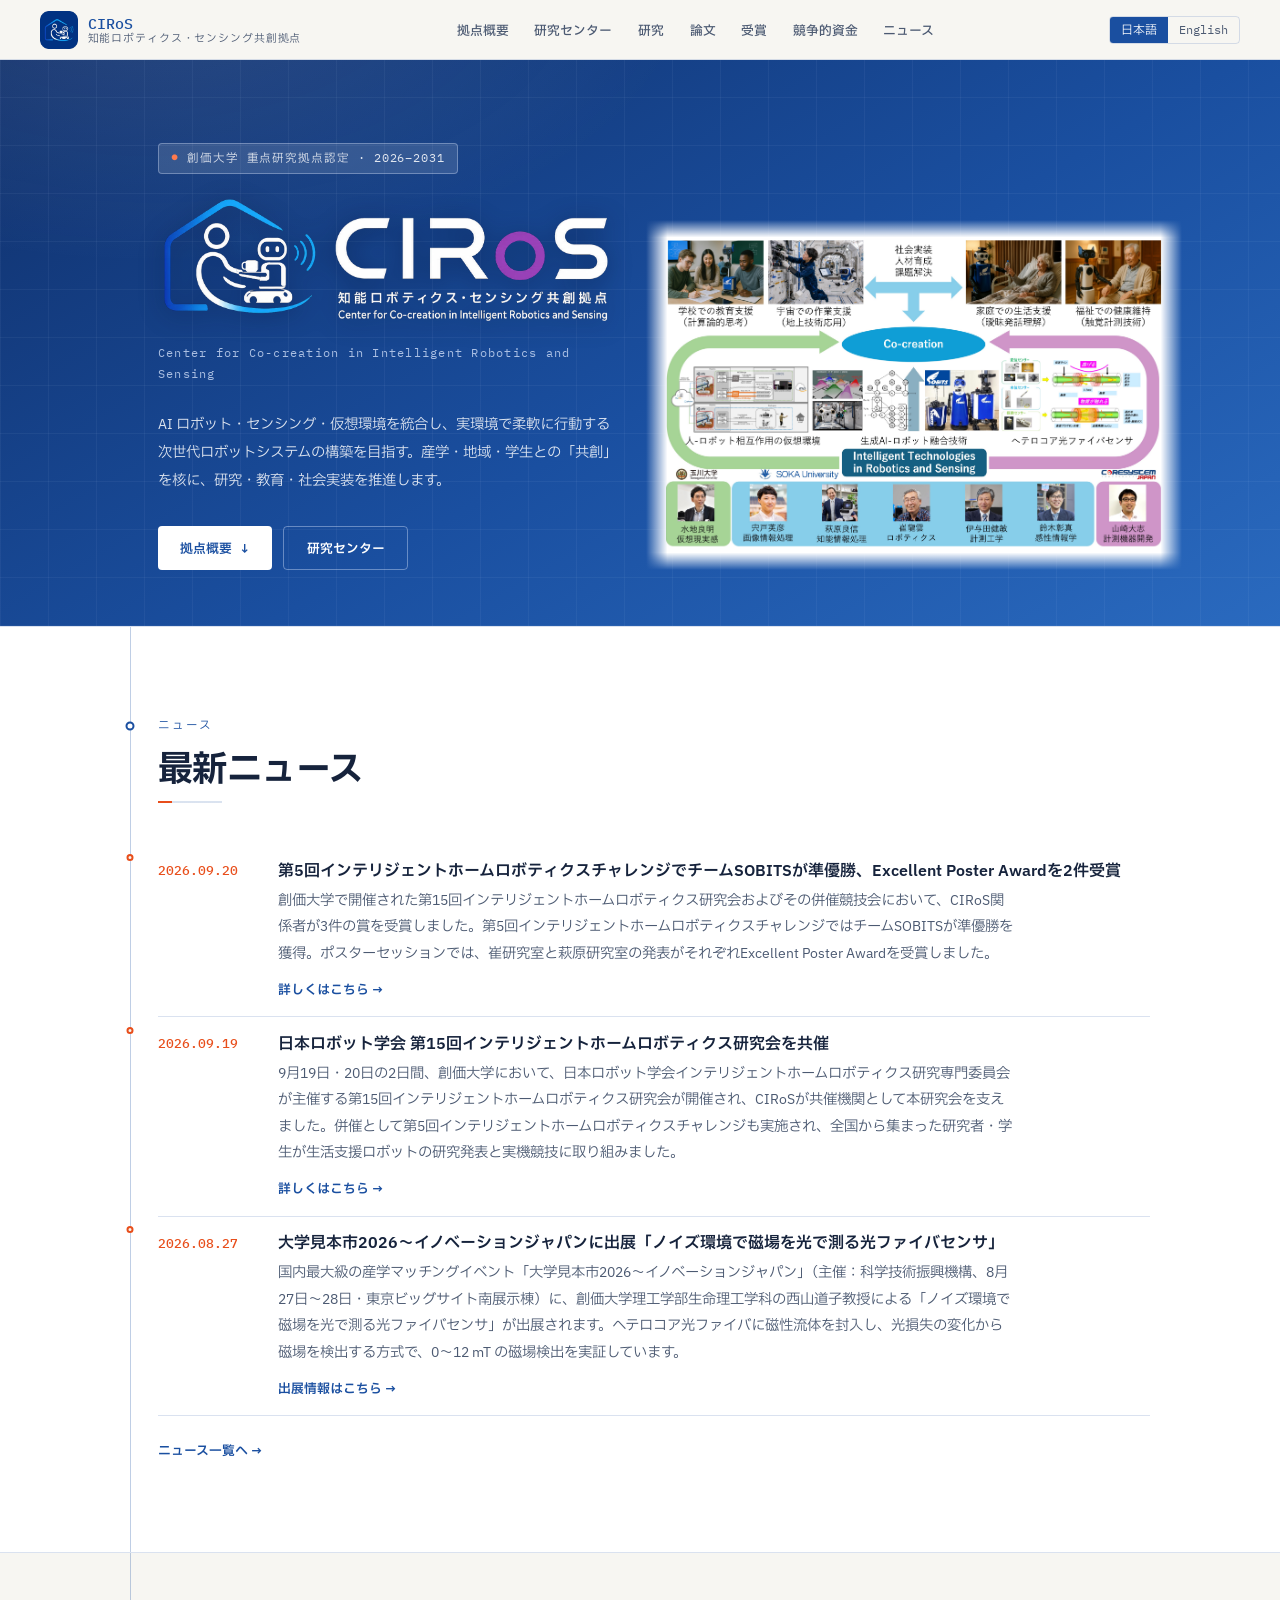
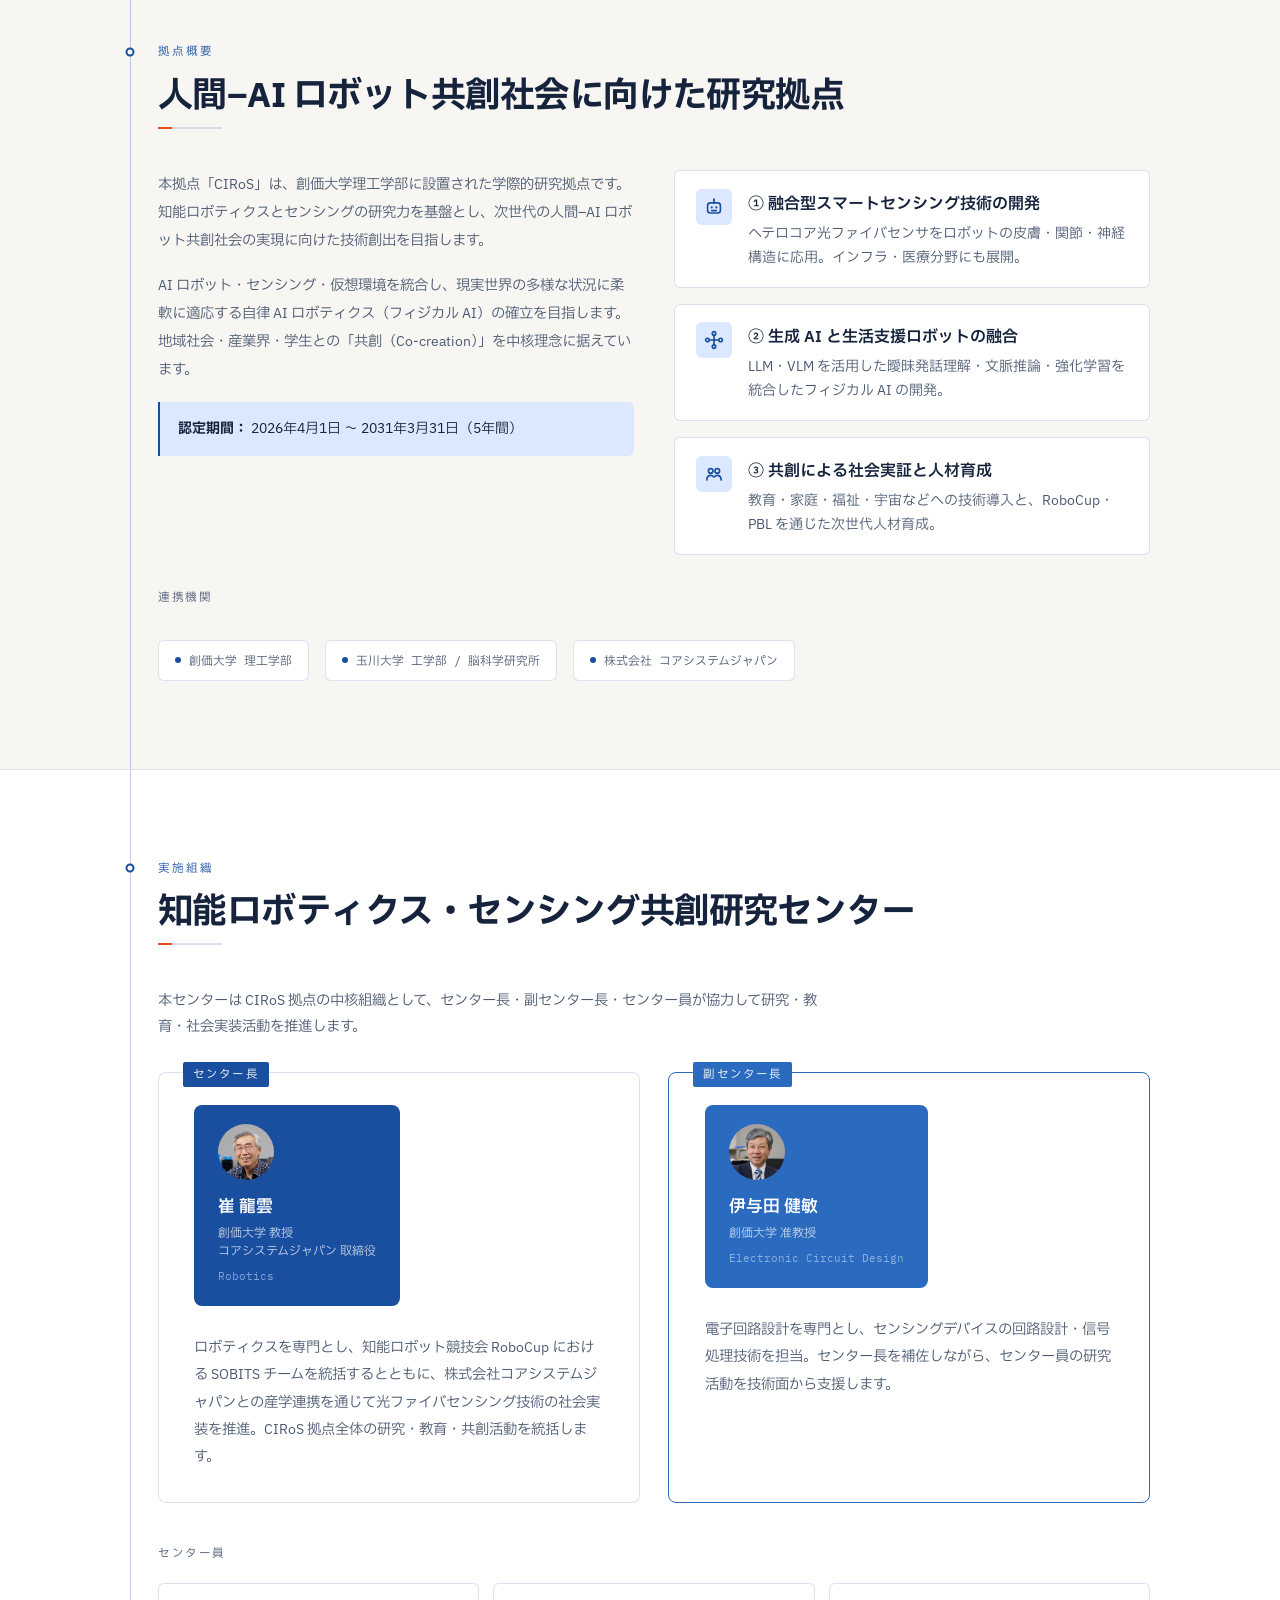
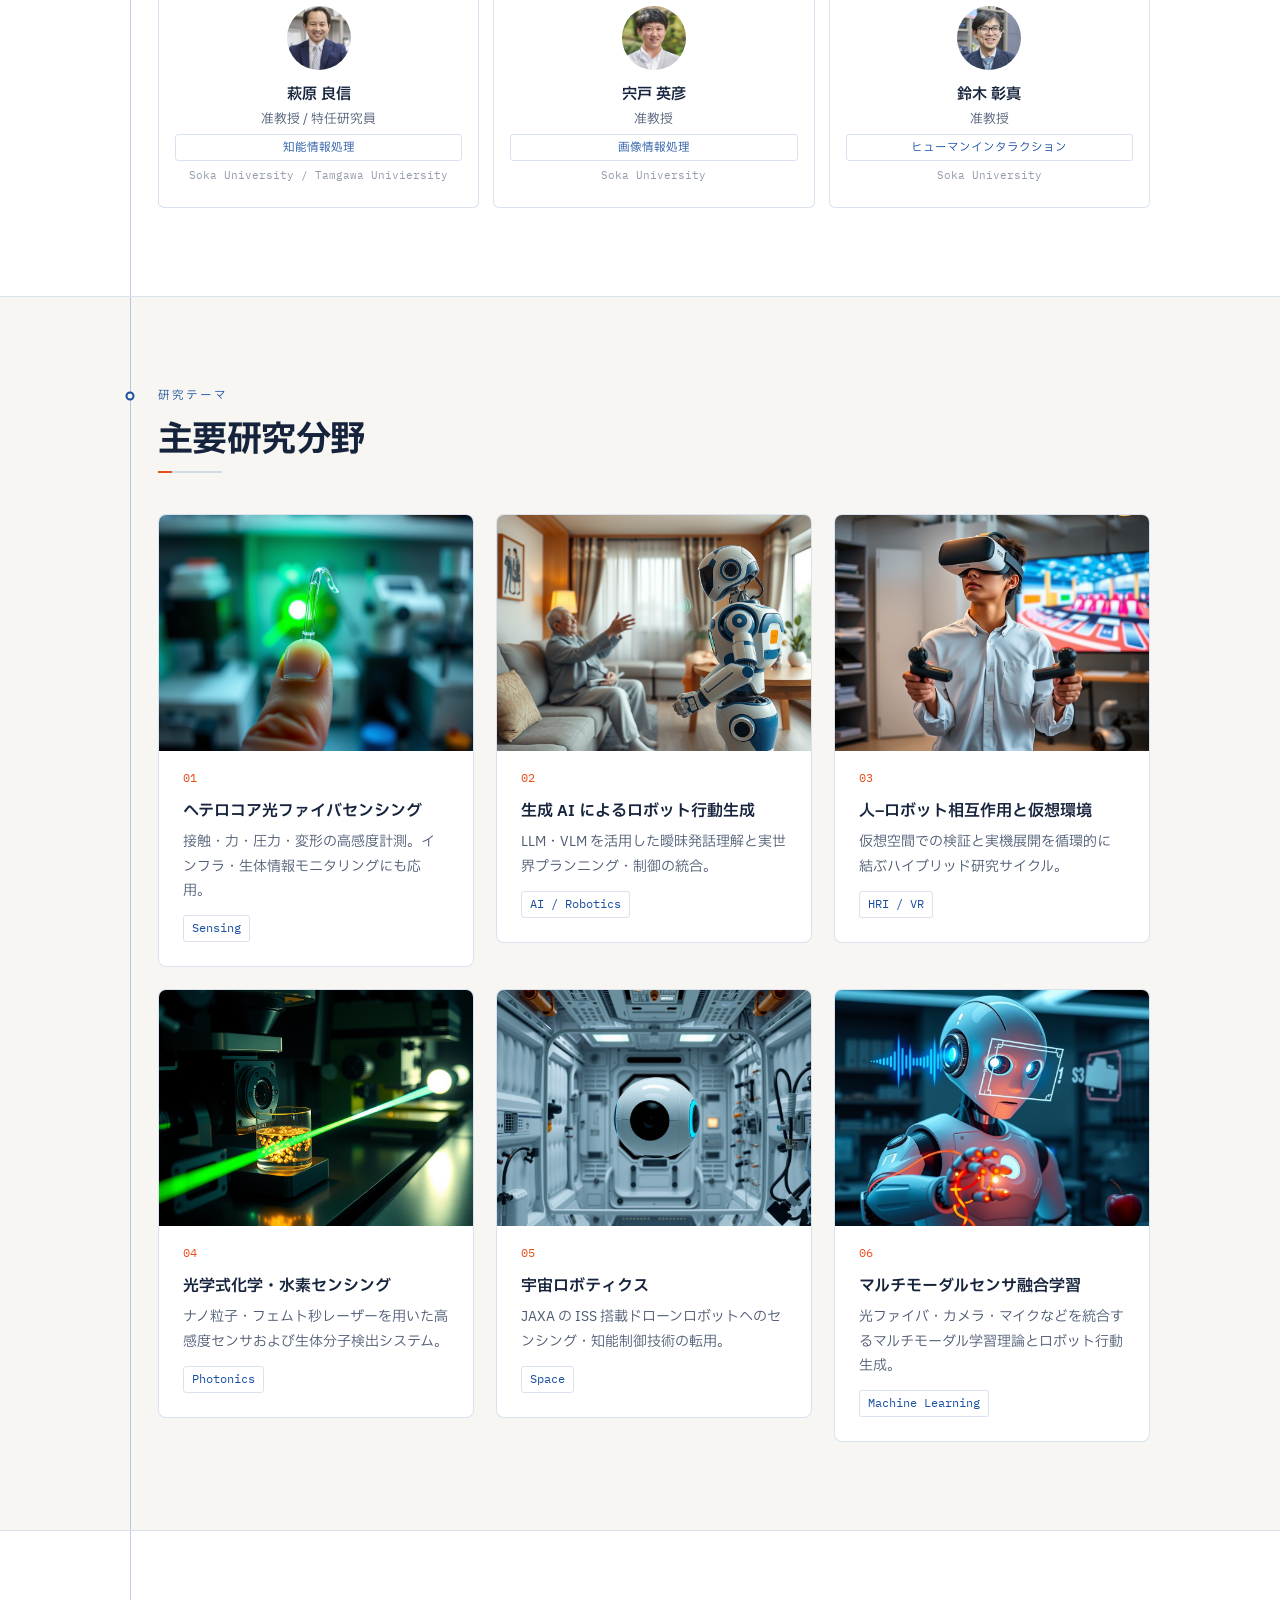
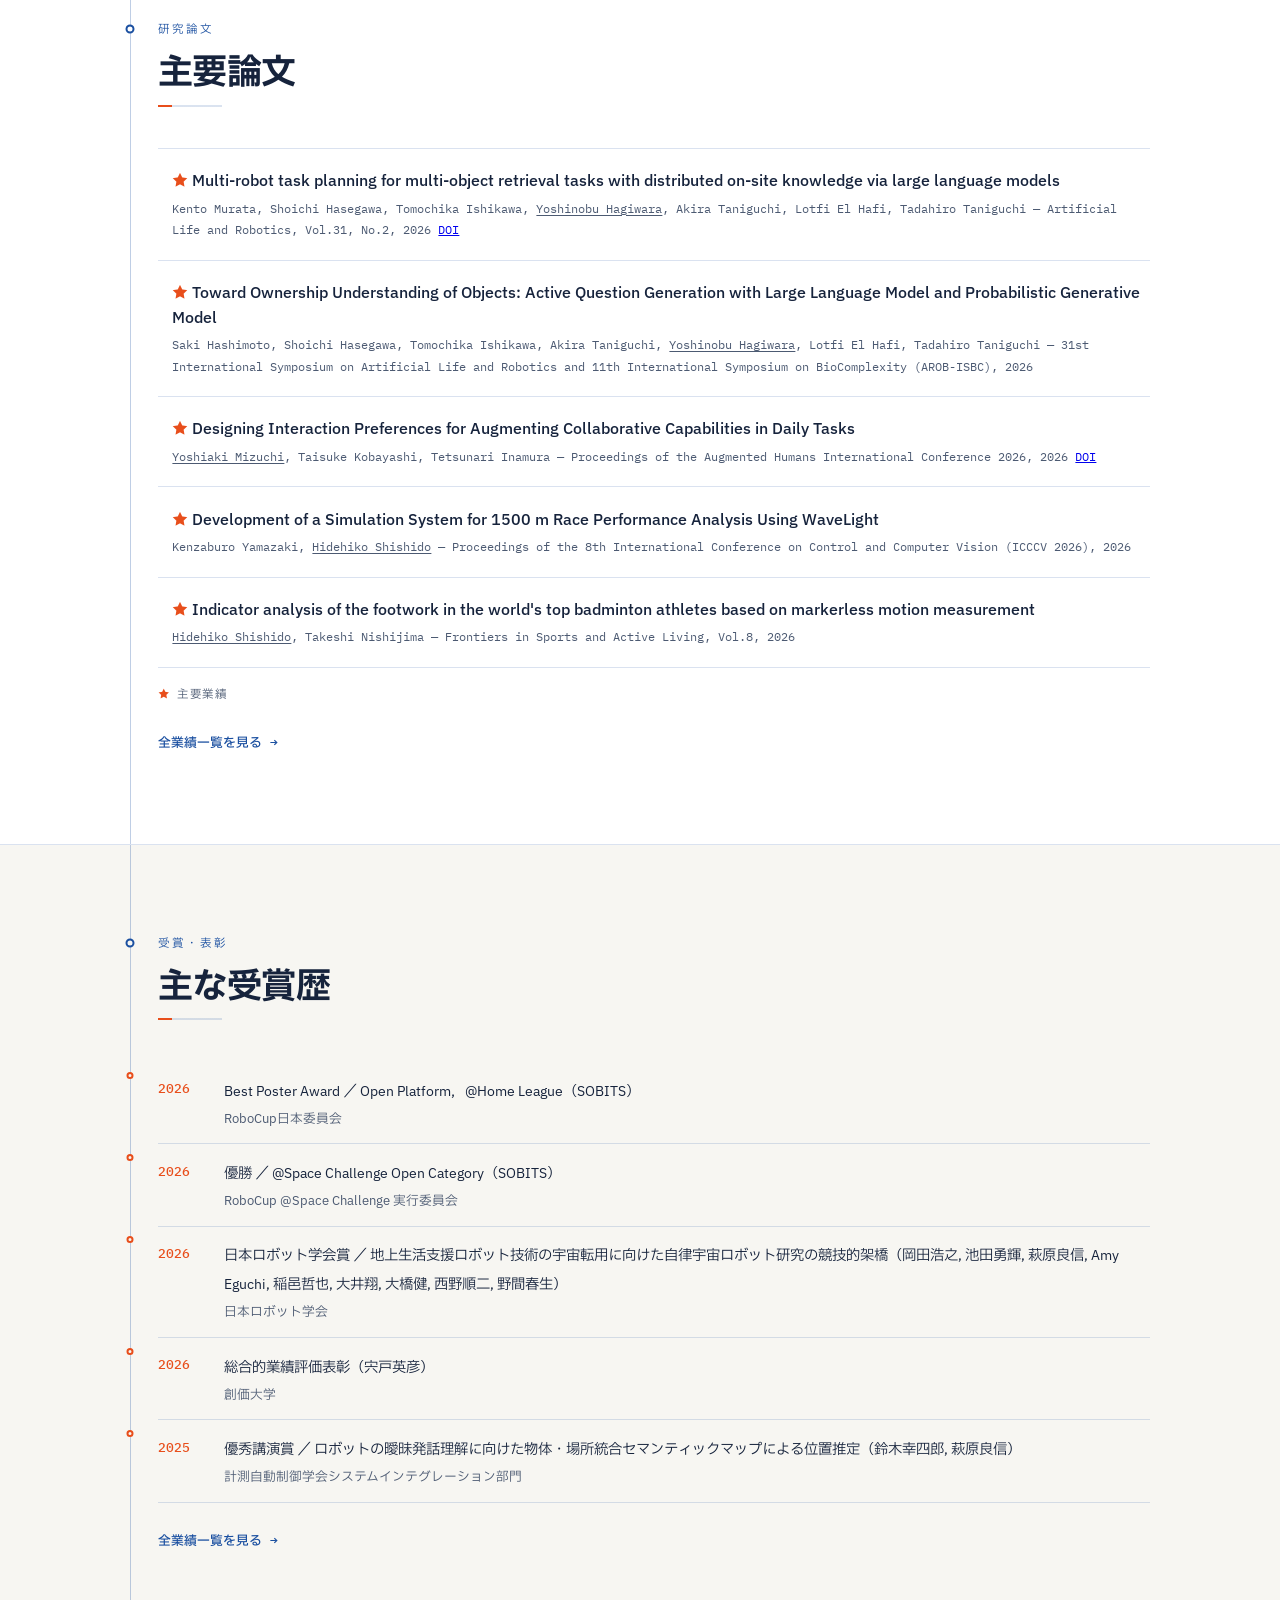
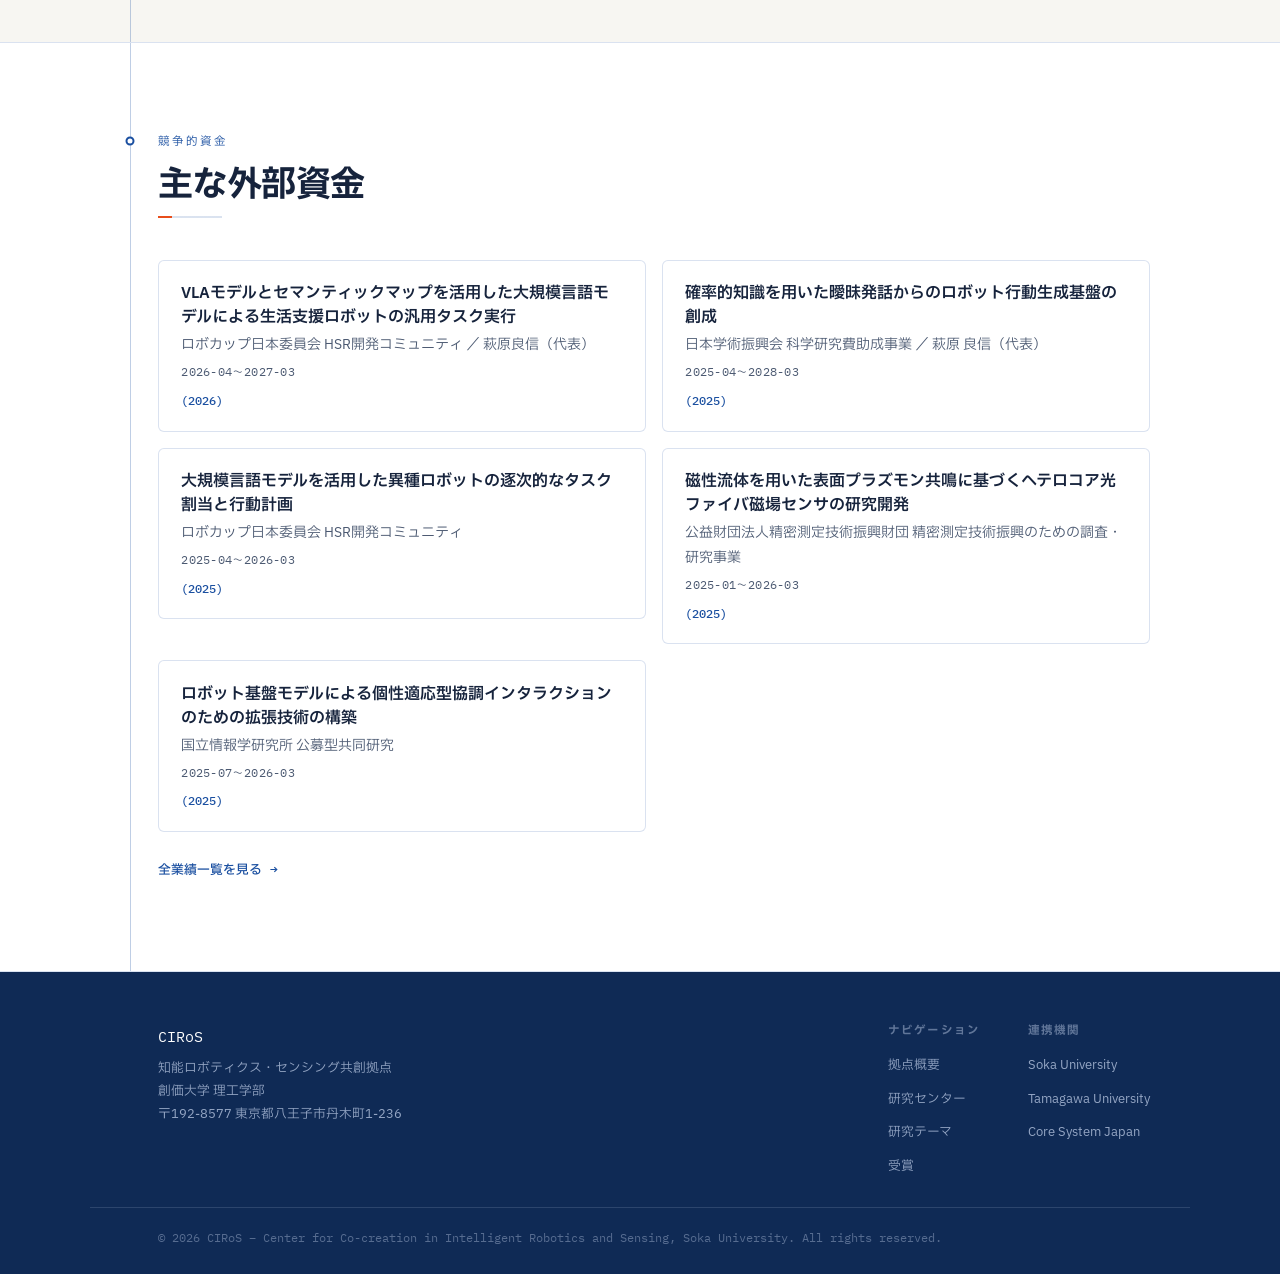
<file: index.html>
<!DOCTYPE html>
<html lang="ja">
<head>
  <meta charset="UTF-8">
  <meta name="viewport" content="width=device-width, initial-scale=1.0">
  <title>CIRoS – 知能ロボティクス・センシング共創拠点</title>

  <meta name="description" content="CIRoSは創価大学理工学部の重点研究拠点。AIロボット・センシング・仮想環境を統合し、人間とAIロボットが共創する社会の実現に向け研究・教育・社会実装を推進します。">
  <meta name="keywords" content="CIRoS,知能ロボティクス,センシング,共創拠点,創価大学,ヘテロコア光ファイバ,生成AI,フィジカルAI,RoboCup">
  <meta name="author" content="知能ロボティクス・センシング共創拠点（CIRoS）, 創価大学理工学部">
  <meta name="robots" content="index,follow">
  <meta name="theme-color" content="#1a4fa0">

  <link rel="preconnect" href="https://fonts.googleapis.com">
  <link href="https://fonts.googleapis.com/css2?family=IBM+Plex+Mono:wght@400;500&family=IBM+Plex+Sans+JP:wght@400;500;600;700&family=IBM+Plex+Sans:wght@400;500;600;700&display=swap" rel="stylesheet">
  <link rel="stylesheet" href="assets/css/styles.css">

    <link rel="canonical" href="https://ciros-soka.github.io/">
  <link rel="icon" type="image/svg+xml" href="favicon.svg">

  <meta property="og:title" content="CIRoS – 知能ロボティクス・センシング共創拠点">
  <meta property="og:description" content="創価大学理工学部の重点研究拠点。AIロボット・センシング・仮想環境を統合し、人間とAIロボットが共創する社会の実現を目指します。">
  <meta property="og:type" content="website">
  <meta property="og:url" content="https://ciros-soka.github.io/">
  <meta property="og:image" content="https://ciros-soka.github.io/assets/img/Overview.jpg">
  <meta property="og:locale" content="ja_JP">
  <meta property="og:locale:alternate" content="en_US">
  <meta property="og:site_name" content="CIRoS">

  <meta name="twitter:card" content="summary_large_image">
  <meta name="twitter:title" content="CIRoS – 知能ロボティクス・センシング共創拠点">
  <meta name="twitter:description" content="創価大学理工学部の重点研究拠点。AIロボット・センシング・仮想環境を統合し、人間とAIロボットが共創する社会の実現を目指します。">
  <meta name="twitter:image" content="https://ciros-soka.github.io/assets/img/Overview.jpg">
  
  <script type="application/ld+json">
  {
    "@context": "https://schema.org",
    "@type": "ResearchOrganization",
    "name": "知能ロボティクス・センシング共創拠点",
    "alternateName": "CIRoS",
    "url": "https://ciros-soka.github.io/",
    "logo": "https://ciros-soka.github.io/brand/logo_ciros_512.png",
    "image": "https://ciros-soka.github.io/assets/img/Overview.jpg",
    "description": "AIロボット・センシング・仮想環境を統合し、実環境で柔軟に行動する次世代ロボットシステムの構築を目指す創価大学理工学部の重点研究拠点。",
    "parentOrganization": {
      "@type": "CollegeOrUniversity",
      "name": "創価大学",
      "alternateName": "Soka University",
      "url": "https://www.soka.ac.jp"
    },
    "address": {
      "@type": "PostalAddress",
      "postalCode": "192-8577",
      "addressRegion": "東京都",
      "addressLocality": "八王子市",
      "streetAddress": "丹木町1-236",
      "addressCountry": "JP"
    },
    "member": [
      { "@type": "Person", "name": "崔龍雲", "jobTitle": "センター長 (Director)" },
      { "@type": "Person", "name": "伊与田健敏", "jobTitle": "副センター長 (Vice Director)" },
      { "@type": "Person", "name": "萩原良信", "jobTitle": "センター員 (Researcher)" },
      { "@type": "Person", "name": "宍戸英彦", "jobTitle": "センター員 (Researcher)" },
      { "@type": "Person", "name": "鈴木彰真", "jobTitle": "センター員 (Researcher)" }
    ],
    "foundingDate": "2026-04-01",
    "dissolutionDate": "2031-03-31"
  }
  </script>
  <!-- ==== /SEO ==== -->
  <script src="assets/js/renderer.js"></script>
<script>
  var GYOSEKI_OPTS = {
    url: 'data.json',
    targets: {
      publications: '#publications',
      fundings: '#grants',
      awards: '#awards'
    },
    lang: 'ja',
    maxItems: 5
  };
  GyosekiRenderer.init(GYOSEKI_OPTS);
</script>
</head>
<body>

<header>
  <nav aria-label="グローバルナビゲーション">
    <a class="nav-brand" href="#"><img class="nav-logo" src="favicon.svg" alt="CIRoS ロゴ"><div class="nb-txt">CIRoS<span lc="ja">知能ロボティクス・センシング共創拠点</span><span lc="en">Center for Co-creation in Intelligent Robotics &amp; Sensing</span></div></a>
    <button type="button" class="nav-toggle" id="navToggle" aria-expanded="false" aria-controls="navLinks" aria-label="メニューを開く">
      <span class="nav-toggle-bar"></span><span class="nav-toggle-bar"></span><span class="nav-toggle-bar"></span>
    </button>
    <ul class="nav-links" id="navLinks">
      <li><a href="#about"><span class="ij">拠点概要</span><span class="ie">About</span></a></li>
      <li><a href="#center"><span class="ij">研究センター</span><span class="ie">Center</span></a></li>
      <li><a href="#research"><span class="ij">研究</span><span class="ie">Research</span></a></li>
      <li><a href="#publications"><span class="ij">論文</span><span class="ie">Papers</span></a></li>
      <li><a href="#awards"><span class="ij">受賞</span><span class="ie">Awards</span></a></li>
      <li><a href="#grants"><span class="ij">競争的資金</span><span class="ie">Grants</span></a></li>
      <li><a href="news.html"><span class="ij">ニュース</span><span class="ie">News</span></a></li>
    </ul>
    <div class="lang-toggle">
      <button class="lang-btn active" onclick="setLang('ja')">日本語</button>
      <button class="lang-btn" onclick="setLang('en')">English</button>
    </div>
  </nav>
</header>

<main>

<div class="hero">
  <div class="hero-top">
    <div>
      <div class="hero-badge"><span lc="ja">創価大学 重点研究拠点認定 · 2026–2031</span><span lc="en">Designated Priority Research Hub, Soka University · 2026–2031</span></div>
      <h1 class="hero-title">
        <span class="hero-lockup-anim" role="img" aria-label="CIRoS - 知能ロボティクス・センシング共創拠点 / Center for Co-creation in Intelligent Robotics and Sensing"><img class="hl-base" src="brand/anim/lockup_base.webp" alt=""><img class="hl-part hl-robot" src="brand/anim/lockup_robot.webp" alt=""><img class="hl-part hl-cup" src="brand/anim/lockup_cup.webp" alt=""><img class="hl-part hl-waves" src="brand/anim/lockup_waves.webp" alt=""></span>
      </h1>
      <p class="hero-sub" lc="ja">Center for Co-creation in Intelligent Robotics and Sensing</p>
      <p class="hero-sub" lc="en">Priority Research Hub, Faculty of Science and Engineering, Soka University</p>
      <p class="hero-desc" lc="ja">AI ロボット・センシング・仮想環境を統合し、実環境で柔軟に行動する次世代ロボットシステムの構築を目指す。産学・地域・学生との「共創」を核に、研究・教育・社会実装を推進します。</p>
      <p class="hero-desc" lc="en">Integrating AI robotics, sensing, and virtual environments toward next-generation robotic systems — advancing research, education, and social implementation through co-creation.</p>
      <div class="hero-btns">
        <a href="#about" class="btn btn-w"><span lc="ja">拠点概要</span><span lc="en">About</span> ↓</a>
        <a href="#center" class="btn btn-ow"><span lc="ja">研究センター</span><span lc="en">Research Center</span></a>
      </div>
    </div>
    <div class="hero-img" lc="ja"><img src="assets/img/Overview.jpg" alt="CIRoS 概要図" loading="eager" fetchpriority="high"></div>
    <div class="hero-img" lc="en"><img src="assets/img/Overview_en.jpg" alt="CIRoS overview diagram" loading="lazy" decoding="async"></div>
  </div>
</div>

<!-- NEWS（新しい順） -->
<section id="news" class="white-section news-preview" aria-label="ニュース">
  <div class="container">
    <div class="slabel" lc="ja">ニュース</div><div class="slabel" lc="en">News</div>
    <h2 class="stitle" lc="ja">最新ニュース</h2><h2 class="stitle" lc="en">Latest News</h2>
    <div class="sdiv"></div>
    <!-- 新しい順に4件だけ載せる。全件とカテゴリ分類は news.html で管理する -->
    <ul class="alist">

      <li><article class="ai ni">
        <time class="ay" datetime="2026-09-20">2026.09.20</time>
        <div class="ni-body">
          <h3 class="ni-t" lc="ja">第5回インテリジェントホームロボティクスチャレンジでチームSOBITSが準優勝、Excellent Poster Awardを2件受賞</h3>
          <h3 class="ni-t" lc="en">Team SOBITS Takes Runner-up at the 5th Intelligent Home Robotics Challenge; Two Excellent Poster Awards</h3>
          <p class="ni-b" lc="ja">創価大学で開催された第15回インテリジェントホームロボティクス研究会およびその併催競技会において、CIRoS関係者が3件の賞を受賞しました。第5回インテリジェントホームロボティクスチャレンジではチームSOBITSが準優勝を獲得。ポスターセッションでは、崔研究室と萩原研究室の発表がそれぞれExcellent Poster Awardを受賞しました。</p>
          <p class="ni-b" lc="en">CIRoS-affiliated teams and members received three awards at the 15th Workshop on Intelligent Home Robotics and its co-located competition, held at Soka University. Team SOBITS placed second in the 5th Intelligent Home Robotics Challenge, and poster presentations from the Choi and Hagiwara laboratories each received an Excellent Poster Award.</p>
          <a class="ni-link" href="news/20260919-ihr15/article.html"><span lc="ja">詳しくはこちら →</span><span lc="en">Read more →</span></a>
        </div>
      </article></li>

      <li><article class="ai ni">
        <time class="ay" datetime="2026-09-19">2026.09.19</time>
        <div class="ni-body">
          <h3 class="ni-t" lc="ja">日本ロボット学会 第15回インテリジェントホームロボティクス研究会を共催</h3>
          <h3 class="ni-t" lc="en">CIRoS Co-hosts the 15th Workshop on Intelligent Home Robotics (RSJ)</h3>
          <p class="ni-b" lc="ja">9月19日・20日の2日間、創価大学において、日本ロボット学会インテリジェントホームロボティクス研究専門委員会が主催する第15回インテリジェントホームロボティクス研究会が開催され、CIRoSが共催機関として本研究会を支えました。併催として第5回インテリジェントホームロボティクスチャレンジも実施され、全国から集まった研究者・学生が生活支援ロボットの研究発表と実機競技に取り組みました。</p>
          <p class="ni-b" lc="en">On September 19–20, the 15th Workshop on Intelligent Home Robotics, organized by the Technical Committee on Intelligent Home Robotics of the Robotics Society of Japan, was held at Soka University with CIRoS serving as a co-host. The 5th Intelligent Home Robotics Challenge was held alongside it, bringing together researchers and students from across Japan for presentations and robot competition on assistive robotics.</p>
          <a class="ni-link" href="news/20260919-ihr15/article.html"><span lc="ja">詳しくはこちら →</span><span lc="en">Read more →</span></a>
        </div>
      </article></li>

      <li><article class="ai ni">
        <time class="ay" datetime="2026-08-27">2026.08.27</time>
        <div class="ni-body">
          <h3 class="ni-t" lc="ja">大学見本市2026〜イノベーションジャパンに出展「ノイズ環境で磁場を光で測る光ファイバセンサ」</h3>
          <h3 class="ni-t" lc="en">Exhibiting at University Fair 2026 – Innovation Japan: "Optical Fiber Sensor for Measuring Magnetic Fields with Light in Noisy Environments"</h3>
          <p class="ni-b" lc="ja">国内最大級の産学マッチングイベント「大学見本市2026〜イノベーションジャパン」（主催：科学技術振興機構、8月27日〜28日・東京ビッグサイト南展示棟）に、創価大学理工学部生命理工学科の西山道子教授による「ノイズ環境で磁場を光で測る光ファイバセンサ」が出展されます。ヘテロコア光ファイバに磁性流体を封入し、光損失の変化から磁場を検出する方式で、0〜12 mT の磁場検出を実証しています。</p>
          <p class="ni-b" lc="en">"Optical Fiber Sensor for Measuring Magnetic Fields with Light in Noisy Environments," developed by Professor Michiko Nishiyama of the Faculty of Science and Engineering, Soka University, will be exhibited at University Fair 2026 – Innovation Japan (organized by JST, August 27–28, Tokyo Big Sight), one of Japan's largest industry–academia matching events.</p>
          <a class="ni-link" href="https://innovationjapan.jst.go.jp/o002/" target="_blank" rel="noopener noreferrer"><span lc="ja">出展情報はこちら →</span><span lc="en">Exhibit details →</span></a>
        </div>
      </article></li>

      <li><article class="ai ni">
        <time class="ay" datetime="2026-08-07">2026.08.07</time>
        <div class="ni-body">
          <h3 class="ni-t" lc="ja">第1回センター委員会を開催</h3>
          <h3 class="ni-t" lc="en">The First Center Committee Meeting Was Held</h3>
          <p class="ni-b" lc="ja">創価大学理工学部に設置された知能ロボティクス・センシング共創研究センターの第1回センター委員会を開催しました。センター員5名が出席し、センターの設置経緯と体制、規定に定められた主な事業、重点研究拠点および重点研究推進プロジェクトとの関係、今後の活動計画について確認しました。</p>
          <p class="ni-b" lc="en">The first Center Committee meeting of the Research Center for Co-creation in Intelligent Robotics and Sensing was held at Soka University. All five center members attended and reviewed the center's structure, its principal activities, its relationship with the Priority Research Hub and the Priority Research Promotion Project, and the activity plan going forward.</p>
          <a class="ni-link" href="news/20260807-center-meeting-1/article.html"><span lc="ja">詳しくはこちら →</span><span lc="en">Read more →</span></a>
        </div>
      </article></li>


      

    </ul>
    <p style="margin-top: 1.2rem;"><a class="ni-link" href="news.html"><span lc="ja">ニュース一覧へ →</span><span lc="en">All news →</span></a></p>
  </div>
</section>

<!-- ABOUT -->
<section id="about" aria-label="拠点概要">
  <div class="container">
    <div class="slabel" lc="ja">拠点概要</div><div class="slabel" lc="en">About the Hub</div>
    <h2 class="stitle" lc="ja">人間–AI ロボット共創社会に向けた研究拠点</h2>
    <h2 class="stitle" lc="en">A Research Hub Toward a Human–AI Robotic Co-creation Society</h2>
    <div class="sdiv"></div>
    <div class="about-grid">
      <div>
        <p class="about-p" lc="ja">本拠点「CIRoS」は、創価大学理工学部に設置された学際的研究拠点です。知能ロボティクスとセンシングの研究力を基盤とし、次世代の人間–AI ロボット共創社会の実現に向けた技術創出を目指します。</p>
        <p class="about-p" lc="en">CIRoS is an interdisciplinary research hub established in the Faculty of Science and Technology at Soka University, driving technological innovation toward a next-generation human–AI robotic co-creation society.</p>
        <p class="about-p" lc="ja">AI ロボット・センシング・仮想環境を統合し、現実世界の多様な状況に柔軟に適応する自律 AI ロボティクス（フィジカル AI）の確立を目指します。地域社会・産業界・学生との「共創（Co-creation）」を中核理念に据えています。</p>
        <p class="about-p" lc="en">The hub pursues physical AI — autonomous systems adapting flexibly to diverse real-world situations. Co-creation with industry, communities, and students is a core principle.</p>
        <div class="notice">
          <strong lc="ja">認定期間：</strong><strong lc="en">Accreditation: </strong>
          <span lc="ja">2026年4月1日 〜 2031年3月31日（5年間）</span>
          <span lc="en">April 1, 2026 – March 31, 2031 (5 years)</span>
        </div>
      </div>
      <div class="feat-list">
        <div class="feat">
          <div class="feat-ic" aria-hidden="true"><svg viewBox="0 0 24 24" width="22" height="22" fill="none" stroke="currentColor" stroke-width="1.8" stroke-linecap="round" stroke-linejoin="round"><rect x="5" y="7.5" width="14" height="11" rx="3"/><path d="M12 7.5 V4.6"/><circle cx="12" cy="3.6" r="1.1" fill="currentColor" stroke="none"/><circle cx="9.5" cy="12.5" r="1.2" fill="currentColor" stroke="none"/><circle cx="14.5" cy="12.5" r="1.2" fill="currentColor" stroke="none"/><path d="M9.5 16 h5"/></svg></div>
          <div><div class="feat-t" lc="ja">① 融合型スマートセンシング技術の開発</div><div class="feat-t" lc="en">① Smart Sensing Integration</div><div class="feat-b" lc="ja">ヘテロコア光ファイバセンサをロボットの皮膚・関節・神経構造に応用。インフラ・医療分野にも展開。</div><div class="feat-b" lc="en">Hetero-core fiber optic sensors applied to robot skin, joints, and neural structures. Extended to infrastructure and medical fields.</div></div>
        </div>
        <div class="feat">
          <div class="feat-ic" aria-hidden="true"><svg viewBox="0 0 24 24" width="22" height="22" fill="none" stroke="currentColor" stroke-width="1.8" stroke-linecap="round" stroke-linejoin="round"><circle cx="12" cy="4.8" r="1.9"/><circle cx="4.8" cy="12" r="1.9"/><circle cx="19.2" cy="12" r="1.9"/><circle cx="12" cy="19.2" r="1.9"/><circle cx="12" cy="12" r="1.5" fill="currentColor" stroke="none"/><path d="M12 6.7 V10.5 M12 13.5 V17.3 M6.7 12 H10.5 M13.5 12 H17.3"/></svg></div>
          <div><div class="feat-t" lc="ja">② 生成 AI と生活支援ロボットの融合</div><div class="feat-t" lc="en">② Generative AI × Assistive Robots</div><div class="feat-b" lc="ja">LLM・VLM を活用した曖昧発話理解・文脈推論・強化学習を統合したフィジカル AI の開発。</div><div class="feat-b" lc="en">Integrating LLMs and VLMs for ambiguous speech understanding, contextual reasoning, and physical AI.</div></div>
        </div>
        <div class="feat">
          <div class="feat-ic" aria-hidden="true"><svg viewBox="0 0 24 24" width="22" height="22" fill="none" stroke="currentColor" stroke-width="1.8" stroke-linecap="round" stroke-linejoin="round"><circle cx="8.4" cy="8.6" r="2.5"/><path d="M4.2 18.6 c0-3.2 1.9-5.1 4.2-5.1 c1.3 0 2.4 .6 3.2 1.6"/><circle cx="15.6" cy="8.6" r="2.5"/><path d="M12.4 15.1 c.8-1 1.9-1.6 3.2-1.6 c2.3 0 4.2 1.9 4.2 5.1"/></svg></div>
          <div><div class="feat-t" lc="ja">③ 共創による社会実証と人材育成</div><div class="feat-t" lc="en">③ Social Implementation &amp; Education</div><div class="feat-b" lc="ja">教育・家庭・福祉・宇宙などへの技術導入と、RoboCup・PBL を通じた次世代人材育成。</div><div class="feat-b" lc="en">Deploying technology across education, home, welfare, and space, and nurturing researchers via RoboCup and PBL.</div></div>
        </div>
      </div>
    </div>
    <p class="partners-label" lc="ja">連携機関</p>
    <p class="partners-label" lc="en">Partner Institutions</p>
    <ul class="partners">
      <li class="partner-tag" lc="ja"><span class="dot" aria-hidden="true"></span>創価大学 理工学部</li>
      <li class="partner-tag" lc="en"><span class="dot" aria-hidden="true"></span>Soka University, Faculty of Science and Engineering</li>
      <li class="partner-tag" lc="ja"><span class="dot" aria-hidden="true"></span>玉川大学 工学部 / 脳科学研究所</li>
      <li class="partner-tag" lc="en"><span class="dot" aria-hidden="true"></span>Tamagawa University, College of Engineering / Brain Science Institute</li>
      <li class="partner-tag" lc="ja"><span class="dot" aria-hidden="true"></span>株式会社 コアシステムジャパン</li>
      <li class="partner-tag" lc="en"><span class="dot" aria-hidden="true"></span>Core System Japan Co., Ltd.</li>
    </ul>
  </div>
</section>

<!-- CENTER -->
<section id="center" class="white-section" aria-label="実施組織">
  <div class="container">
    <div class="slabel" lc="ja">実施組織</div><div class="slabel" lc="en">Implementing Organization</div>
    <h2 class="stitle" lc="ja">知能ロボティクス・センシング共創研究センター</h2>
    <h2 class="stitle" lc="en">Intelligent Robotics &amp; Sensing Co-creation Research Center</h2>
    <div class="sdiv"></div>
    <p class="lead-desc" lc="ja">本センターは CIRoS 拠点の中核組織として、センター長・副センター長・センター員が協力して研究・教育・社会実装活動を推進します。</p>
    <p class="lead-desc" lc="en">As the core organization of the CIRoS hub, the center drives research, education, and social implementation through the collaboration of its director, vice director, and researchers.</p>

    <div class="center-duo">
    <div class="center-box">
      <div class="center-box-label" lc="ja">センター長</div>
      <div class="center-box-label" lc="en">Director</div>
      <div class="lead-row">
        <div class="lead-card">
          <div class="lead-av"><img src="assets/img/choi.jpg" alt="崔 龍雲" loading="lazy" decoding="async" width="598" height="598"></div>
          <div class="lead-card-name">崔 龍雲</div>
          <div class="lead-card-role" lc="ja">創価大学 教授<br>コアシステムジャパン 取締役</div>
          <div class="lead-card-role" lc="en">Professor, Soka Univ.<br>Director, CoreSystem Japan</div>
          <div class="lead-card-tag">Robotics</div>
        </div>
        <div class="lead-bio">
          <span lc="ja">ロボティクスを専門とし、知能ロボット競技会 RoboCup における SOBITS チームを統括するとともに、株式会社コアシステムジャパンとの産学連携を通じて光ファイバセンシング技術の社会実装を推進。CIRoS 拠点全体の研究・教育・共創活動を統括します。</span>
          <span lc="en">Specializes in robotics, directing the SOBITS team at RoboCup while driving social implementation of fiber optic sensing technology through industry-academia collaboration with Core System Japan. Oversees all research, education, and co-creation activities of the CIRoS hub.</span>
        </div>
      </div>
    </div>

    <div class="center-box center-box--vice">
      <div class="center-box-label" lc="ja">副センター長</div>
      <div class="center-box-label" lc="en">Vice Director</div>
      <div class="lead-row">
        <div class="lead-card lead-card--vice">
          <div class="lead-av"><img src="assets/img/iyota.jpg" alt="伊与田 健敏" loading="lazy" decoding="async" width="1480" height="598"></div>
          <div class="lead-card-name">伊与田 健敏</div>
          <div class="lead-card-role" lc="ja">創価大学 准教授</div>
          <div class="lead-card-role" lc="en">Assoc. Prof., Soka Univ.</div>
          <div class="lead-card-tag">Electronic Circuit Design</div>
        </div>
        <div class="lead-bio">
          <span lc="ja">電子回路設計を専門とし、センシングデバイスの回路設計・信号処理技術を担当。センター長を補佐しながら、センター員の研究活動を技術面から支援します。</span>
          <span lc="en">Specializes in electronic circuit design, responsible for circuit design and signal processing for sensing devices. Plays a central role in implementing hetero-core fiber optic sensor systems, supporting the director and providing technical guidance to center researchers.</span>
        </div>
      </div>
    </div>
    </div>

    <div class="member-box">
      <div class="members-label" lc="ja">センター員</div>
      <div class="members-label" lc="en">Center Researchers</div>
      <ul class="member-row">
        <li><article class="mc"><div class="mc-av"><img src="assets/img/hagiwara.jpg" alt="萩原 良信" loading="lazy" decoding="async" width="596" height="596"></div><div class="mc-n">萩原 良信</div><div class="mc-r" lc="ja">准教授 / 特任研究員</div><div class="mc-r" lc="en">Assoc. Prof.</div><div class="mc-f" lc="ja">知能情報処理</div><div class="mc-f" lc="en">Intelligent Info.</div><div class="mc-inst">Soka University / Tamgawa Univiersity</div></article></li>
        <li><article class="mc"><div class="mc-av"><img src="assets/img/shishido.jpg" alt="宍戸 英彦" loading="lazy" decoding="async" width="596" height="596"></div><div class="mc-n">宍戸 英彦</div><div class="mc-r" lc="ja">准教授</div><div class="mc-r" lc="en">Assoc. Prof.</div><div class="mc-f" lc="ja">画像情報処理</div><div class="mc-f" lc="en">Image Processing</div><div class="mc-inst">Soka University</div></article></li>
        <li><article class="mc"><div class="mc-av"><img src="assets/img/suzuki.jpg" alt="鈴木 彰真" loading="lazy" decoding="async" width="1024" height="1024"></div><div class="mc-n">鈴木 彰真</div><div class="mc-r" lc="ja">准教授</div><div class="mc-r" lc="en">Assoc. Prof.</div><div class="mc-f" lc="ja">ヒューマンインタラクション</div><div class="mc-f" lc="en">Human Interaction</div><div class="mc-inst">Soka University</div></article></li>
      </ul>
    </div>
  </div>
</section>

<!-- RESEARCH -->
<section id="research" aria-label="研究テーマ">
  <div class="container">
    <div class="slabel" lc="ja">研究テーマ</div><div class="slabel" lc="en">Research Topics</div>
    <h2 class="stitle" lc="ja">主要研究分野</h2><h2 class="stitle" lc="en">Key Research Areas</h2>
    <div class="sdiv"></div>
    <ul class="rgrid">
      <li><article class="rc"><div class="rc-img"><img src="assets/img/r01_fiber.jpg" alt="ヘテロコア光ファイバセンサの実験イメージ" loading="lazy" width="1024" height="768"></div><div class="rc-n" aria-hidden="true">01</div><div class="rc-t" lc="ja">ヘテロコア光ファイバセンシング</div><div class="rc-t" lc="en">Hetero-core Fiber Optic Sensing</div><div class="rc-b" lc="ja">接触・力・圧力・変形の高感度計測。インフラ・生体情報モニタリングにも応用。</div><div class="rc-b" lc="en">High-sensitivity measurement of contact, force, pressure, deformation. Applied to infrastructure and biomedical monitoring.</div><span class="rc-tag">Sensing</span></article></li>
      <li><article class="rc"><div class="rc-img"><img src="assets/img/r02_genai.jpg" alt="生成AIで行動するサービスロボット" loading="lazy" width="1024" height="768"></div><div class="rc-n" aria-hidden="true">02</div><div class="rc-t" lc="ja">生成 AI によるロボット行動生成</div><div class="rc-t" lc="en">LLM-based Robot Action Generation</div><div class="rc-b" lc="ja">LLM・VLM を活用した曖昧発話理解と実世界プランニング・制御の統合。</div><div class="rc-b" lc="en">Integration of LLMs/VLMs for ambiguous speech understanding and real-world planning and control.</div><span class="rc-tag">AI / Robotics</span></article></li>
      <li><article class="rc"><div class="rc-img"><img src="assets/img/r03_hri_vr.jpg" alt="VR仮想環境と実機ロボットの連携" loading="lazy" width="1024" height="768"></div><div class="rc-n" aria-hidden="true">03</div><div class="rc-t" lc="ja">人–ロボット相互作用と仮想環境</div><div class="rc-t" lc="en">Human-Robot Interaction &amp; VR</div><div class="rc-b" lc="ja">仮想空間での検証と実機展開を循環的に結ぶハイブリッド研究サイクル。</div><div class="rc-b" lc="en">Hybrid cycle linking virtual validation with real-robot deployment.</div><span class="rc-tag">HRI / VR</span></article></li>
      <li><article class="rc"><div class="rc-img"><img src="assets/img/r04_optical_chem.jpg" alt="フェムト秒レーザーによる光学化学センシング" loading="lazy" width="1024" height="768"></div><div class="rc-n" aria-hidden="true">04</div><div class="rc-t" lc="ja">光学式化学・水素センシング</div><div class="rc-t" lc="en">Optical Chemical &amp; Hydrogen Sensing</div><div class="rc-b" lc="ja">ナノ粒子・フェムト秒レーザーを用いた高感度センサおよび生体分子検出システム。</div><div class="rc-b" lc="en">Highly sensitive optical sensors using nanoparticles and femtosecond lasers for hydrogen and biomolecule detection.</div><span class="rc-tag">Photonics</span></article></li>
      <li><article class="rc"><div class="rc-img"><img src="assets/img/r05_space.jpg" alt="ISS内を飛行する球体ドローンロボット" loading="lazy" width="1024" height="768"></div><div class="rc-n" aria-hidden="true">05</div><div class="rc-t" lc="ja">宇宙ロボティクス</div><div class="rc-t" lc="en">Space Robotics</div><div class="rc-b" lc="ja">JAXA の ISS 搭載ドローンロボットへのセンシング・知能制御技術の転用。</div><div class="rc-b" lc="en">Transfer of sensing and intelligent control technology to JAXA's ISS drone robot.</div><span class="rc-tag">Space</span></article></li>
      <li><article class="rc"><div class="rc-img"><img src="assets/img/r06_multimodal.jpg" alt="マルチモーダルセンサを備えたロボット" loading="lazy" width="1024" height="768"></div><div class="rc-n" aria-hidden="true">06</div><div class="rc-t" lc="ja">マルチモーダルセンサ融合学習</div><div class="rc-t" lc="en">Multimodal Sensor Fusion</div><div class="rc-b" lc="ja">光ファイバ・カメラ・マイクなどを統合するマルチモーダル学習理論とロボット行動生成。</div><div class="rc-b" lc="en">Multimodal learning theory integrating fiber optic, camera, and microphone data for robot behavior generation.</div><span class="rc-tag">Machine Learning</span></article></li>
    </ul>
  </div>
</section>

<!-- PUBLICATIONS -->
<section id="publications" class="white-section" aria-label="研究論文">
  <div class="container">
    <div class="slabel" lc="ja">研究論文</div><div class="slabel" lc="en">Publications</div>
    <h2 class="stitle" lc="ja">主要論文</h2><h2 class="stitle" lc="en">Selected Papers</h2>
    <div class="sdiv"></div>
    <ul class="plist">
      <li><article class="pi"><div><cite class="pt">Characteristics of split-step skills of the world's top athletes in badminton</cite><div class="pa">H. Shishido, T. Nishijima — PLOS ONE, Vol.20, No.1, 2025</div></div></article></li>
      <li><article class="pi"><div><cite class="pt">Hetero-core fiber optic pH sensor coated with Au nanoparticles immobilized in pH-sensitive polymer multilayers</cite><div class="pa">D. Banerjee, K. Watanabe, A. Seki, M. Nishiyama — Optics Express, 2025</div></div></article></li>
      <li><article class="pi"><div><cite class="pt">Neural DensityDistance Fields</cite><div class="pa">I. Ueda, Y. Fukuhara, H. Kataoka, H. Aizawa, H. Shishido, I. Kitahara — ECCV 2022 (acceptance rate 28%)</div></div></article></li>
      <li><article class="pi"><div><cite class="pt">Multiagent Multimodal Categorization for Symbol Emergence: Emergent Communication via Interpersonal Crossmodal Inference</cite><div class="pa">Y. Hagiwara, K. Furukawa, A. Taniguchi, T. Taniguchi — Advanced Robotics, Vol.36, 2022</div></div></article></li>
      <li><article class="pi"><div><cite class="pt">Evaluation of an online human-robot interaction competition platform based on virtual reality – case study in RCAP2021</cite><div class="pa">Y. Mizuchi, H. Yamada, T. Inamura — Advanced Robotics, Vol.37, 2022</div></div></article></li>
    </ul>
    <p class="all-link"><a href="achievements.html#publications-all"><span lc="ja">全業績一覧を見る →</span><span lc="en">View all achievements →</span></a></p>
  </div>
</section>

<!-- AWARDS -->
<section id="awards" aria-label="受賞・表彰">
  <div class="container">
    <div class="slabel" lc="ja">受賞・表彰</div><div class="slabel" lc="en">Awards &amp; Recognition</div>
    <h2 class="stitle" lc="ja">主な受賞歴</h2><h2 class="stitle" lc="en">Selected Awards</h2>
    <div class="sdiv"></div>
    <ul class="alist">
      <li><article class="ai"><time class="ay" datetime="2025">2025</time><span class="at" lc="ja">日本ロボット学会賞 ／ 「ロボカップ＠ホーム Kachaka Challenge の創出」</span><span class="at" lc="en">RSJ Award — "Creation of RoboCup @Home Kachaka Challenge" (Hagiwara et al.)</span></article></li>
      <li><article class="ai"><time class="ay" datetime="2025">2025</time><span class="at" lc="ja">RoboCup JapanOpen 2025 @Home — Domestic Standard Platform Beginners 優勝・Kachaka Challenge 優勝・Best Poster Award</span><span class="at" lc="en">RoboCup JapanOpen 2025 @Home — 1st Place (Domestic SP Beginners), 1st Place (Kachaka Challenge), Best Poster Award (SOBITS)</span></article></li>
      <li><article class="ai"><time class="ay" datetime="2024">2024</time><span class="at" lc="ja">Best Paper Award, IEEE IRC 2024 — "Real-World Instance-Specific Image Goal Navigation: Bridging Domain Gaps via Contrastive Learning"</span><span class="at" lc="en">Best Paper Award, IEEE IRC 2024 — "Real-World Instance-Specific Image Goal Navigation…" (Sakaguchi et al.)</span></article></li>
      <li><article class="ai"><time class="ay" datetime="2024">2024</time><span class="at" lc="ja">Franklin V. Taylor Memorial Award (Best Paper), IEEE SMC 2024 — "Pointing Frame Estimation with Audio-Visual Time Series Data…"</span><span class="at" lc="en">Franklin V. Taylor Memorial Award (Best Paper), IEEE SMC 2024 — "Pointing Frame Estimation with Audio-Visual Time Series Data…" (Nakagawa et al.)</span></article></li>
      <li><article class="ai"><time class="ay" datetime="2024">2024</time><span class="at" lc="ja">RoboCup JapanOpen 2024 @Home — Simulation Open Platform 優勝・Open Platform 優勝・Best Poster Award（SOBITS）</span><span class="at" lc="en">RoboCup JapanOpen 2024 @Home — 1st Place (Simulation Open Platform), 1st Place (Open Platform), Best Poster Award (SOBITS)</span></article></li>
      <li><article class="ai"><time class="ay" datetime="2023">2023</time><span class="at" lc="ja">人工知能学会賞 ／ SIGVerse HRI 競議会システム基盤の実装と運営</span><span class="at" lc="en">JSAI Award — Implementation and operation of SIGVerse HRI competition platform (Inamura, Mizuchi, Yamada)</span></article></li>
      <li><article class="ai"><time class="ay" datetime="2023">2023</time><span class="at" lc="ja">Best Paper Award, IEEE/SICE SII 2023 — "Inferring Place-Object Relationships by Integrating Probabilistic Logic…"</span><span class="at" lc="en">Best Paper Award, IEEE/SICE SII 2023 — "Inferring Place-Object Relationships by Integrating Probabilistic Logic…" (Hasegawa et al.)</span></article></li>
    </ul>
    <p class="all-link"><a href="achievements.html#awards-all"><span lc="ja">全業績一覧を見る →</span><span lc="en">View all achievements →</span></a></p>
  </div>
</section>

<!-- GRANTS -->
<section id="grants" class="white-section" aria-label="競争的資金">
  <div class="container">
    <div class="slabel" lc="ja">競争的資金</div><div class="slabel" lc="en">Competitive Funding</div>
    <h2 class="stitle" lc="ja">主な外部資金</h2><h2 class="stitle" lc="en">Major External Funding</h2>
    <div class="sdiv"></div>
    <ul class="ggrid">
      <li><article class="gi"><div class="gn" lc="ja">インフラの環境要因を見える化する光ファイバセンサ IoT の実用化</div><div class="gn" lc="en">Fiber Optic Sensor IoT for Infrastructure Monitoring</div><div class="gm" lc="ja">福島県 地域復興実用化開発等促進事業費補助金 ／ コアシステムジャパン（代表）</div><div class="gm" lc="en">Fukushima Prefecture / Core System Japan (Lead)</div><div class="ga">(<time datetime="2025">2025</time>)</div></article></li>
      <li><article class="gi"><div class="gn" lc="ja">水環境インフラ点検に資する省電力オール光ファイバ水位計測システム</div><div class="gn" lc="en">Low-Power All-Fiber Water Level Measurement for Infrastructure</div><div class="gm" lc="ja">経済産業省 G-Tech ／ 西山道子（代表）</div><div class="gm" lc="en">METI G-Tech Program / Nishiyama Michiko (PI)</div><div class="ga">(<time datetime="2022">2022</time>)</div></article></li>
      <li><article class="gi"><div class="gn" lc="ja">確率的知識を用いた曖昧発話からのロボット行動生成基盤の創成（基盤C）</div><div class="gn" lc="en">Robot Action Generation from Ambiguous Speech via Probabilistic Knowledge (Kakenhi-C)</div><div class="gm" lc="ja">科研費 基盤研究（C）／ 萩原良信（代表） <time datetime="2025">2025</time>年採択</div><div class="gm" lc="en">KAKENHI (C) / Hagiwara Yoshinobu (PI), <time datetime="2025">2025</time></div><div class="ga">科研費 基盤C</div></article></li>
      <li><article class="gi"><div class="gn" lc="ja">フェムト秒レーザー加工分光セルを用いる生体分子検出システムの開発（基盤C）</div><div class="gn" lc="en">Biomolecule Detection via Femtosecond Laser Spectroscopy Cells (Kakenhi-C)</div><div class="gm" lc="ja">科研費 基盤研究（C）／ 窪寺昌一（代表） <time datetime="2024">2024</time>年採択</div><div class="gm" lc="en">KAKENHI (C) / Kubodera Shoichi (PI), <time datetime="2024">2024</time></div><div class="ga">科研費 基盤C</div></article></li>
      <li><article class="gi"><div class="gn" lc="ja">低炭素社会に貢献する水素航空機のためのマルチモーダル光ファイバセンサ（基盤C）</div><div class="gn" lc="en">Multimodal Fiber Optic Sensors for Hydrogen Aircraft (Kakenhi-C)</div><div class="gm" lc="ja">科研費 基盤研究（C）／ 西山道子（代表） <time datetime="2022">2022</time>年採択</div><div class="gm" lc="en">KAKENHI (C) / Nishiyama Michiko (PI), <time datetime="2022">2022</time></div><div class="ga">科研費 基盤C</div></article></li>
      <li><article class="gi"><div class="gn" lc="ja">対話行動の品質評価におけるユーザの価値観推定手法の確立</div><div class="gn" lc="en">User Value Estimation in Dialogue Quality Evaluation</div><div class="gm" lc="ja">栢森情報科学振興財団 ／ 水地良明（代表）<time datetime="2024">2024</time>年</div><div class="gm" lc="en">Kayamori Foundation / Mizuchi Yoshiaki (PI), <time datetime="2024">2024</time></div><div class="ga">(<time datetime="2024">2024</time>)</div></article></li>
    </ul>
    <p class="all-link"><a href="achievements.html#grants-all"><span lc="ja">全業績一覧を見る →</span><span lc="en">View all achievements →</span></a></p>
  </div>
</section>

</main>

<footer>
  <div class="fi">
    <div>
      <div class="fb">CIRoS</div>
      <address class="fs" lc="ja">知能ロボティクス・センシング共創拠点<br>創価大学 理工学部<br>〒192-8577 東京都八王子市丹木町1-236</address>
      <address class="fs" lc="en">Center for Co-creation in Intelligent Robotics and Sensing<br>Faculty of Science and Technology, Soka University<br>1-236 Tangi-machi, Hachioji, Tokyo 192-8577, Japan</address>
    </div>
    <div class="f-cols">
      <div class="fc">
        <h4 lc="ja">ナビゲーション</h4><h4 lc="en">Navigation</h4>
        <ul>
          <li><a href="#about" lc="ja">拠点概要</a><a href="#about" lc="en">About</a></li>
          <li><a href="#center" lc="ja">研究センター</a><a href="#center" lc="en">Center</a></li>
          <li><a href="#research" lc="ja">研究テーマ</a><a href="#research" lc="en">Research</a></li>
          <li><a href="#awards" lc="ja">受賞</a><a href="#awards" lc="en">Awards</a></li>
        </ul>
      </div>
      <div class="fc">
        <h4 lc="ja">連携機関</h4><h4 lc="en">Partners</h4>
        <ul>
          <li><a href="https://www.soka.ac.jp" target="_blank">Soka University</a></li>
          <li><a href="https://www.tamagawa.ac.jp" target="_blank">Tamagawa University</a></li>
          <li><a href="https://core-system.jp" target="_blank">Core System Japan</a></li>
        </ul>
      </div>
    </div>
  </div>
  <div class="fbot">© 2026 CIRoS – Center for Co-creation in Intelligent Robotics and Sensing, Soka University. All rights reserved.</div>
</footer>

<script>
  function setLang(lang) {
    document.body.classList.toggle('en', lang === 'en');
    document.querySelectorAll('.lang-btn').forEach(b => {
      b.classList.toggle('active', b.textContent.trim() === (lang === 'ja' ? '日本語' : 'English'));
    });
    // 業績セクションを選択言語で再レンダリング（en欠落時はrenderer側でjaへフォールバック）
    if (window.GyosekiRenderer && GYOSEKI_OPTS.lang !== lang) {
      GYOSEKI_OPTS.lang = lang;
      GyosekiRenderer.init(GYOSEKI_OPTS);
    }
  }

  (function () {
    var toggle = document.getElementById('navToggle');
    var links = document.getElementById('navLinks');
    if (!toggle || !links) return;
    toggle.addEventListener('click', function () {
      var open = links.classList.toggle('is-open');
      toggle.setAttribute('aria-expanded', open ? 'true' : 'false');
      toggle.setAttribute('aria-label', open ? 'メニューを閉じる' : 'メニューを開く');
    });
    links.querySelectorAll('a').forEach(function (a) {
      a.addEventListener('click', function () {
        links.classList.remove('is-open');
        toggle.setAttribute('aria-expanded', 'false');
        toggle.setAttribute('aria-label', 'メニューを開く');
      });
    });
  })();
</script>
</body>
</html>
</file>
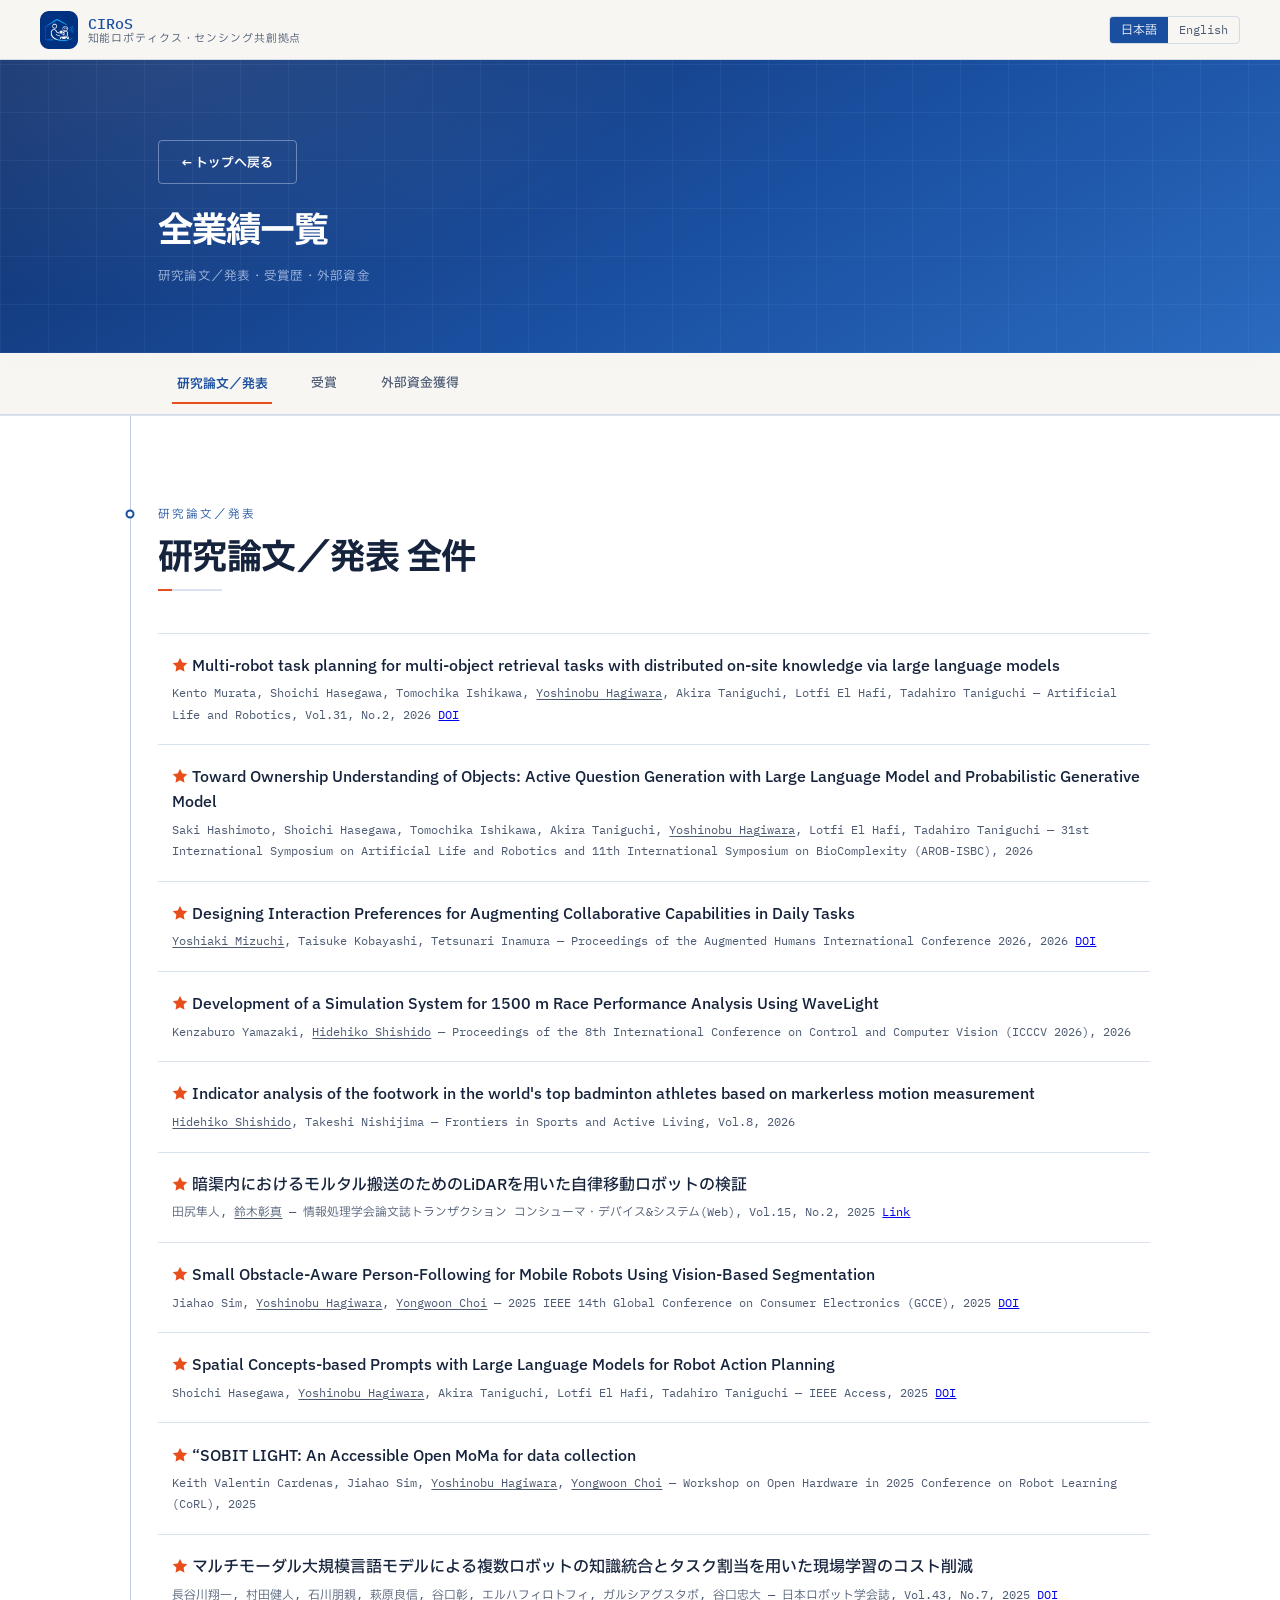
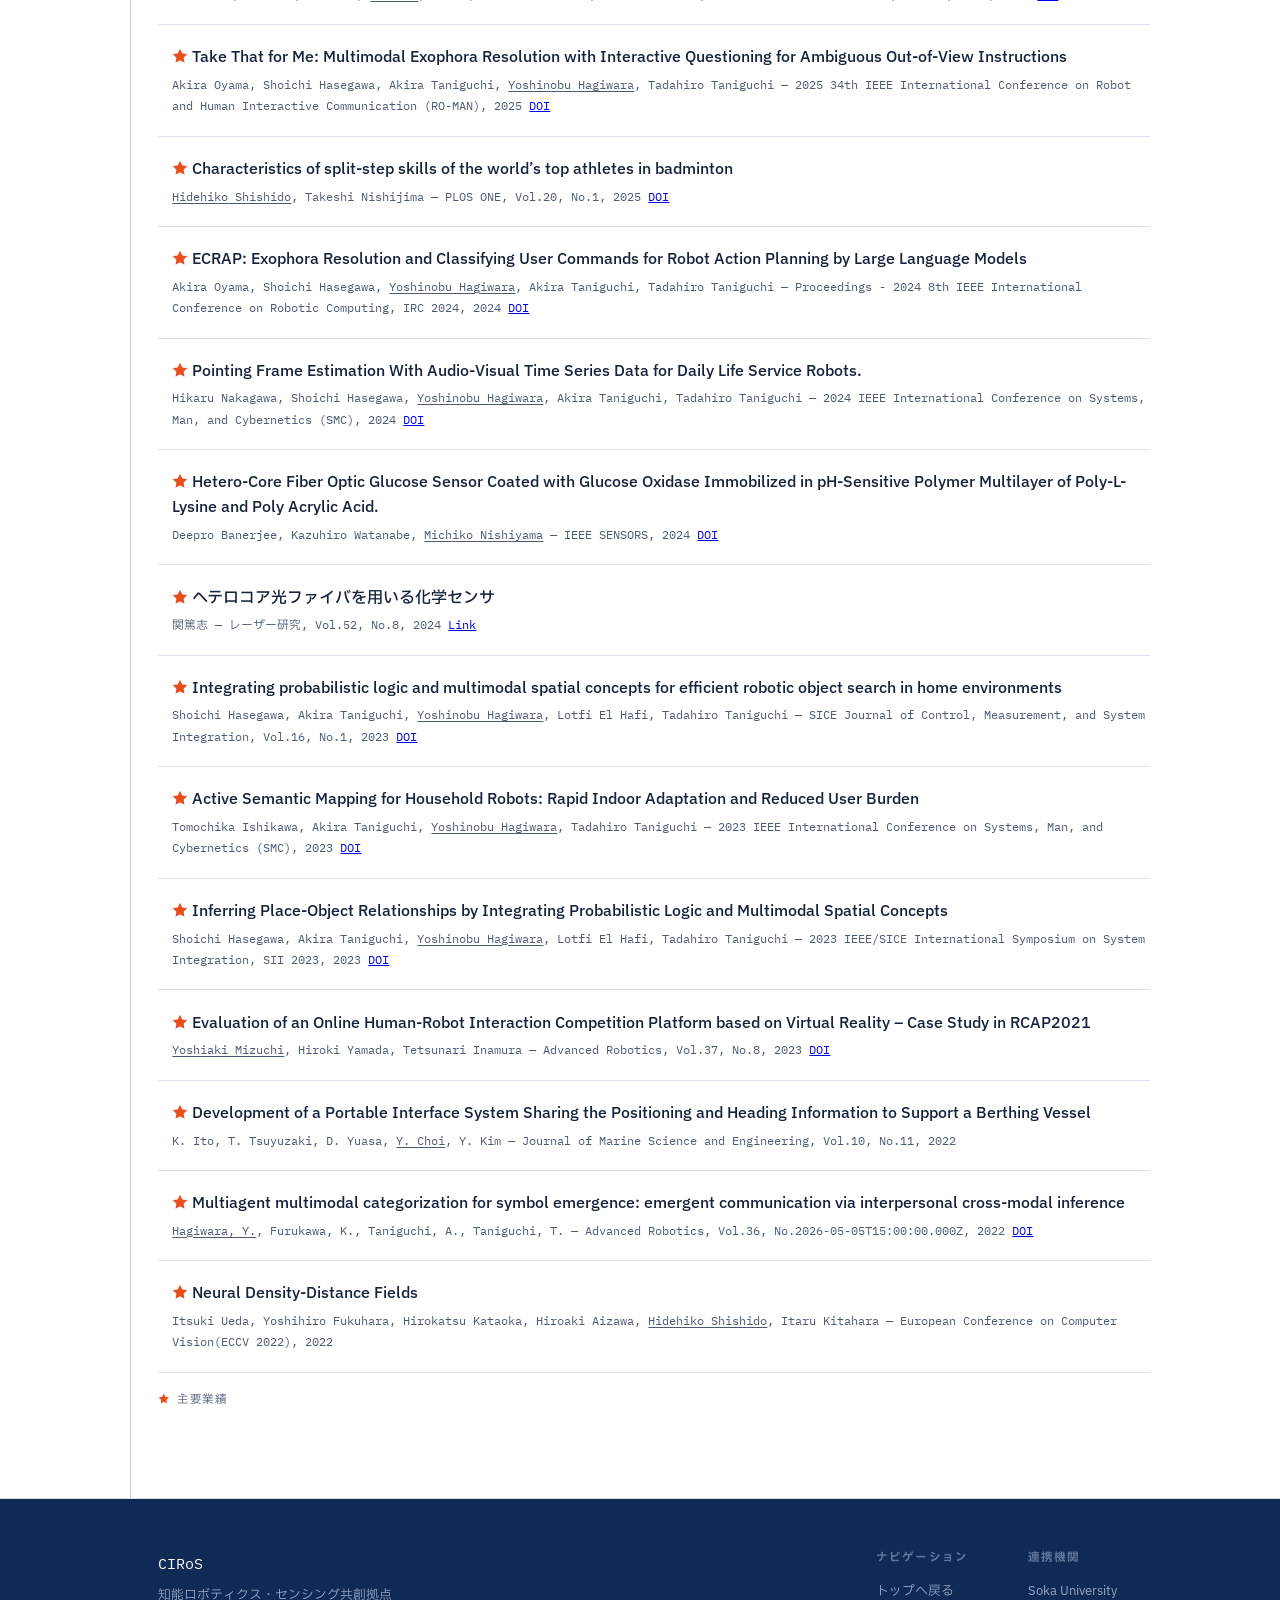
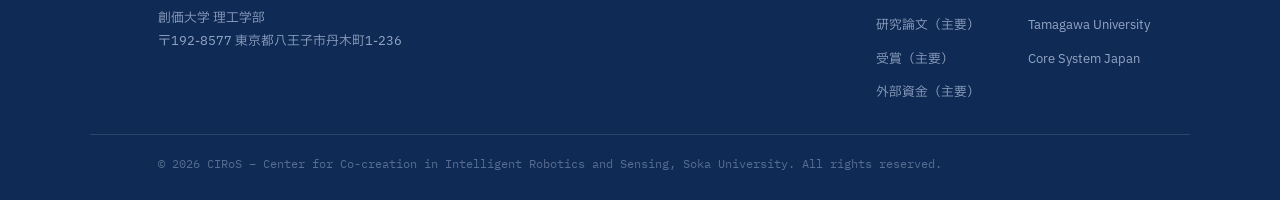
<file: achievements.html>
<!DOCTYPE html>
<html lang="ja">
<head>
  <meta charset="UTF-8">
  <meta name="viewport" content="width=device-width, initial-scale=1.0">
  <title>全業績一覧 | CIRoS - 創価大学</title>

  <meta name="description" content="CIRoS（創価大学理工学部 知能ロボティクス・センシング共創拠点）の全業績一覧。過去5年に限定しない研究論文・受賞歴・外部資金の全件を掲載しています。">
  <meta name="keywords" content="CIRoS,知能ロボティクス,センシング,共創拠点,創価大学,業績一覧,論文,受賞,外部資金">
  <meta name="author" content="知能ロボティクス・センシング共創拠点（CIRoS）, 創価大学理工学部">
  <meta name="robots" content="index,follow">
  <meta name="theme-color" content="#1a4fa0">

  <link rel="preconnect" href="https://fonts.googleapis.com">
  <link href="https://fonts.googleapis.com/css2?family=IBM+Plex+Mono:wght@400;500&family=IBM+Plex+Sans+JP:wght@400;500;600;700&family=IBM+Plex+Sans:wght@400;500;600;700&display=swap" rel="stylesheet">
  <link rel="stylesheet" href="assets/css/styles.css">

    <link rel="canonical" href="https://ciros-soka.github.io/achievements.html">
  <link rel="icon" type="image/svg+xml" href="favicon.svg">

  <meta property="og:title" content="全業績一覧 | CIRoS - 創価大学">
  <meta property="og:description" content="CIRoS の研究論文・受賞歴・外部資金の全件一覧（5年フィルタなし）。">
  <meta property="og:type" content="website">
  <meta property="og:url" content="https://ciros-soka.github.io/achievements.html">
  <meta property="og:image" content="https://ciros-soka.github.io/assets/img/Overview.jpg">
  <meta property="og:locale" content="ja_JP">
  <meta property="og:locale:alternate" content="en_US">
  <meta property="og:site_name" content="CIRoS">

  <meta name="twitter:card" content="summary_large_image">
  <meta name="twitter:title" content="全業績一覧 | CIRoS - 創価大学">
  <meta name="twitter:description" content="CIRoS の研究論文・受賞歴・外部資金の全件一覧（5年フィルタなし）。">
  <meta name="twitter:image" content="https://ciros-soka.github.io/assets/img/Overview.jpg">

  <script src="assets/js/renderer.js"></script>
<script>
  var GYOSEKI_OPTS = {
    url: 'data-all.json',
    targets: {
      publications: '#publications-all',
      fundings: '#grants-all',
      awards: '#awards-all'
    },
    lang: 'ja'
  };
  GyosekiRenderer.init(GYOSEKI_OPTS);
</script>
</head>
<body>

<header>
  <nav aria-label="グローバルナビゲーション">
    <a class="nav-brand" href="index.html"><img class="nav-logo" src="favicon.svg" alt="CIRoS ロゴ"><div class="nb-txt">CIRoS<span>知能ロボティクス・センシング共創拠点</span></div></a>
    <div class="lang-toggle">
      <button class="lang-btn active" onclick="setLang('ja')">日本語</button>
      <button class="lang-btn" onclick="setLang('en')">English</button>
    </div>
  </nav>
</header>

<main>

<div class="hero" style="padding-bottom: 1px;">
  <div class="hero-top" style="grid-template-columns: 1fr; padding-bottom: 2.5rem;">
    <div>
      <a href="index.html" class="btn btn-ow" style="margin-bottom: 1.4rem;">
        <span lc="ja">← トップへ戻る</span><span lc="en">← Back to Home</span>
      </a>
      <h1 class="hero-title" style="font-size: var(--fs-h2);">
        <span lc="ja">全業績一覧</span>
        <span lc="en">All Achievements</span>
      </h1>
      <p class="hero-sub" lc="ja">研究論文／発表・受賞歴・外部資金</p>
      <p class="hero-sub" lc="en">Papers &amp; presentations, awards, and external funding</p>
    </div>
  </div>
</div>

<!-- TABS -->
<div class="tabbar-wrap">
  <div class="container tabbar" role="tablist" aria-label="業績カテゴリ">
    <button type="button" class="tab-btn active" id="tab-btn-publications" role="tab" aria-selected="true" aria-controls="publications-all" onclick="selectTab('publications-all')">
      <span lc="ja">研究論文／発表</span><span lc="en">Papers &amp; Presentations</span>
    </button>
    <button type="button" class="tab-btn" id="tab-btn-awards" role="tab" aria-selected="false" aria-controls="awards-all" onclick="selectTab('awards-all')">
      <span lc="ja">受賞</span><span lc="en">Awards</span>
    </button>
    <button type="button" class="tab-btn" id="tab-btn-grants" role="tab" aria-selected="false" aria-controls="grants-all" onclick="selectTab('grants-all')">
      <span lc="ja">外部資金獲得</span><span lc="en">External Funding</span>
    </button>
  </div>
</div>

<!-- PUBLICATIONS (ALL) -->
<section id="publications-all" class="white-section" aria-label="研究論文／発表 全件" role="tabpanel" aria-labelledby="tab-btn-publications">
  <div class="container">
    <div class="slabel" lc="ja">研究論文／発表</div><div class="slabel" lc="en">Papers &amp; Presentations</div>
    <h2 class="stitle" lc="ja">研究論文／発表 全件</h2><h2 class="stitle" lc="en">All Papers &amp; Presentations</h2>
    <div class="sdiv"></div>
    <ul class="plist">
      <li><p class="gyoseki-empty" lc="ja">準備中</p><p class="gyoseki-empty" lc="en">Coming soon</p></li>
    </ul>
  </div>
</section>

<!-- AWARDS (ALL) -->
<section id="awards-all" aria-label="受賞・表彰 全件" role="tabpanel" aria-labelledby="tab-btn-awards" style="display:none;">
  <div class="container">
    <div class="slabel" lc="ja">受賞・表彰</div><div class="slabel" lc="en">Awards &amp; Recognition</div>
    <h2 class="stitle" lc="ja">受賞・表彰 全件</h2><h2 class="stitle" lc="en">All Awards</h2>
    <div class="sdiv"></div>
    <ul class="alist">
      <li><p class="gyoseki-empty" lc="ja">準備中</p><p class="gyoseki-empty" lc="en">Coming soon</p></li>
    </ul>
  </div>
</section>

<!-- GRANTS (ALL) -->
<section id="grants-all" class="white-section" aria-label="外部資金 全件" role="tabpanel" aria-labelledby="tab-btn-grants" style="display:none;">
  <div class="container">
    <div class="slabel" lc="ja">外部資金</div><div class="slabel" lc="en">External Funding</div>
    <h2 class="stitle" lc="ja">外部資金 全件</h2><h2 class="stitle" lc="en">All External Funding</h2>
    <div class="sdiv"></div>
    <ul class="ggrid">
      <li><p class="gyoseki-empty" lc="ja">準備中</p><p class="gyoseki-empty" lc="en">Coming soon</p></li>
    </ul>
  </div>
</section>

</main>

<footer>
  <div class="fi">
    <div>
      <div class="fb">CIRoS</div>
      <address class="fs" lc="ja">知能ロボティクス・センシング共創拠点<br>創価大学 理工学部<br>〒192-8577 東京都八王子市丹木町1-236</address>
      <address class="fs" lc="en">Center for Co-creation in Intelligent Robotics and Sensing<br>Faculty of Science and Technology, Soka University<br>1-236 Tangi-machi, Hachioji, Tokyo 192-8577, Japan</address>
    </div>
    <div class="f-cols">
      <div class="fc">
        <h4 lc="ja">ナビゲーション</h4><h4 lc="en">Navigation</h4>
        <ul>
          <li><a href="index.html" lc="ja">トップへ戻る</a><a href="index.html" lc="en">Back to Home</a></li>
          <li><a href="index.html#publications" lc="ja">研究論文（主要）</a><a href="index.html#publications" lc="en">Publications (Selected)</a></li>
          <li><a href="index.html#awards" lc="ja">受賞（主要）</a><a href="index.html#awards" lc="en">Awards (Selected)</a></li>
          <li><a href="index.html#grants" lc="ja">外部資金（主要）</a><a href="index.html#grants" lc="en">Funding (Selected)</a></li>
        </ul>
      </div>
      <div class="fc">
        <h4 lc="ja">連携機関</h4><h4 lc="en">Partners</h4>
        <ul>
          <li><a href="https://www.soka.ac.jp" target="_blank">Soka University</a></li>
          <li><a href="https://www.tamagawa.ac.jp" target="_blank">Tamagawa University</a></li>
          <li><a href="https://core-system.jp" target="_blank">Core System Japan</a></li>
        </ul>
      </div>
    </div>
  </div>
  <div class="fbot">© 2026 CIRoS – Center for Co-creation in Intelligent Robotics and Sensing, Soka University. All rights reserved.</div>
</footer>

<script>
  function setLang(lang) {
    document.body.classList.toggle('en', lang === 'en');
    document.querySelectorAll('.lang-btn').forEach(b => {
      b.classList.toggle('active', b.textContent.trim() === (lang === 'ja' ? '日本語' : 'English'));
    });
    // 業績リストを選択言語で再レンダリング（en欠落時はrenderer側でjaへフォールバック）
    if (window.GyosekiRenderer && GYOSEKI_OPTS.lang !== lang) {
      GYOSEKI_OPTS.lang = lang;
      GyosekiRenderer.init(GYOSEKI_OPTS);
    }
  }

  var TAB_IDS = ['publications-all', 'awards-all', 'grants-all'];

  function selectTab(id, opts) {
    opts = opts || {};
    TAB_IDS.forEach(function (sectionId) {
      var section = document.getElementById(sectionId);
      var btn = document.getElementById('tab-btn-' + sectionId.replace('-all', ''));
      var active = sectionId === id;
      if (section) {
        section.style.display = active ? '' : 'none';
      }
      if (btn) {
        btn.classList.toggle('active', active);
        btn.setAttribute('aria-selected', active ? 'true' : 'false');
      }
    });
    if (!opts.skipHistory && typeof history !== 'undefined' && history.replaceState) {
      history.replaceState(null, '', '#' + id);
    }
  }

  (function initTabFromHash() {
    var hash = (location.hash || '').replace('#', '');
    var initial = TAB_IDS.indexOf(hash) !== -1 ? hash : 'publications-all';
    selectTab(initial, { skipHistory: true });
  })();
</script>
</body>
</html>
</file>
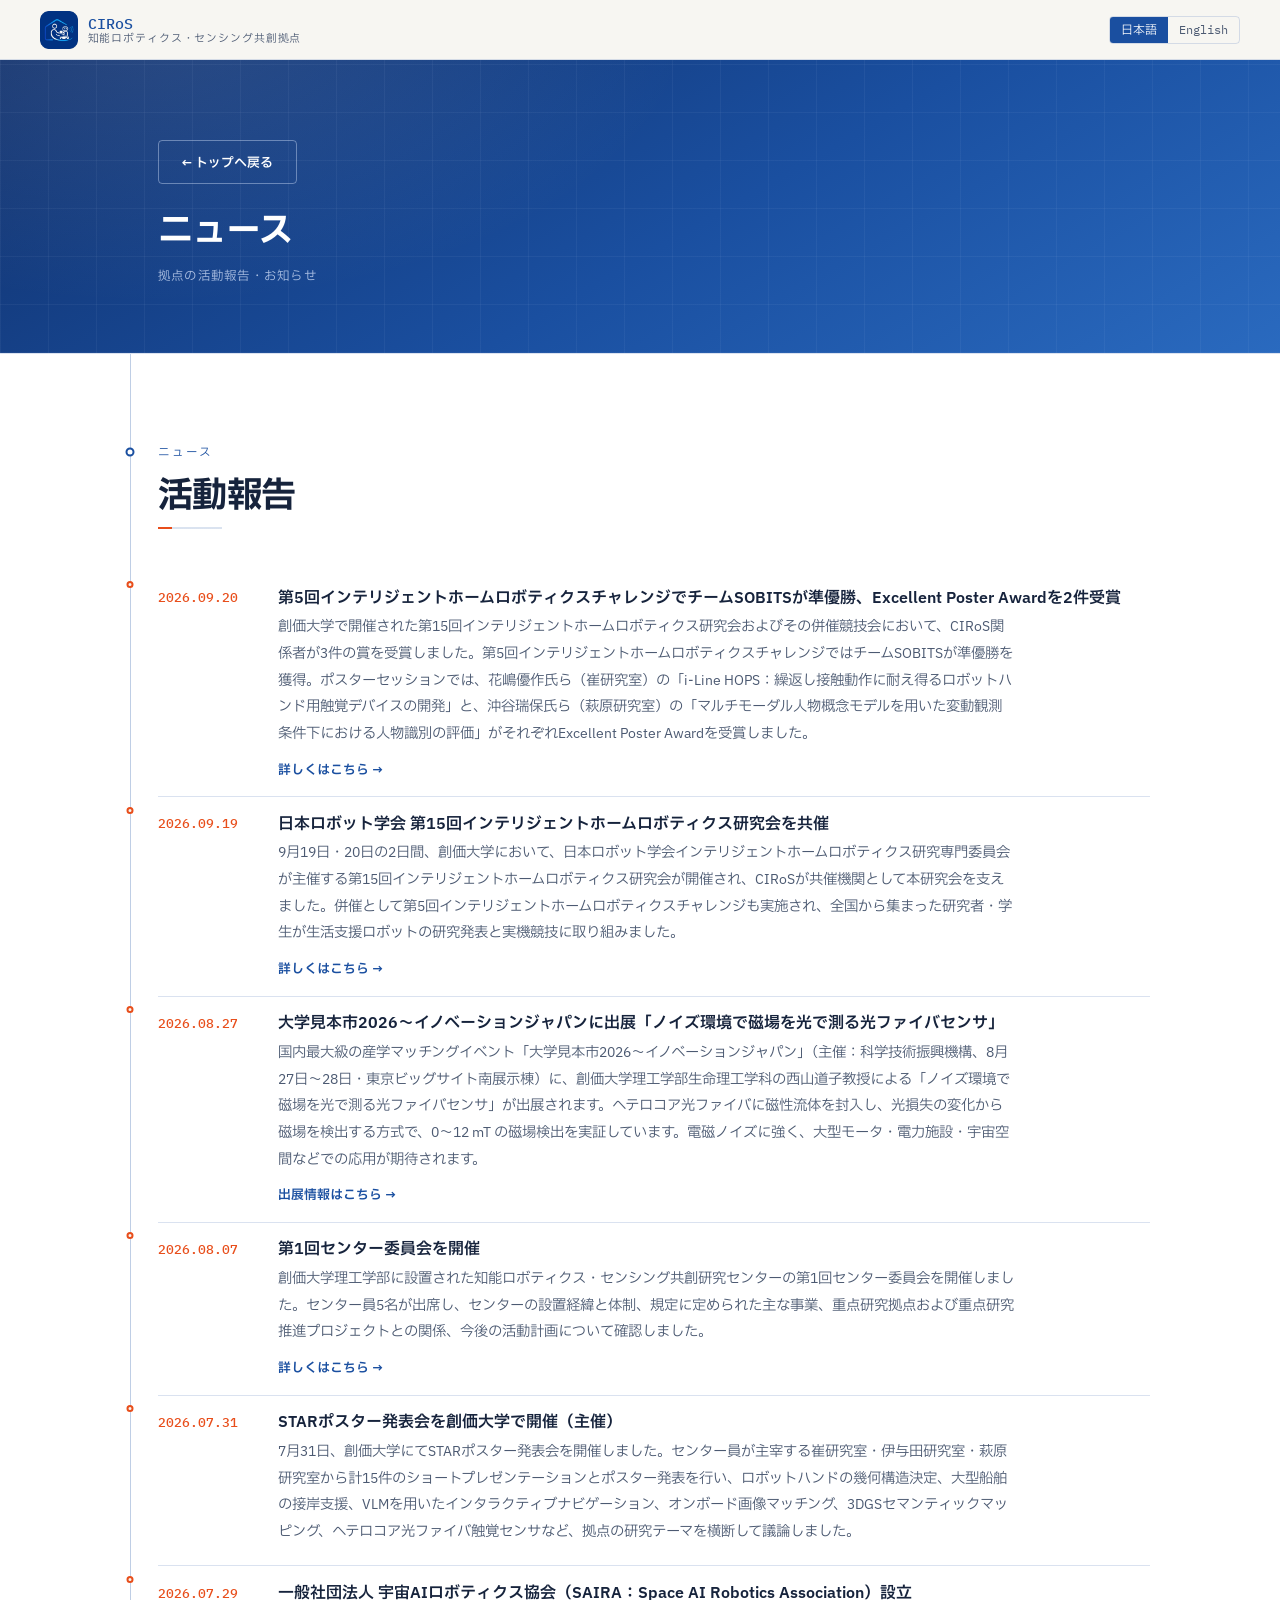
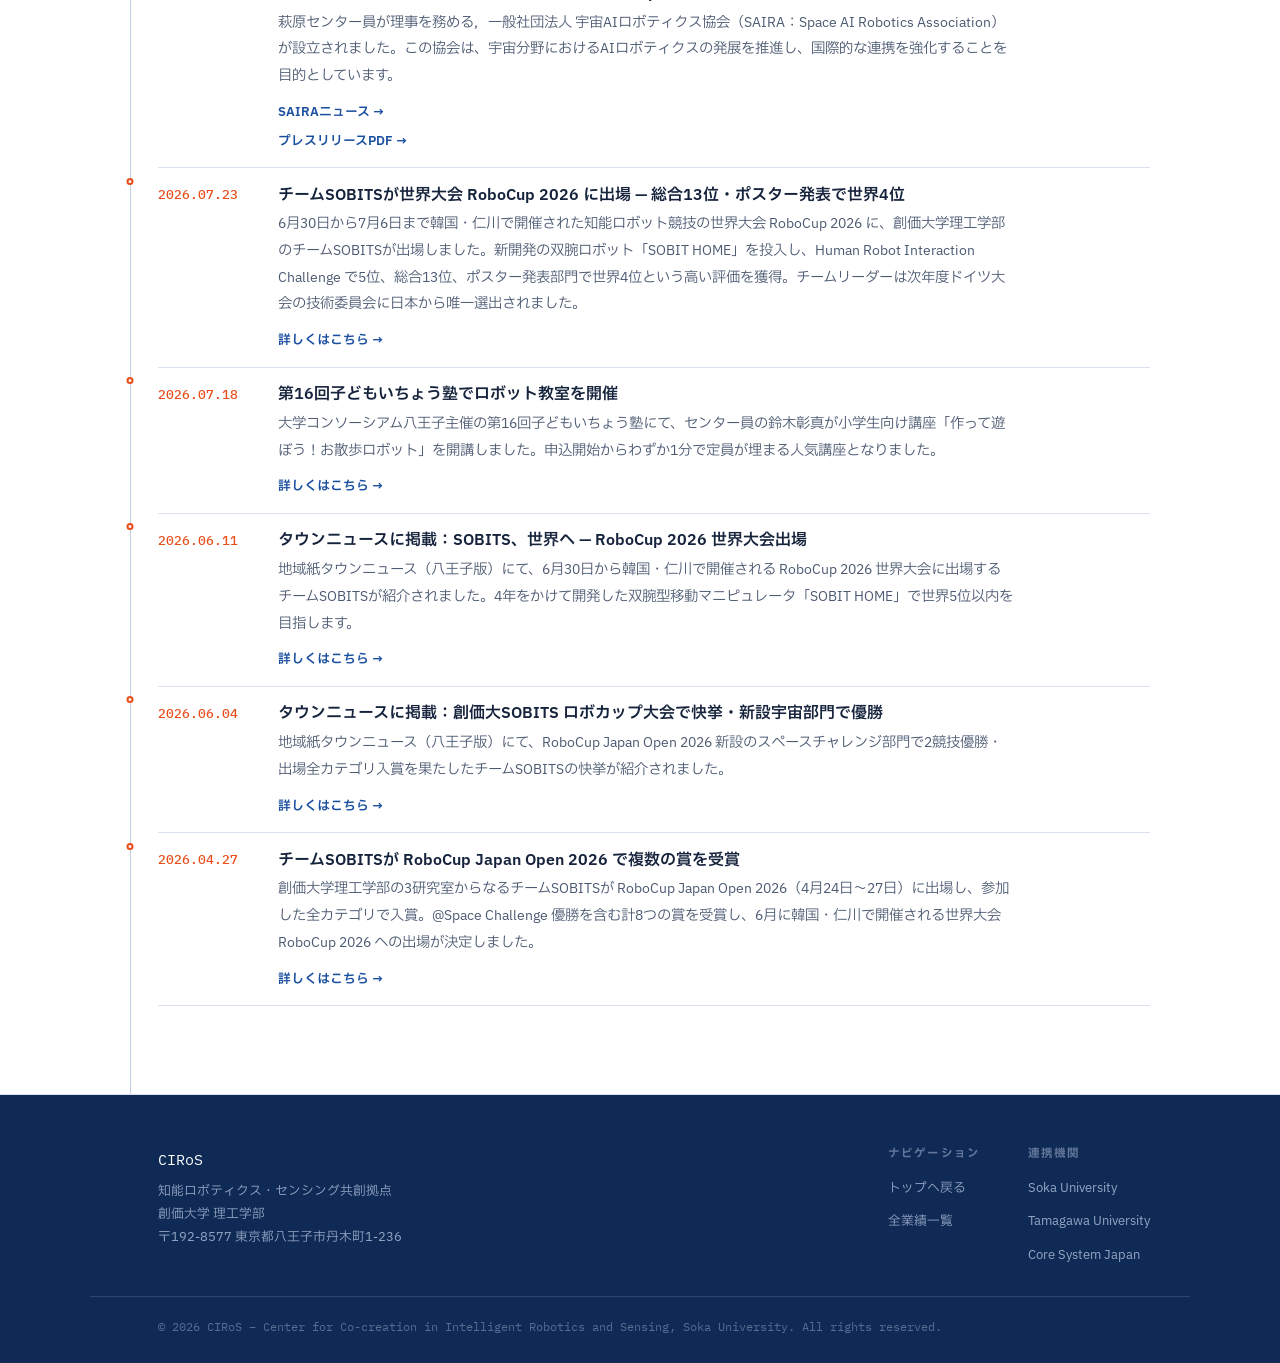
<file: news.html>
<!DOCTYPE html>
<html lang="ja">
<head>
  <meta charset="UTF-8">
  <meta name="viewport" content="width=device-width, initial-scale=1.0">
  <title>ニュース | CIRoS - 創価大学</title>

  <meta name="description" content="CIRoS（創価大学理工学部 知能ロボティクス・センシング共創拠点）のニュース・活動報告。RoboCup 2026 世界大会出場、子どもいちょう塾ロボット教室、RoboCup Japan Open 2026 での受賞などの最新情報を掲載しています。">
  <meta name="keywords" content="CIRoS,ニュース,知能ロボティクス,センシング,共創拠点,創価大学,子どもいちょう塾,RoboCup,SOBITS">
  <meta name="author" content="知能ロボティクス・センシング共創拠点（CIRoS）, 創価大学理工学部">
  <meta name="robots" content="index,follow">
  <meta name="theme-color" content="#1a4fa0">

  <link rel="preconnect" href="https://fonts.googleapis.com">
  <link href="https://fonts.googleapis.com/css2?family=IBM+Plex+Mono:wght@400;500&family=IBM+Plex+Sans+JP:wght@400;500;600;700&family=IBM+Plex+Sans:wght@400;500;600;700&display=swap" rel="stylesheet">
  <link rel="stylesheet" href="assets/css/styles.css">

    <link rel="canonical" href="https://ciros-soka.github.io/news.html">
  <link rel="icon" type="image/svg+xml" href="favicon.svg">

  <meta property="og:title" content="ニュース | CIRoS - 創価大学">
  <meta property="og:description" content="CIRoS の最新ニュース・活動報告。">
  <meta property="og:type" content="website">
  <meta property="og:url" content="https://ciros-soka.github.io/news.html">
  <meta property="og:image" content="https://ciros-soka.github.io/assets/img/Overview.jpg">
  <meta property="og:locale" content="ja_JP">
  <meta property="og:locale:alternate" content="en_US">
  <meta property="og:site_name" content="CIRoS">

  <meta name="twitter:card" content="summary_large_image">
  <meta name="twitter:title" content="ニュース | CIRoS - 創価大学">
  <meta name="twitter:description" content="CIRoS の最新ニュース・活動報告。">
  <meta name="twitter:image" content="https://ciros-soka.github.io/assets/img/Overview.jpg">
</head>
<body>

<header>
  <nav aria-label="グローバルナビゲーション">
    <a class="nav-brand" href="index.html"><img class="nav-logo" src="favicon.svg" alt="CIRoS ロゴ"><div class="nb-txt">CIRoS<span>知能ロボティクス・センシング共創拠点</span></div></a>
    <div class="lang-toggle">
      <button class="lang-btn active" onclick="setLang('ja')">日本語</button>
      <button class="lang-btn" onclick="setLang('en')">English</button>
    </div>
  </nav>
</header>

<main>

<div class="hero" style="padding-bottom: 1px;">
  <div class="hero-top" style="grid-template-columns: 1fr; padding-bottom: 2.5rem;">
    <div>
      <a href="index.html" class="btn btn-ow" style="margin-bottom: 1.4rem;">
        <span lc="ja">← トップへ戻る</span><span lc="en">← Back to Home</span>
      </a>
      <h1 class="hero-title" style="font-size: var(--fs-h2);">
        <span lc="ja">ニュース</span>
        <span lc="en">News</span>
      </h1>
      <p class="hero-sub" lc="ja">拠点の活動報告・お知らせ</p>
      <p class="hero-sub" lc="en">Activity reports and announcements</p>
    </div>
  </div>
</div>

<!-- NEWS LIST（新しい順） -->
<section id="news" class="white-section" aria-label="ニュース一覧">
  <div class="container">
    <div class="slabel" lc="ja">ニュース</div><div class="slabel" lc="en">News</div>
    <h2 class="stitle" lc="ja">活動報告</h2><h2 class="stitle" lc="en">Latest News</h2>
    <div class="sdiv"></div>
    <!--
      data-news-cat: 業績データのダウンロード（年度実績報告）で使う分類。
        press  … マスコミへのニュース・リリース（新聞・報道各所への掲載）
        event  … 開催報告（セミナー・講演依頼・展示など、外部主催への参加・出展）
        award  … 受賞等（業績データと重複するため実績報告には出力されない）
        hosted … 主催イベントの開催報告
      記事を追加するときは必ずこの属性を付けること（無いと実績報告に載らない）。
    -->
    <ul class="alist">

      <li><article class="ai ni" data-news-cat="award">
        <time class="ay" datetime="2026-09-20">2026.09.20</time>
        <div class="ni-body">
          <h3 class="ni-t" lc="ja">第5回インテリジェントホームロボティクスチャレンジでチームSOBITSが準優勝、Excellent Poster Awardを2件受賞</h3>
          <h3 class="ni-t" lc="en">Team SOBITS Takes Runner-up at the 5th Intelligent Home Robotics Challenge; Two Excellent Poster Awards</h3>
          <p class="ni-b" lc="ja">創価大学で開催された第15回インテリジェントホームロボティクス研究会およびその併催競技会において、CIRoS関係者が3件の賞を受賞しました。第5回インテリジェントホームロボティクスチャレンジではチームSOBITSが準優勝を獲得。ポスターセッションでは、花嶋優作氏ら（崔研究室）の「i-Line HOPS：繰返し接触動作に耐え得るロボットハンド用触覚デバイスの開発」と、沖谷瑞保氏ら（萩原研究室）の「マルチモーダル人物概念モデルを用いた変動観測条件下における人物識別の評価」がそれぞれExcellent Poster Awardを受賞しました。</p>
          <p class="ni-b" lc="en">CIRoS-affiliated teams and members received three awards at the 15th Workshop on Intelligent Home Robotics and its co-located competition, held at Soka University. Team SOBITS placed second in the 5th Intelligent Home Robotics Challenge, and two poster presentations — one on a tactile device for robot hands durable against repeated contact motions (Choi laboratory) and one on person identification using a multimodal person-concept model (Hagiwara laboratory) — each received an Excellent Poster Award.</p>
          <a class="ni-link" href="news/20260919-ihr15/article.html"><span lc="ja">詳しくはこちら →</span><span lc="en">Read more →</span></a>
        </div>
      </article></li>

      <li><article class="ai ni" data-news-cat="hosted">
        <time class="ay" datetime="2026-09-19">2026.09.19</time>
        <div class="ni-body">
          <h3 class="ni-t" lc="ja">日本ロボット学会 第15回インテリジェントホームロボティクス研究会を共催</h3>
          <h3 class="ni-t" lc="en">CIRoS Co-hosts the 15th Workshop on Intelligent Home Robotics (RSJ)</h3>
          <p class="ni-b" lc="ja">9月19日・20日の2日間、創価大学において、日本ロボット学会インテリジェントホームロボティクス研究専門委員会が主催する第15回インテリジェントホームロボティクス研究会が開催され、CIRoSが共催機関として本研究会を支えました。併催として第5回インテリジェントホームロボティクスチャレンジも実施され、全国から集まった研究者・学生が生活支援ロボットの研究発表と実機競技に取り組みました。</p>
          <p class="ni-b" lc="en">On September 19–20, the 15th Workshop on Intelligent Home Robotics, organized by the Technical Committee on Intelligent Home Robotics of the Robotics Society of Japan, was held at Soka University with CIRoS serving as a co-host. The 5th Intelligent Home Robotics Challenge was held alongside it, bringing together researchers and students from across Japan for presentations and robot competition on assistive robotics.</p>
          <a class="ni-link" href="news/20260919-ihr15/article.html"><span lc="ja">詳しくはこちら →</span><span lc="en">Read more →</span></a>
        </div>
      </article></li>

      <li><article class="ai ni" data-news-cat="event">
        <time class="ay" datetime="2026-08-27">2026.08.27</time>
        <div class="ni-body">
          <h3 class="ni-t" lc="ja">大学見本市2026〜イノベーションジャパンに出展「ノイズ環境で磁場を光で測る光ファイバセンサ」</h3>
          <h3 class="ni-t" lc="en">Exhibiting at University Fair 2026 – Innovation Japan: "Optical Fiber Sensor for Measuring Magnetic Fields with Light in Noisy Environments"</h3>
          <p class="ni-b" lc="ja">国内最大級の産学マッチングイベント「大学見本市2026〜イノベーションジャパン」（主催：科学技術振興機構、8月27日〜28日・東京ビッグサイト南展示棟）に、創価大学理工学部生命理工学科の西山道子教授による「ノイズ環境で磁場を光で測る光ファイバセンサ」が出展されます。ヘテロコア光ファイバに磁性流体を封入し、光損失の変化から磁場を検出する方式で、0〜12 mT の磁場検出を実証しています。電磁ノイズに強く、大型モータ・電力施設・宇宙空間などでの応用が期待されます。</p>
          <p class="ni-b" lc="en">"Optical Fiber Sensor for Measuring Magnetic Fields with Light in Noisy Environments," developed by Professor Michiko Nishiyama of the Faculty of Science and Engineering, Soka University, will be exhibited at University Fair 2026 – Innovation Japan (organized by JST, August 27–28, Tokyo Big Sight), one of Japan's largest industry–academia matching events. The sensor seals magnetic fluid in a hetero-core optical fiber and detects magnetic fields from changes in optical loss, demonstrated over a 0–12 mT range. Its immunity to electromagnetic noise makes it promising for large motors, power facilities, and space applications.</p>
          <a class="ni-link" href="https://innovationjapan.jst.go.jp/o002/" target="_blank" rel="noopener noreferrer"><span lc="ja">出展情報はこちら →</span><span lc="en">Exhibit details →</span></a>
        </div>
      </article></li>

      <li><article class="ai ni" data-news-cat="hosted">
        <time class="ay" datetime="2026-08-07">2026.08.07</time>
        <div class="ni-body">
          <h3 class="ni-t" lc="ja">第1回センター委員会を開催</h3>
          <h3 class="ni-t" lc="en">The First Center Committee Meeting Was Held</h3>
          <p class="ni-b" lc="ja">創価大学理工学部に設置された知能ロボティクス・センシング共創研究センターの第1回センター委員会を開催しました。センター員5名が出席し、センターの設置経緯と体制、規定に定められた主な事業、重点研究拠点および重点研究推進プロジェクトとの関係、今後の活動計画について確認しました。</p>
          <p class="ni-b" lc="en">The first Center Committee meeting of the Research Center for Co-creation in Intelligent Robotics and Sensing was held at Soka University. All five center members attended and reviewed the center's structure, its principal activities, its relationship with the Priority Research Hub and the Priority Research Promotion Project, and the activity plan going forward.</p>
          <a class="ni-link" href="news/20260807-center-meeting-1/article.html"><span lc="ja">詳しくはこちら →</span><span lc="en">Read more →</span></a>
        </div>
      </article></li>

      <li><article class="ai ni" data-news-cat="hosted">
        <time class="ay" datetime="2026-07-31">2026.07.31</time>
        <div class="ni-body">
          <h3 class="ni-t" lc="ja">STARポスター発表会を創価大学で開催（主催）</h3>
          <h3 class="ni-t" lc="en">CIRoS Hosts the STAR Poster Session at Soka University</h3>
          <p class="ni-b" lc="ja">7月31日、創価大学にてSTARポスター発表会を開催しました。センター員が主宰する崔研究室・伊与田研究室・萩原研究室から計15件のショートプレゼンテーションとポスター発表を行い、ロボットハンドの幾何構造決定、大型船舶の接岸支援、VLMを用いたインタラクティブナビゲーション、オンボード画像マッチング、3DGSセマンティックマッピング、ヘテロコア光ファイバ触覚センサなど、拠点の研究テーマを横断して議論しました。</p>
          <p class="ni-b" lc="en">On July 31, CIRoS hosted the STAR poster session at Soka University. Fifteen short presentations and poster presentations were given by the Choi, Iyoda, and Hagiwara laboratories led by center members, covering topics across the center's research themes — reconfigurable robot hand geometry, berthing support for large vessels, interactive navigation with vision–language models, onboard image matching, 3DGS semantic mapping, and hetero-core optical fiber tactile sensing.</p>
        </div>
      </article></li>

      <li><article class="ai ni" data-news-cat="press">
        <time class="ay" datetime="2026-07-29">2026.07.29</time>
        <div class="ni-body">
          <h3 class="ni-t" lc="ja">一般社団法人 宇宙AIロボティクス協会（SAIRA：Space AI Robotics Association）設立</h3>
          <h3 class="ni-t" lc="en">Foundation of the Society for Space AI Robotics (SAIRA)</h3>
          <p class="ni-b" lc="ja">萩原センター員が理事を務める，一般社団法人 宇宙AIロボティクス協会（SAIRA：Space AI Robotics Association）が設立されました。この協会は、宇宙分野におけるAIロボティクスの発展を推進し、国際的な連携を強化することを目的としています。</p>
         <p class="ni-b" lc="en">CIRoS Center member Hagiwara serves as a director of the newly established general incorporated association, the Society for Space AI Robotics (SAIRA). The organization aims to promote the development of AI robotics in the space sector and strengthen international collaboration.</p>
          <a class="ni-link" href="https://www.saira.or.jp/news.html" target="_blank" rel="noopener noreferrer"><span lc="ja">SAIRAニュース →</span><span lc="en">SAIRA news →</span></a> <br/>
          <a class="ni-link" href="https://www.saira.or.jp/saira-incorporation-press-release.pdf" target="_blank" rel="noopener noreferrer"><span lc="ja">プレスリリースPDF →</span><span lc="en">Press release PDF →</span></a>
        </div>
      </article></li>


      <li><article class="ai ni" data-news-cat="award">
        <time class="ay" datetime="2026-07-23">2026.07.23</time>
        <div class="ni-body">
          <h3 class="ni-t" lc="ja">チームSOBITSが世界大会 RoboCup 2026 に出場 — 総合13位・ポスター発表で世界4位</h3>
          <h3 class="ni-t" lc="en">Team SOBITS Competes at RoboCup 2026 — 13th Overall and 4th in the Poster Session</h3>
          <p class="ni-b" lc="ja">6月30日から7月6日まで韓国・仁川で開催された知能ロボット競技の世界大会 RoboCup 2026 に、創価大学理工学部のチームSOBITSが出場しました。新開発の双腕ロボット「SOBIT HOME」を投入し、Human Robot Interaction Challenge で5位、総合13位、ポスター発表部門で世界4位という高い評価を獲得。チームリーダーは次年度ドイツ大会の技術委員会に日本から唯一選出されました。</p>
          <p class="ni-b" lc="en">Team SOBITS, from Soka University's Faculty of Science and Engineering, competed at RoboCup 2026, the intelligent-robot world championship held in Incheon, Korea (June 30–July 6). With the newly developed dual-arm robot "SOBIT HOME," the team placed 5th in the Human Robot Interaction Challenge, 13th overall, and earned a 4th-place finish worldwide in the poster session; the team leader was selected as the only Japanese member of the technical committee for next year's championship in Germany.</p>
          <a class="ni-link" href="https://www.soka.ac.jp/news/2026/07/0722-02/" target="_blank" rel="noopener noreferrer"><span lc="ja">詳しくはこちら →</span><span lc="en">Read more →</span></a>
        </div>
      </article></li>

      <li><article class="ai ni" data-news-cat="event">
        <time class="ay" datetime="2026-07-18">2026.07.18</time>
        <div class="ni-body">
          <h3 class="ni-t" lc="ja">第16回子どもいちょう塾でロボット教室を開催</h3>
          <h3 class="ni-t" lc="en">Robot Workshop at the 16th Kodomo Icho-Juku</h3>
          <p class="ni-b" lc="ja">大学コンソーシアム八王子主催の第16回子どもいちょう塾にて、センター員の鈴木彰真が小学生向け講座「作って遊ぼう！お散歩ロボット」を開講しました。申込開始からわずか1分で定員が埋まる人気講座となりました。</p>
          <p class="ni-b" lc="en">At the 16th Kodomo Icho-Juku (University Consortium Hachioji), CIRoS member Akimasa Suzuki taught a robot-building class for elementary school students, which filled to capacity within one minute of registration opening.</p>
          <a class="ni-link" href="news/20260718-icho-juku/article.html"><span lc="ja">詳しくはこちら →</span><span lc="en">Read more →</span></a>
        </div>
      </article></li>

      <li><article class="ai ni" data-news-cat="press">
        <time class="ay" datetime="2026-06-11">2026.06.11</time>
        <div class="ni-body">
          <h3 class="ni-t" lc="ja">タウンニュースに掲載：SOBITS、世界へ — RoboCup 2026 世界大会出場</h3>
          <h3 class="ni-t" lc="en">Featured in Town News: SOBITS Heads to the RoboCup 2026 World Championship</h3>
          <p class="ni-b" lc="ja">地域紙タウンニュース（八王子版）にて、6月30日から韓国・仁川で開催される RoboCup 2026 世界大会に出場するチームSOBITSが紹介されました。4年をかけて開発した双腕型移動マニピュレータ「SOBIT HOME」で世界5位以内を目指します。</p>
          <p class="ni-b" lc="en">The local paper Town News (Hachioji edition) featured Team SOBITS ahead of the RoboCup 2026 world championship in Incheon, Korea, with the dual-arm mobile manipulator "SOBIT HOME" aiming for a top-5 finish.</p>
          <a class="ni-link" href="https://www.townnews.co.jp/0305/2026/06/11/840328.html" target="_blank" rel="noopener noreferrer"><span lc="ja">詳しくはこちら →</span><span lc="en">Read more →</span></a>
        </div>
      </article></li>

      <li><article class="ai ni" data-news-cat="press">
        <time class="ay" datetime="2026-06-04">2026.06.04</time>
        <div class="ni-body">
          <h3 class="ni-t" lc="ja">タウンニュースに掲載：創価大SOBITS ロボカップ大会で快挙・新設宇宙部門で優勝</h3>
          <h3 class="ni-t" lc="en">Featured in Town News: SOBITS Wins the New Space Category at RoboCup Japan Open</h3>
          <p class="ni-b" lc="ja">地域紙タウンニュース（八王子版）にて、RoboCup Japan Open 2026 新設のスペースチャレンジ部門で2競技優勝・出場全カテゴリ入賞を果たしたチームSOBITSの快挙が紹介されました。</p>
          <p class="ni-b" lc="en">Town News (Hachioji edition) covered Team SOBITS's double victory in the newly established @Space Challenge and its awards across every entered category at RoboCup Japan Open 2026.</p>
          <a class="ni-link" href="https://www.townnews.co.jp/0305/2026/06/04/839444.html" target="_blank" rel="noopener noreferrer"><span lc="ja">詳しくはこちら →</span><span lc="en">Read more →</span></a>
        </div>
      </article></li>

      <li><article class="ai ni" data-news-cat="award">
        <time class="ay" datetime="2026-04-27">2026.04.27</time>
        <div class="ni-body">
          <h3 class="ni-t" lc="ja">チームSOBITSが RoboCup Japan Open 2026 で複数の賞を受賞</h3>
          <h3 class="ni-t" lc="en">Team SOBITS Wins Multiple Awards at RoboCup Japan Open 2026</h3>
          <p class="ni-b" lc="ja">創価大学理工学部の3研究室からなるチームSOBITSが RoboCup Japan Open 2026（4月24日〜27日）に出場し、参加した全カテゴリで入賞。@Space Challenge 優勝を含む計8つの賞を受賞し、6月に韓国・仁川で開催される世界大会 RoboCup 2026 への出場が決定しました。</p>
          <p class="ni-b" lc="en">Team SOBITS, formed by three laboratories of the Faculty of Science and Engineering, placed in every category it entered at RoboCup Japan Open 2026 (April 24–27), winning the @Space Challenge and eight awards in total, and qualified for RoboCup 2026 in Incheon, Korea.</p>
          <a class="ni-link" href="https://www.soka.ac.jp/science/news_science/2026/05/5000701/" target="_blank" rel="noopener noreferrer"><span lc="ja">詳しくはこちら →</span><span lc="en">Read more →</span></a>
        </div>
      </article></li>

    </ul>
  </div>
</section>

</main>

<footer>
  <div class="fi">
    <div>
      <div class="fb">CIRoS</div>
      <address class="fs" lc="ja">知能ロボティクス・センシング共創拠点<br>創価大学 理工学部<br>〒192-8577 東京都八王子市丹木町1-236</address>
      <address class="fs" lc="en">Center for Co-creation in Intelligent Robotics and Sensing<br>Faculty of Science and Technology, Soka University<br>1-236 Tangi-machi, Hachioji, Tokyo 192-8577, Japan</address>
    </div>
    <div class="f-cols">
      <div class="fc">
        <h4 lc="ja">ナビゲーション</h4><h4 lc="en">Navigation</h4>
        <ul>
          <li><a href="index.html" lc="ja">トップへ戻る</a><a href="index.html" lc="en">Back to Home</a></li>
          <li><a href="achievements.html" lc="ja">全業績一覧</a><a href="achievements.html" lc="en">All Achievements</a></li>
        </ul>
      </div>
      <div class="fc">
        <h4 lc="ja">連携機関</h4><h4 lc="en">Partners</h4>
        <ul>
          <li><a href="https://www.soka.ac.jp" target="_blank">Soka University</a></li>
          <li><a href="https://www.tamagawa.ac.jp" target="_blank">Tamagawa University</a></li>
          <li><a href="https://core-system.jp" target="_blank">Core System Japan</a></li>
        </ul>
      </div>
    </div>
  </div>
  <div class="fbot">© 2026 CIRoS – Center for Co-creation in Intelligent Robotics and Sensing, Soka University. All rights reserved.</div>
</footer>

<script>
  function setLang(lang) {
    document.body.classList.toggle('en', lang === 'en');
    document.querySelectorAll('.lang-btn').forEach(b => {
      b.classList.toggle('active', b.textContent.trim() === (lang === 'ja' ? '日本語' : 'English'));
    });
  }
</script>

</body>
</html>
</file>
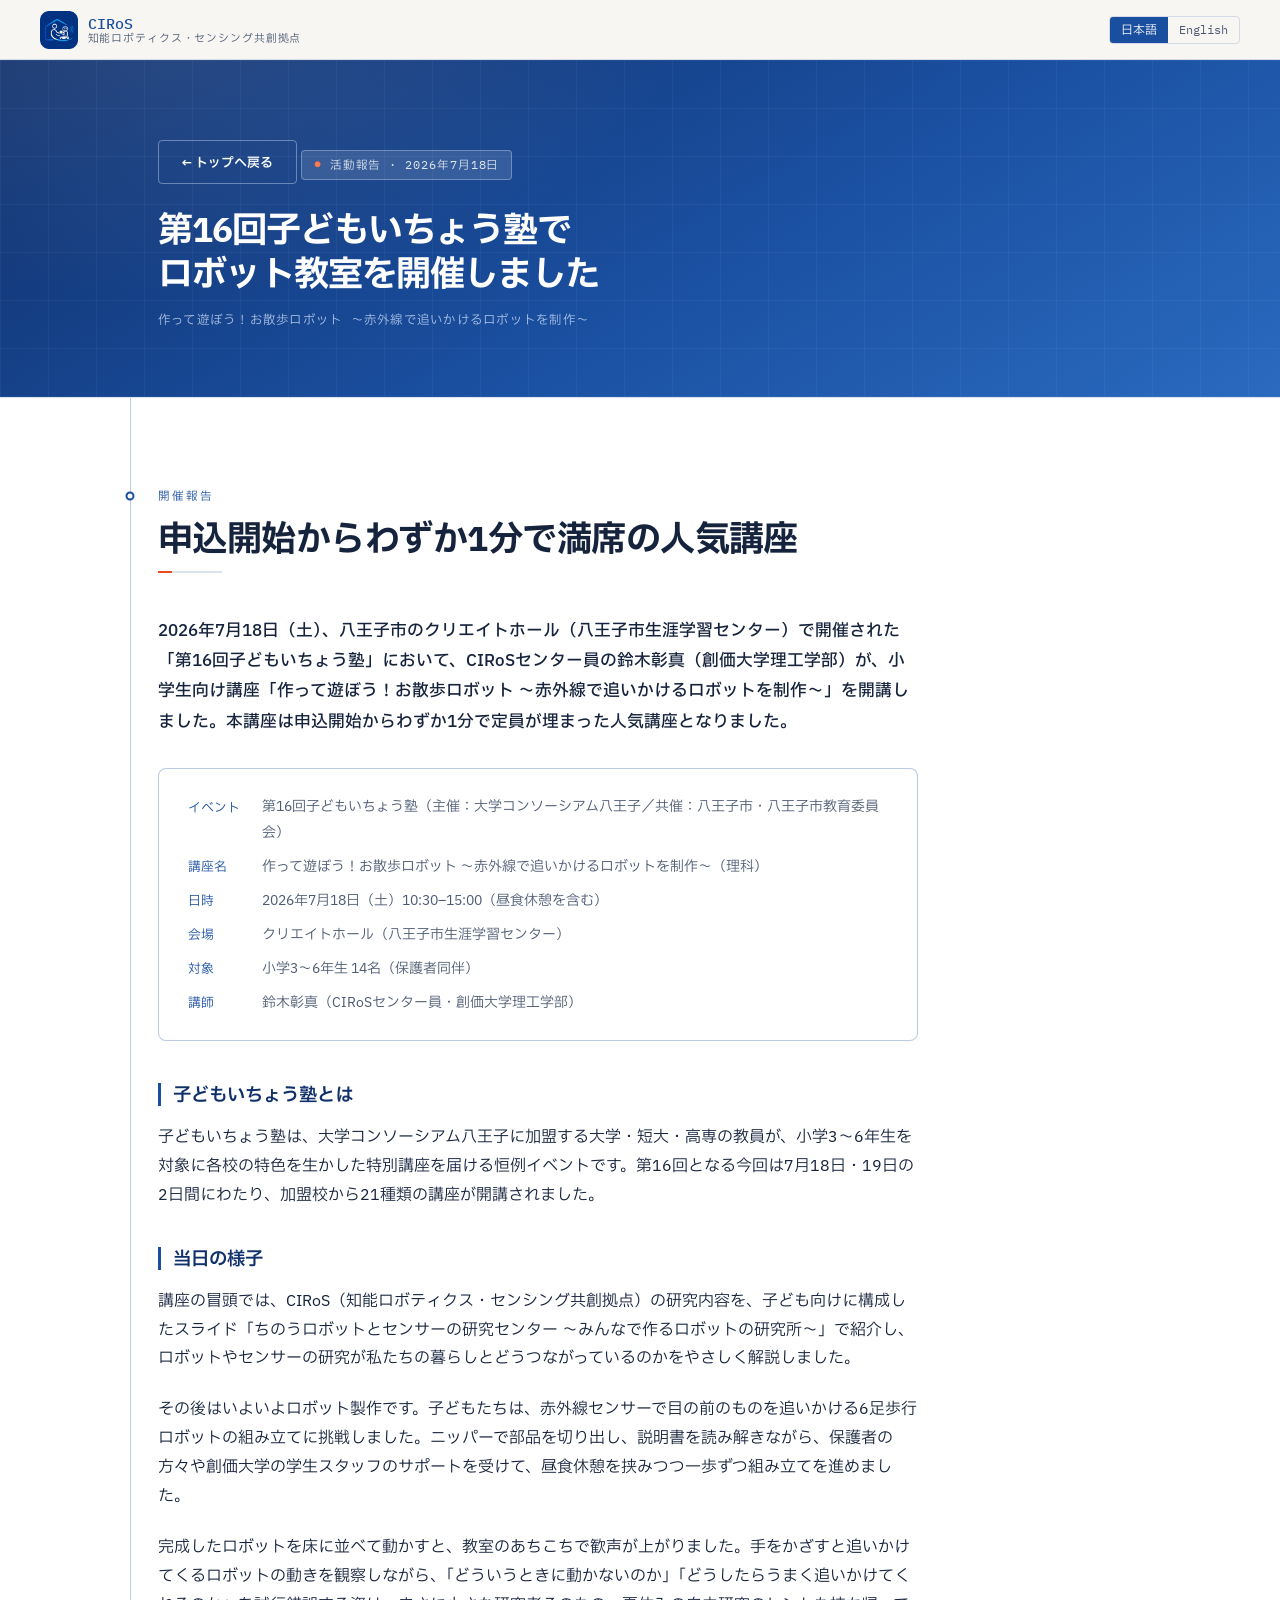
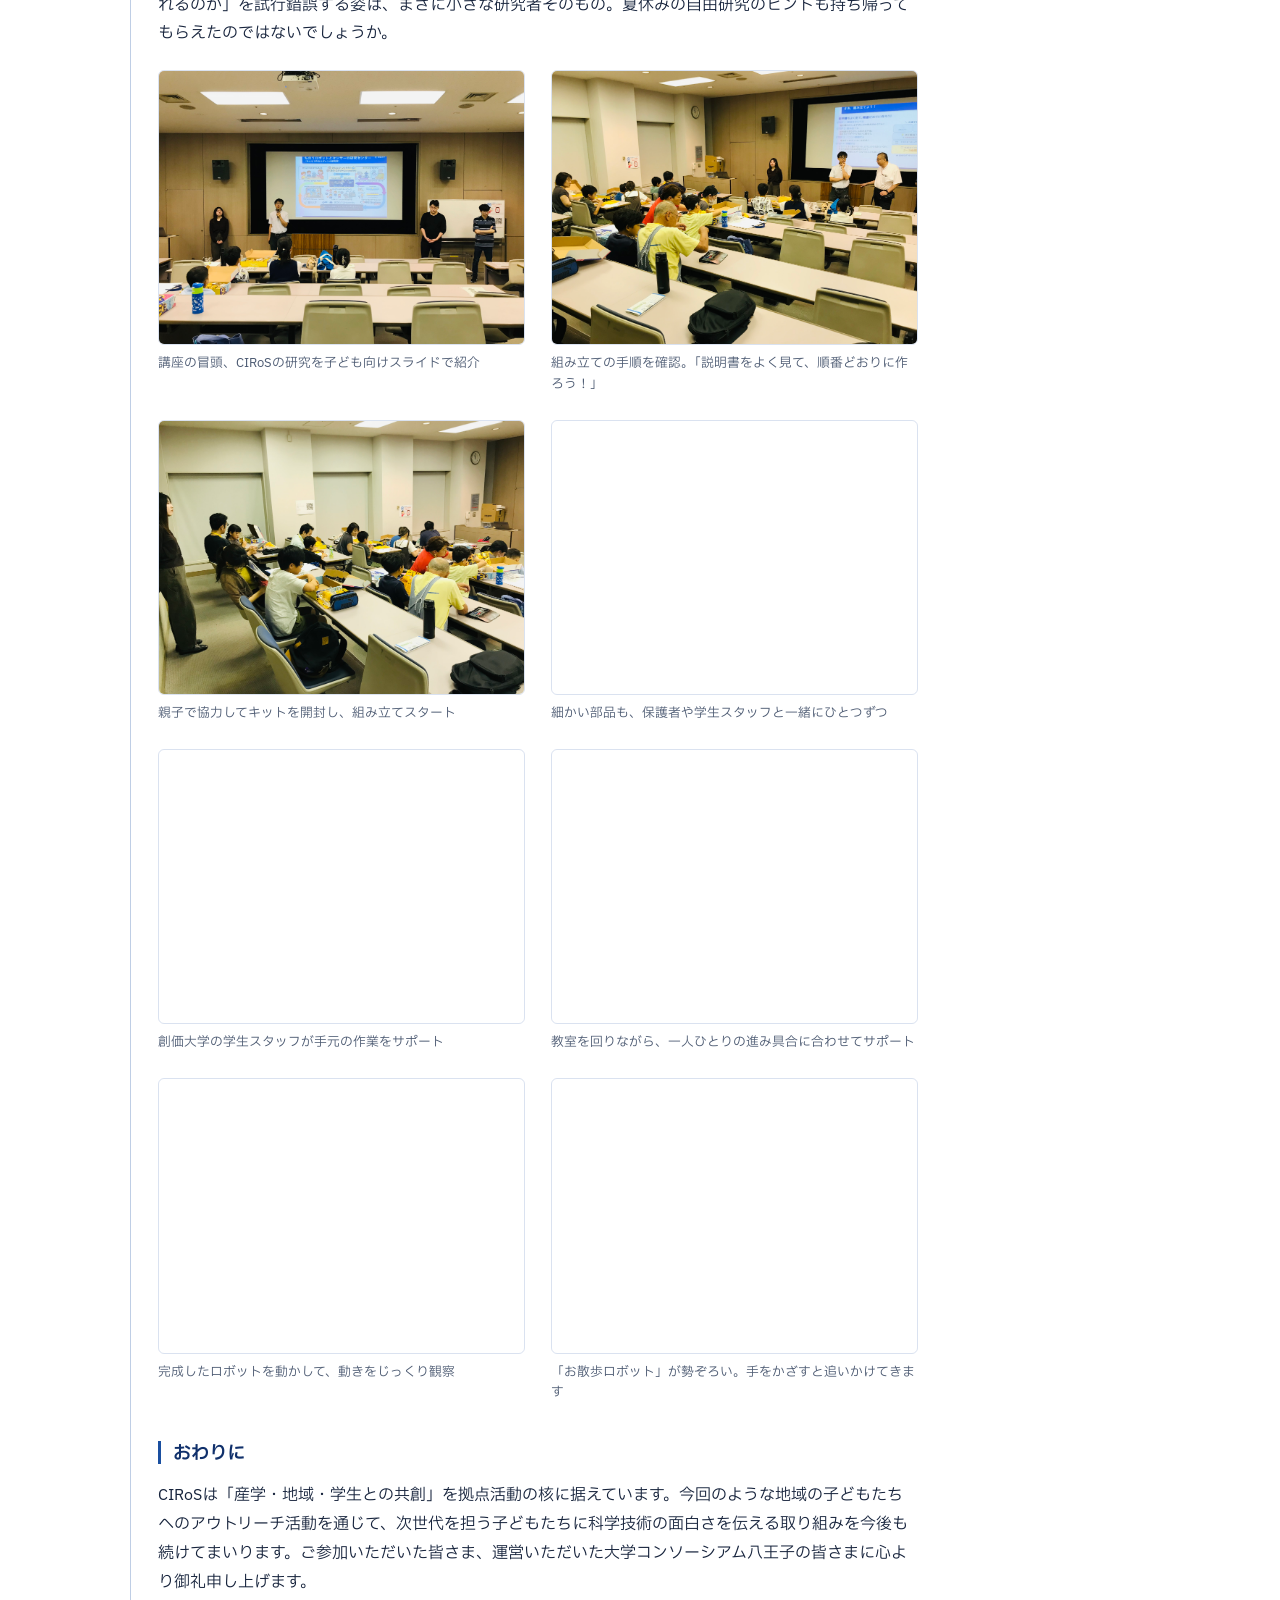
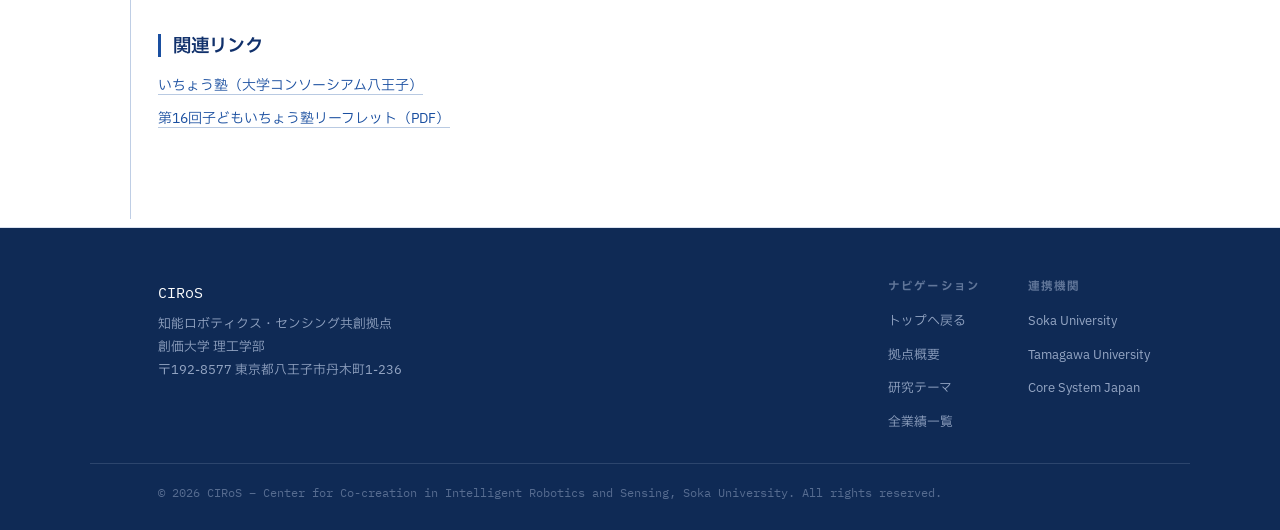
<file: news/20260718-icho-juku/article.html>
<!DOCTYPE html>
<html lang="ja">

<head>
  <meta charset="UTF-8">
  <meta name="viewport" content="width=device-width, initial-scale=1.0">
  <title>第16回子どもいちょう塾でロボット教室を開催 | CIRoS - 創価大学</title>

  <meta name="description"
    content="2026年7月18日、第16回子どもいちょう塾（主催：大学コンソーシアム八王子）にて、CIRoSセンター員の鈴木彰真が小学生向け講座「作って遊ぼう！お散歩ロボット」を開講。申込開始からわずか1分で定員が埋まった人気講座の開催報告です。">
  <meta name="keywords" content="CIRoS,子どもいちょう塾,大学コンソーシアム八王子,ロボット教室,創価大学,鈴木彰真,アウトリーチ,社会貢献">
  <meta name="author" content="知能ロボティクス・センシング共創拠点（CIRoS）, 創価大学理工学部">
  <meta name="robots" content="index,follow">
  <meta name="theme-color" content="#1a4fa0">

  <link rel="preconnect" href="https://fonts.googleapis.com">
  <link
    href="https://fonts.googleapis.com/css2?family=IBM+Plex+Mono:wght@400;500&family=IBM+Plex+Sans+JP:wght@400;500;600;700&family=IBM+Plex+Sans:wght@400;500;600;700&display=swap"
    rel="stylesheet">
  <link rel="stylesheet" href="../../assets/css/styles.css">

    <link rel="canonical" href="https://ciros-soka.github.io/news/20260718-icho-juku/article.html">
  <link rel="icon" type="image/svg+xml" href="../../favicon.svg">

  <meta property="og:title" content="第16回子どもいちょう塾でロボット教室を開催 | CIRoS - 創価大学">
  <meta property="og:description" content="CIRoSセンター員の鈴木彰真が小学生向け講座「作って遊ぼう！お散歩ロボット」を開講。申込開始からわずか1分で定員が埋まった人気講座となりました。">
  <meta property="og:type" content="article">
  <meta property="og:url" content="https://ciros-soka.github.io/news/20260718-icho-juku/article.html">
  <meta property="og:image" content="https://ciros-soka.github.io/news/20260718-icho-juku/image/IMG_2956.jpg">
  <meta property="og:locale" content="ja_JP">
  <meta property="og:locale:alternate" content="en_US">
  <meta property="og:site_name" content="CIRoS">

  <style>
    /* ---- 記事ページ専用スタイル（styles.css のトークンを利用） ---- */
    .report-body {
      max-width: 760px;
    }

    .report-body p {
      margin-bottom: 1.4rem;
      color: var(--ink);
    }

    .report-lead {
      font-size: 1.05rem;
      font-weight: 500;
    }

    .report-h3 {
      font-size: 1.15rem;
      font-weight: 600;
      color: var(--navy-deep);
      margin: 2.4rem 0 1rem;
      padding-left: .75rem;
      border-left: 3px solid var(--accent);
    }

    .meta-card {
      background: var(--surface);
      border: 1px solid var(--hairline-strong);
      border-radius: var(--radius);
      padding: 1.6rem 1.8rem;
      margin: 2rem 0 2.6rem;
    }

    .meta-card dl {
      display: grid;
      grid-template-columns: auto 1fr;
      gap: .55rem 1.4rem;
      font-size: var(--fs-sm);
    }

    /* 言語切替: styles.css の html [lc="en"] { display:none } は上の display:grid に負けるため、
       詳細度を上げて dl 単位で明示的に切り替える */
    html .meta-card dl[lc="en"] {
      display: none;
    }

    body.en .meta-card dl[lc="ja"] {
      display: none;
    }

    body.en .meta-card dl[lc="en"] {
      display: grid;
    }

    .meta-card dt {
      font-family: var(--mono);
      font-size: var(--fs-xs);
      color: var(--accent);
      white-space: nowrap;
      padding-top: .1rem;
    }

    .meta-card dd {
      color: var(--ink-soft);
    }

    .photo-grid {
      display: grid;
      grid-template-columns: 1fr 1fr;
      gap: 1.6rem;
      margin: 1.4rem 0 2.4rem;
    }

    .photo-grid figure {
      margin: 0;
    }

    .photo-grid img {
      width: 100%;
      aspect-ratio: 4 / 3;
      object-fit: cover;
      border-radius: var(--radius-sm);
      border: 1px solid var(--hairline);
      display: block;
    }

    .photo-grid figcaption {
      font-size: var(--fs-xs);
      color: var(--ink-soft);
      margin-top: .5rem;
      line-height: 1.6;
    }

    @media (max-width: 640px) {
      .photo-grid {
        grid-template-columns: 1fr;
      }

      .meta-card dl {
        grid-template-columns: 1fr;
        gap: .2rem;
      }

      .meta-card dd {
        margin-bottom: .6rem;
      }
    }

    .linklist li {
      margin-bottom: .5rem;
      font-size: var(--fs-sm);
    }

    .linklist a {
      color: var(--accent);
      text-decoration: none;
      border-bottom: 1px solid var(--hairline-strong);
    }

    .linklist a:hover {
      color: var(--navy-deep);
    }
  </style>
</head>

<body>

  <header>
    <nav aria-label="グローバルナビゲーション">
      <a class="nav-brand" href="../../index.html"><img class="nav-logo" src="../../favicon.svg" alt="CIRoS ロゴ"><div class="nb-txt">CIRoS<span>知能ロボティクス・センシング共創拠点</span></div></a>
      <div class="lang-toggle">
        <button class="lang-btn active" onclick="setLang('ja')">日本語</button>
        <button class="lang-btn" onclick="setLang('en')">English</button>
      </div>
    </nav>
  </header>

  <main>

    <div class="hero" style="padding-bottom: 1px;">
      <div class="hero-top" style="grid-template-columns: 1fr; padding-bottom: 2.5rem;">
        <div>
          <a href="../../index.html" class="btn btn-ow" style="margin-bottom: 1.4rem;">
            <span lc="ja">← トップへ戻る</span><span lc="en">← Back to Home</span>
          </a>
          <div class="hero-badge"><span lc="ja">活動報告 · 2026年7月18日</span><span lc="en">Outreach Report · July 18,
              2026</span></div>
          <h1 class="hero-title" style="font-size: var(--fs-h2);">
            <span lc="ja">第16回子どもいちょう塾で<br>ロボット教室を開催しました</span>
            <span lc="en">Robot Workshop for Kids<br>at the 16th Kodomo Icho-juku</span>
          </h1>
          <p class="hero-sub" lc="ja">作って遊ぼう！お散歩ロボット ～赤外線で追いかけるロボットを制作～</p>
          <p class="hero-sub" lc="en">"Build &amp; Play! A Strolling Robot" — building a robot that follows you using
            infrared sensing</p>
        </div>
      </div>
    </div>

    <section class="white-section" aria-label="開催報告">
      <div class="container">
        <div class="slabel" lc="ja">開催報告</div>
        <div class="slabel" lc="en">Event Report</div>
        <h2 class="stitle" lc="ja">申込開始からわずか1分で満席の人気講座</h2>
        <h2 class="stitle" lc="en">A workshop that filled up in just one minute</h2>
        <div class="sdiv"></div>

        <div class="report-body">
          <p class="report-lead" lc="ja">
            2026年7月18日（土）、八王子市のクリエイトホール（八王子市生涯学習センター）で開催された「第16回子どもいちょう塾」において、CIRoSセンター員の鈴木彰真（創価大学理工学部）が、小学生向け講座「作って遊ぼう！お散歩ロボット
            ～赤外線で追いかけるロボットを制作～」を開講しました。本講座は申込開始からわずか1分で定員が埋まった人気講座となりました。</p>
          <p class="report-lead" lc="en">On Saturday, July 18, 2026, CIRoS member Akimasa Suzuki (Faculty of Science and
            Engineering, Soka University) held a hands-on workshop for elementary school students, "Build &amp; Play! A
            Strolling Robot," at the 16th Kodomo Icho-juku held at Create Hall (Hachioji Lifelong Learning Center).
            Registration for the workshop filled up just one minute after applications opened.</p>

          <div class="meta-card">
            <dl lc="ja">
              <dt>イベント</dt>
              <dd>第16回子どもいちょう塾（主催：大学コンソーシアム八王子／共催：八王子市・八王子市教育委員会）</dd>
              <dt>講座名</dt>
              <dd>作って遊ぼう！お散歩ロボット ～赤外線で追いかけるロボットを制作～（理科）</dd>
              <dt>日時</dt>
              <dd>2026年7月18日（土）10:30–15:00（昼食休憩を含む）</dd>
              <dt>会場</dt>
              <dd>クリエイトホール（八王子市生涯学習センター）</dd>
              <dt>対象</dt>
              <dd>小学3～6年生 14名（保護者同伴）</dd>
              <dt>講師</dt>
              <dd>鈴木彰真（CIRoSセンター員・創価大学理工学部）</dd>
            </dl>
            <dl lc="en">
              <dt>Event</dt>
              <dd>The 16th Kodomo Icho-juku (organized by the University Consortium Hachioji; co-hosted by Hachioji City
                and the Hachioji City Board of Education)</dd>
              <dt>Course</dt>
              <dd>"Build &amp; Play! A Strolling Robot" — building a robot that follows you using infrared sensing
                (Science)</dd>
              <dt>Date &amp; Time</dt>
              <dd>Saturday, July 18, 2026, 10:30–15:00 (including lunch break)</dd>
              <dt>Venue</dt>
              <dd>Create Hall (Hachioji Lifelong Learning Center)</dd>
              <dt>Participants</dt>
              <dd>14 elementary school students (grades 3–6), accompanied by guardians</dd>
              <dt>Lecturer</dt>
              <dd>Akimasa Suzuki (CIRoS member, Faculty of Science and Engineering, Soka University)</dd>
            </dl>
          </div>

          <h3 class="report-h3" lc="ja">子どもいちょう塾とは</h3>
          <h3 class="report-h3" lc="en">About Kodomo Icho-juku</h3>
          <p lc="ja">
            子どもいちょう塾は、大学コンソーシアム八王子に加盟する大学・短大・高専の教員が、小学3～6年生を対象に各校の特色を生かした特別講座を届ける恒例イベントです。第16回となる今回は7月18日・19日の2日間にわたり、加盟校から21種類の講座が開講されました。
          </p>
          <p lc="en">Kodomo Icho-juku is an annual outreach program in which faculty members of the universities, junior
            colleges, and colleges of technology belonging to the University Consortium Hachioji offer special courses
            for elementary school students in grades 3–6. In its 16th edition, 21 courses were offered over two days,
            July 18–19.</p>

          <h3 class="report-h3" lc="ja">当日の様子</h3>
          <h3 class="report-h3" lc="en">Workshop Highlights</h3>
          <p lc="ja">講座の冒頭では、CIRoS（知能ロボティクス・センシング共創拠点）の研究内容を、子ども向けに構成したスライド「ちのうロボットとセンサーの研究センター
            ～みんなで作るロボットの研究所～」で紹介し、ロボットやセンサーの研究が私たちの暮らしとどうつながっているのかをやさしく解説しました。</p>
          <p lc="en">The workshop opened with a kid-friendly introduction to CIRoS (Center for Co-creation in
            Intelligent Robotics and Sensing), explaining in simple terms how research on robots and sensors connects to
            our everyday lives.</p>
          <p lc="ja">
            その後はいよいよロボット製作です。子どもたちは、赤外線センサーで目の前のものを追いかける6足歩行ロボットの組み立てに挑戦しました。ニッパーで部品を切り出し、説明書を読み解きながら、保護者の方々や創価大学の学生スタッフのサポートを受けて、昼食休憩を挟みつつ一歩ずつ組み立てを進めました。
          </p>
          <p lc="en">The main activity was building a six-legged walking robot that follows objects using infrared
            sensors. Working step by step — cutting parts from runners with nippers and carefully following the
            instructions — the children assembled their robots with support from their guardians and Soka University
            student staff.</p>
          <p lc="ja">
            完成したロボットを床に並べて動かすと、教室のあちこちで歓声が上がりました。手をかざすと追いかけてくるロボットの動きを観察しながら、「どういうときに動かないのか」「どうしたらうまく追いかけてくれるのか」を試行錯誤する姿は、まさに小さな研究者そのもの。夏休みの自由研究のヒントも持ち帰ってもらえたのではないでしょうか。
          </p>
          <p lc="en">When the completed robots finally started walking, cheers erupted across the room. Observing how
            the robots chased their hands, the children experimented like little researchers — figuring out when the
            robots would not move and how to make them follow better.</p>

          <div class="photo-grid">
            <figure>
              <img src="image/IMG_2956.jpg" alt="CIRoSの研究紹介スライドを使った講座冒頭の説明" loading="lazy" decoding="async">
              <figcaption><span lc="ja">講座の冒頭、CIRoSの研究を子ども向けスライドで紹介</span><span lc="en">Opening the workshop with a
                  kid-friendly introduction to CIRoS research</span></figcaption>
            </figure>
            <figure>
              <img src="image/IMG_2957.jpg" alt="組み立て手順を説明するスライドと教室の様子" loading="lazy" decoding="async">
              <figcaption><span lc="ja">組み立ての手順を確認。「説明書をよく見て、順番どおりに作ろう！」</span><span lc="en">Going over the assembly
                  steps before starting</span></figcaption>
            </figure>
            <figure>
              <img src="image/IMG_2958.jpg" alt="親子でロボットキットを開封して組み立てを始める様子" loading="lazy" decoding="async">
              <figcaption><span lc="ja">親子で協力してキットを開封し、組み立てスタート</span><span lc="en">Families opening their kits and
                  starting the build</span></figcaption>
            </figure>
            <figure>
              <img src="image/IMG_2959.jpg" alt="学生スタッフと保護者が子どもの組み立てをサポートする様子" loading="lazy" decoding="async">
              <figcaption><span lc="ja">細かい部品も、保護者や学生スタッフと一緒にひとつずつ</span><span lc="en">Tackling the small parts one by
                  one, with help from guardians and student staff</span></figcaption>
            </figure>
            <figure>
              <img src="image/IMG_2965.jpg" alt="学生スタッフが子どもの手元の作業を手伝う様子" loading="lazy" decoding="async">
              <figcaption><span lc="ja">創価大学の学生スタッフが手元の作業をサポート</span><span lc="en">Soka University student staff lending
                  a hand</span></figcaption>
            </figure>
            <figure>
              <img src="image/IMG_2966.jpg" alt="教室を回りながら参加者をサポートするスタッフ" loading="lazy" decoding="async">
              <figcaption><span lc="ja">教室を回りながら、一人ひとりの進み具合に合わせてサポート</span><span lc="en">Walking around the room to
                  support each participant at their own pace</span></figcaption>
            </figure>
            <figure>
              <img src="image/IMG_2969.jpg" alt="完成したロボットを床で動かして観察する子どもたち" loading="lazy" decoding="async">
              <figcaption><span lc="ja">完成したロボットを動かして、動きをじっくり観察</span><span lc="en">Watching the finished robots walk —
                  and studying how they move</span></figcaption>
            </figure>
            <figure>
              <img src="image/IMG_2970.jpg" alt="完成したお散歩ロボットを並べて遊ぶ子どもたち" loading="lazy" decoding="async">
              <figcaption><span lc="ja">「お散歩ロボット」が勢ぞろい。手をかざすと追いかけてきます</span><span lc="en">The strolling robots all lined
                  up, ready to follow a waving hand</span></figcaption>
            </figure>
          </div>

          <h3 class="report-h3" lc="ja">おわりに</h3>
          <h3 class="report-h3" lc="en">Looking Ahead</h3>
          <p lc="ja">
            CIRoSは「産学・地域・学生との共創」を拠点活動の核に据えています。今回のような地域の子どもたちへのアウトリーチ活動を通じて、次世代を担う子どもたちに科学技術の面白さを伝える取り組みを今後も続けてまいります。ご参加いただいた皆さま、運営いただいた大学コンソーシアム八王子の皆さまに心より御礼申し上げます。
          </p>
          <p lc="en">Co-creation with industry, the local community, and students is at the heart of CIRoS. We will
            continue outreach activities like this one to share the excitement of science and technology with the next
            generation. We sincerely thank all participants and the University Consortium Hachioji for making this event
            possible.</p>

          <h3 class="report-h3" lc="ja">関連リンク</h3>
          <h3 class="report-h3" lc="en">Related Links</h3>
          <ul class="linklist">
            <li><a href="https://gakuen-hachioji.jp/project/icho/" target="_blank" rel="noopener"><span
                  lc="ja">いちょう塾（大学コンソーシアム八王子）</span><span lc="en">Icho-juku — University Consortium Hachioji</span></a>
            </li>
            <li><a
                href="https://gakuen-hachioji.jp/wp-content/uploads/2026/06/%E7%AC%AC16%E5%9B%9E%E5%AD%90%E3%81%A9%E3%82%82%E3%81%84%E3%81%A1%E3%82%87%E3%81%86%E5%A1%BE%E3%83%AA%E3%83%BC%E3%83%95%E3%83%AC%E3%83%83%E3%83%88.pdf"
                target="_blank" rel="noopener"><span lc="ja">第16回子どもいちょう塾リーフレット（PDF）</span><span lc="en">The 16th Kodomo
                  Icho-juku Leaflet (PDF)</span></a></li>
          </ul>
        </div>
      </div>
    </section>

  </main>

  <footer>
    <div class="fi">
      <div>
        <div class="fb">CIRoS</div>
        <address class="fs" lc="ja">知能ロボティクス・センシング共創拠点<br>創価大学 理工学部<br>〒192-8577 東京都八王子市丹木町1-236</address>
        <address class="fs" lc="en">Center for Co-creation in Intelligent Robotics and Sensing<br>Faculty of Science and
          Technology, Soka University<br>1-236 Tangi-machi, Hachioji, Tokyo 192-8577, Japan</address>
      </div>
      <div class="f-cols">
        <div class="fc">
          <h4 lc="ja">ナビゲーション</h4>
          <h4 lc="en">Navigation</h4>
          <ul>
            <li><a href="../../index.html" lc="ja">トップへ戻る</a><a href="../../index.html" lc="en">Back to Home</a></li>
            <li><a href="../../index.html#about" lc="ja">拠点概要</a><a href="../../index.html#about" lc="en">About</a></li>
            <li><a href="../../index.html#research" lc="ja">研究テーマ</a><a href="../../index.html#research"
                lc="en">Research</a></li>
            <li><a href="../../achievements.html" lc="ja">全業績一覧</a><a href="../../achievements.html" lc="en">All
                Achievements</a></li>
          </ul>
        </div>
        <div class="fc">
          <h4 lc="ja">連携機関</h4>
          <h4 lc="en">Partners</h4>
          <ul>
            <li><a href="https://www.soka.ac.jp" target="_blank">Soka University</a></li>
            <li><a href="https://www.tamagawa.ac.jp" target="_blank">Tamagawa University</a></li>
            <li><a href="https://core-system.jp" target="_blank">Core System Japan</a></li>
          </ul>
        </div>
      </div>
    </div>
    <div class="fbot">© 2026 CIRoS – Center for Co-creation in Intelligent Robotics and Sensing, Soka University. All
      rights reserved.</div>
  </footer>

  <script>
    function setLang(lang) {
      document.body.classList.toggle('en', lang === 'en');
      document.querySelectorAll('.lang-btn').forEach(function (b) {
        b.classList.toggle('active', b.textContent.trim() === (lang === 'ja' ? '日本語' : 'English'));
      });
    }
  </script>
</body>

</html>
</file>
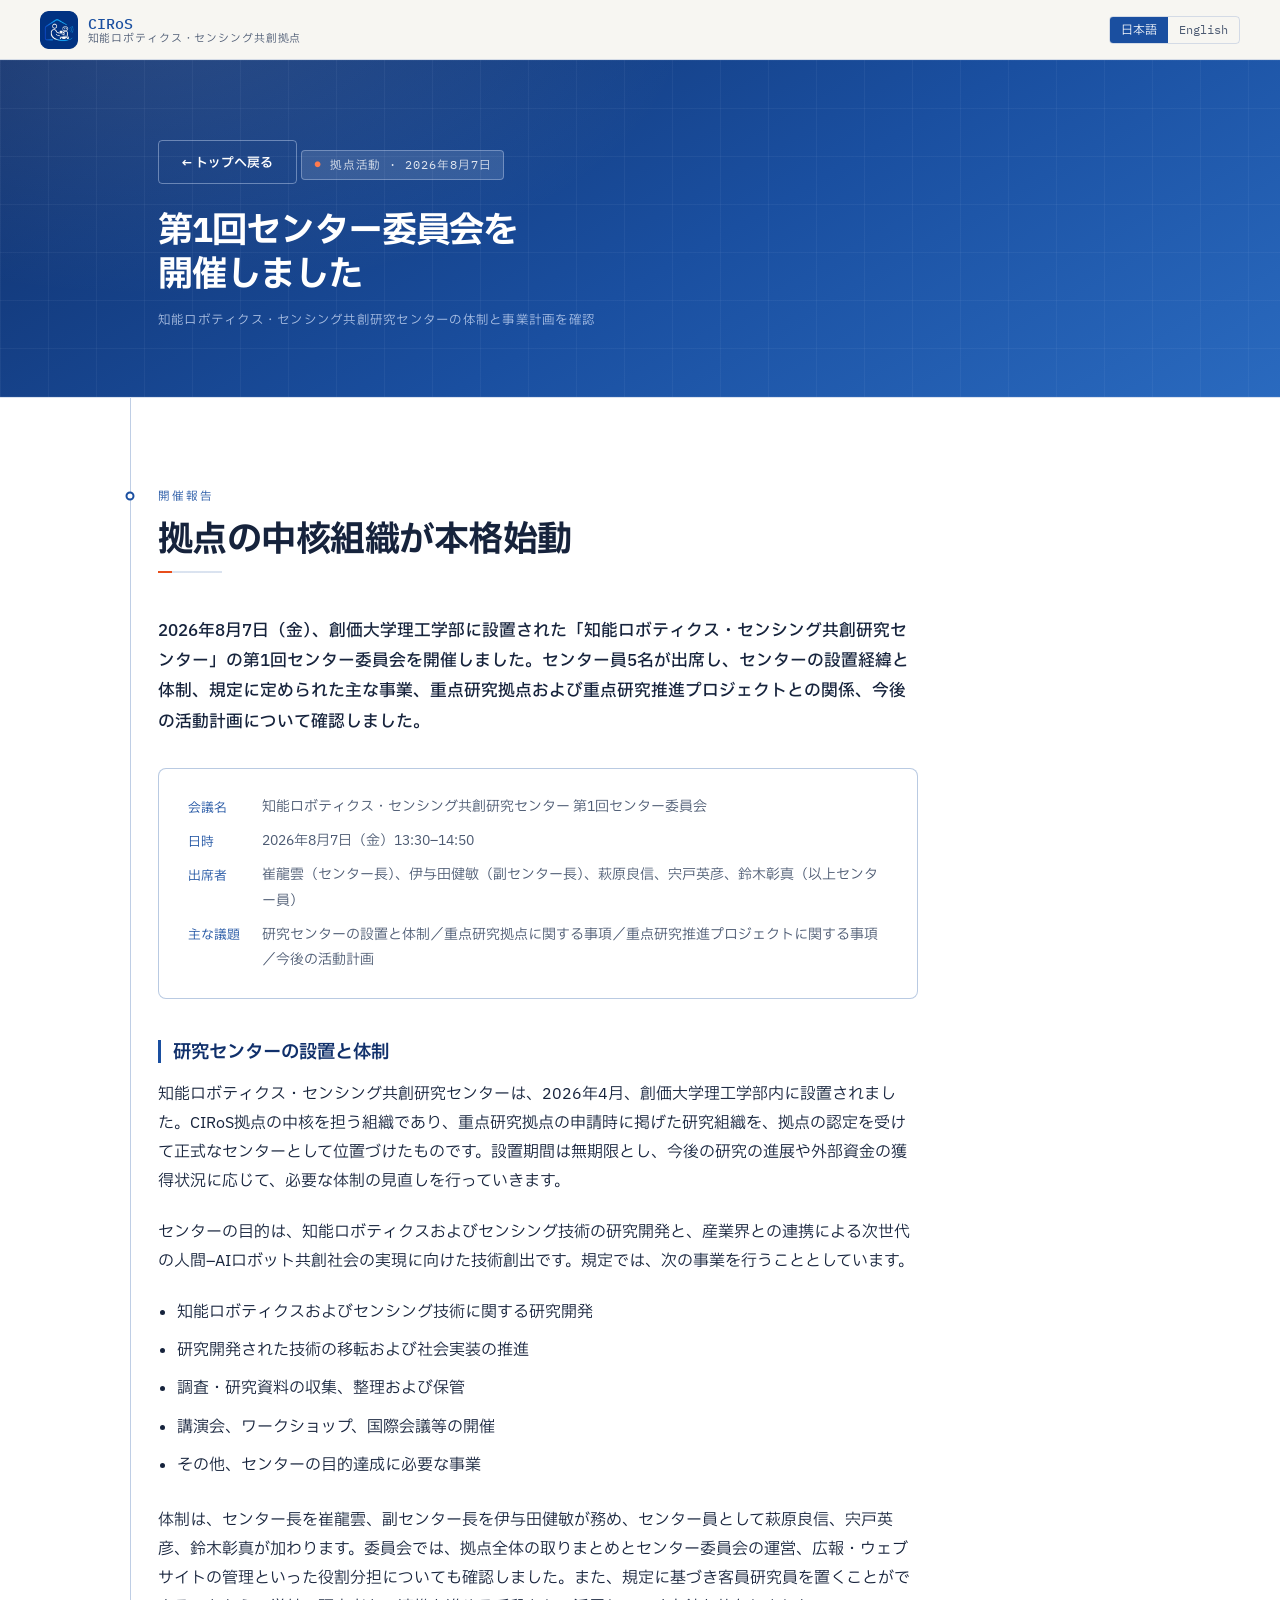
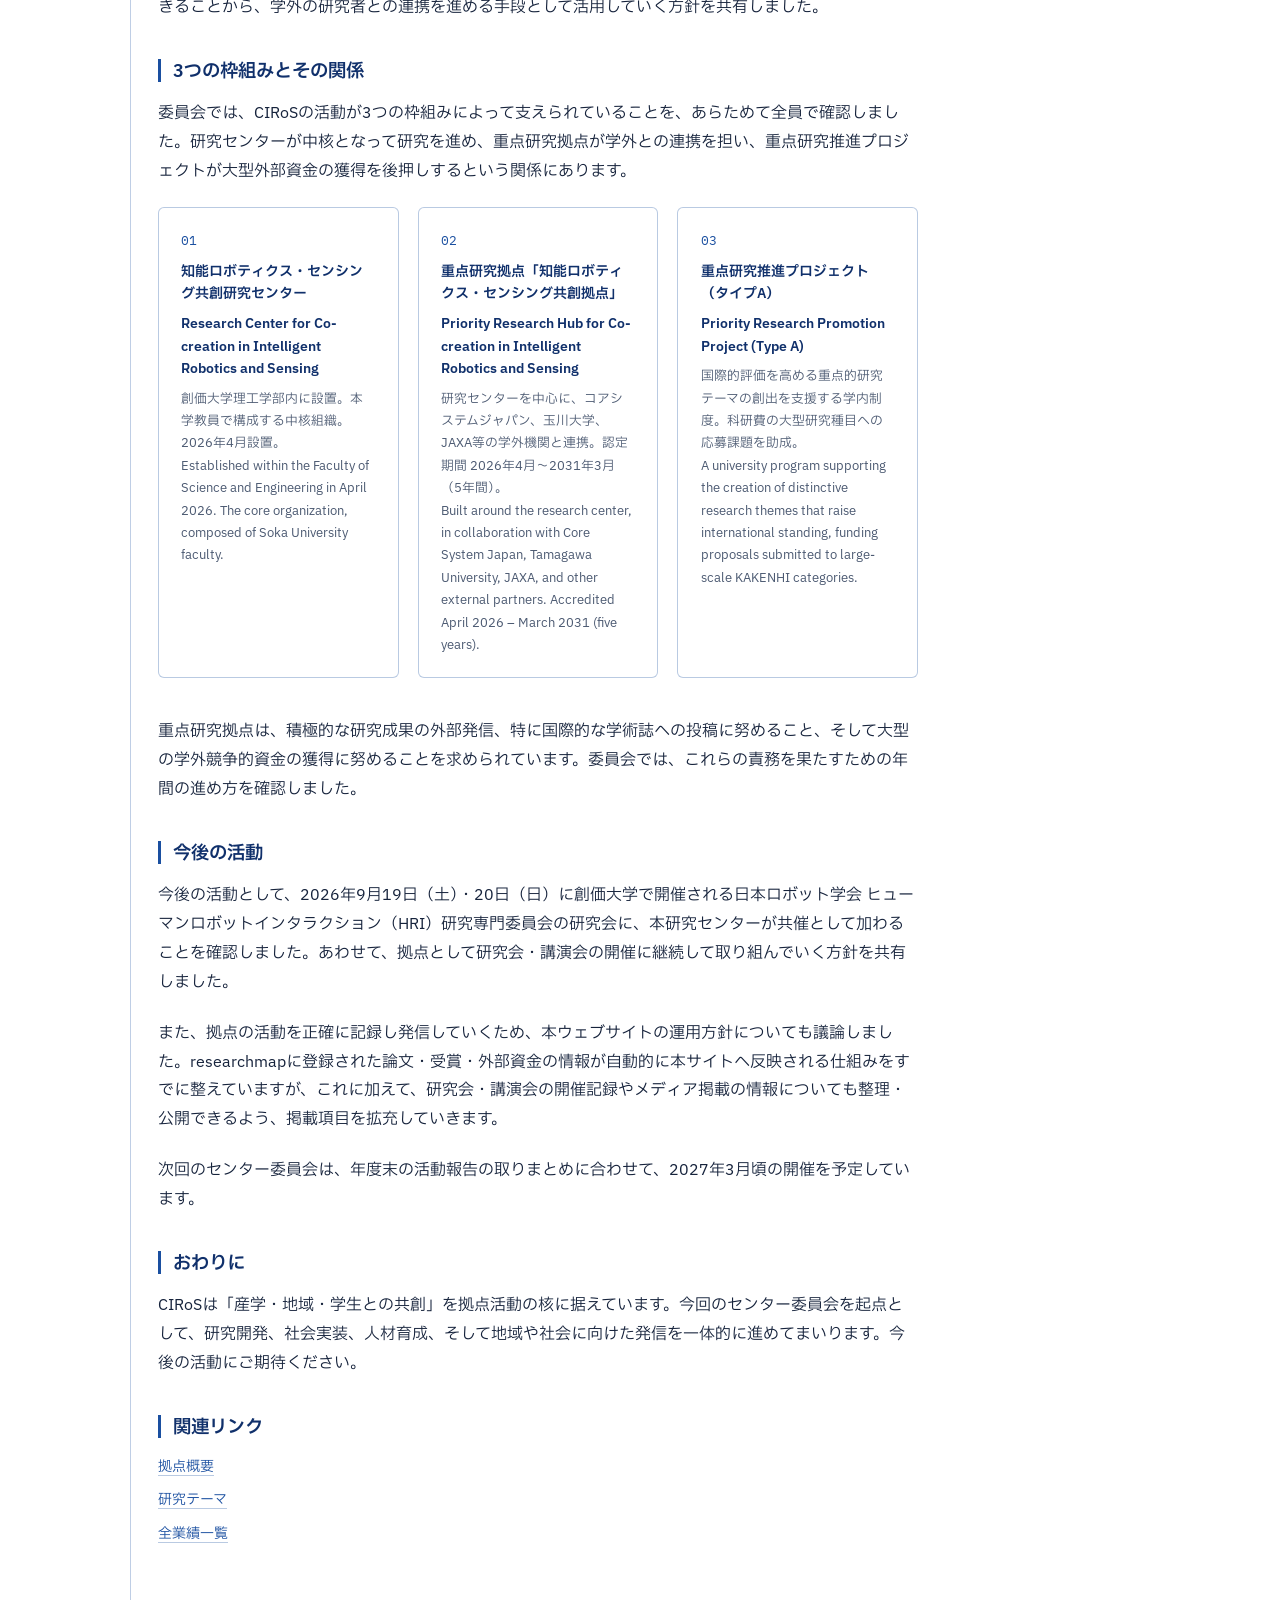
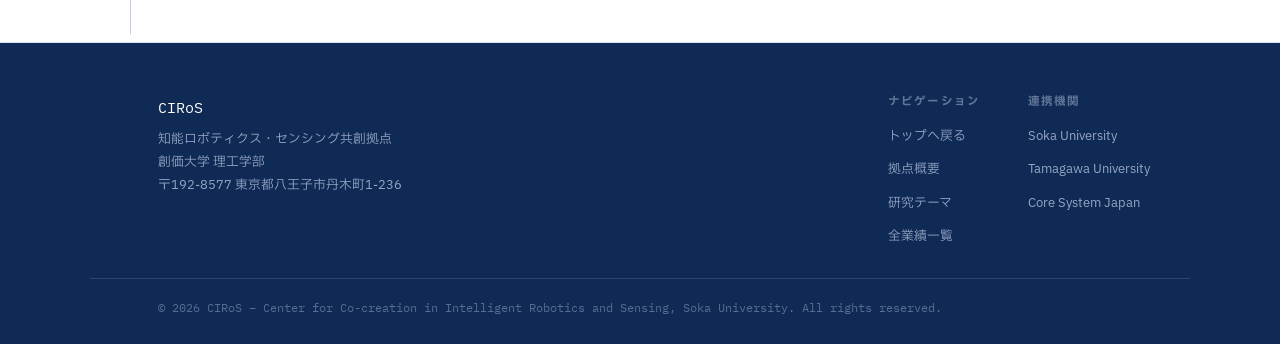
<file: news/20260807-center-meeting-1/article.html>
<!DOCTYPE html>
<html lang="ja">

<head>
  <meta charset="UTF-8">
  <meta name="viewport" content="width=device-width, initial-scale=1.0">
  <title>第1回センター委員会を開催 | CIRoS - 創価大学</title>

  <meta name="description"
    content="2026年8月7日、知能ロボティクス・センシング共創研究センターの第1回センター委員会を開催しました。センターの設置と体制、主な事業、重点研究拠点および重点研究推進プロジェクトの運営方針、今後の活動計画について確認しました。">
  <meta name="keywords" content="CIRoS,センター委員会,知能ロボティクス,センシング,共創,重点研究拠点,創価大学,理工学部">
  <meta name="author" content="知能ロボティクス・センシング共創拠点（CIRoS）, 創価大学理工学部">
  <meta name="robots" content="index,follow">
  <meta name="theme-color" content="#1a4fa0">

  <link rel="preconnect" href="https://fonts.googleapis.com">
  <link
    href="https://fonts.googleapis.com/css2?family=IBM+Plex+Mono:wght@400;500&family=IBM+Plex+Sans+JP:wght@400;500;600;700&family=IBM+Plex+Sans:wght@400;500;600;700&display=swap"
    rel="stylesheet">
  <link rel="stylesheet" href="../../assets/css/styles.css">

  <link rel="canonical" href="https://ciros-soka.github.io/news/20260807-center-meeting-1/article.html">
  <link rel="icon" type="image/svg+xml" href="../../favicon.svg">

  <meta property="og:title" content="第1回センター委員会を開催 | CIRoS - 創価大学">
  <meta property="og:description" content="知能ロボティクス・センシング共創研究センターの第1回センター委員会を開催。設置と体制、主な事業、今後の活動計画を確認しました。">
  <meta property="og:type" content="article">
  <meta property="og:url" content="https://ciros-soka.github.io/news/20260807-center-meeting-1/article.html">
  <meta property="og:image" content="https://ciros-soka.github.io/assets/img/Overview.jpg">
  <meta property="og:locale" content="ja_JP">
  <meta property="og:locale:alternate" content="en_US">
  <meta property="og:site_name" content="CIRoS">

  <style>
    /* ---- 記事ページ専用スタイル（styles.css のトークンを利用） ---- */
    .report-body {
      max-width: 760px;
    }

    .report-body p {
      margin-bottom: 1.4rem;
      color: var(--ink);
    }

    .report-lead {
      font-size: 1.05rem;
      font-weight: 500;
    }

    .report-h3 {
      font-size: 1.15rem;
      font-weight: 600;
      color: var(--navy-deep);
      margin: 2.4rem 0 1rem;
      padding-left: .75rem;
      border-left: 3px solid var(--accent);
    }

    .meta-card {
      background: var(--surface);
      border: 1px solid var(--hairline-strong);
      border-radius: var(--radius);
      padding: 1.6rem 1.8rem;
      margin: 2rem 0 2.6rem;
    }

    .meta-card dl {
      display: grid;
      grid-template-columns: auto 1fr;
      gap: .55rem 1.4rem;
      font-size: var(--fs-sm);
    }

    /* 言語切替: styles.css の html [lc="en"] { display:none } は上の display:grid に負けるため、
       詳細度を上げて dl 単位で明示的に切り替える */
    html .meta-card dl[lc="en"] {
      display: none;
    }

    body.en .meta-card dl[lc="ja"] {
      display: none;
    }

    body.en .meta-card dl[lc="en"] {
      display: grid;
    }

    .meta-card dt {
      font-family: var(--mono);
      font-size: var(--fs-xs);
      color: var(--accent);
      white-space: nowrap;
      padding-top: .1rem;
    }

    .meta-card dd {
      color: var(--ink-soft);
    }

    .report-body ul.blist {
      margin: 0 0 1.6rem 0;
      padding-left: 1.2rem;
      list-style: disc;
    }

    .report-body ul.blist li {
      margin-bottom: .55rem;
      color: var(--ink);
      line-height: 1.85;
    }

    .frame-grid {
      display: grid;
      grid-template-columns: repeat(3, 1fr);
      gap: 1.2rem;
      margin: 1.4rem 0 2.4rem;
    }

    .frame-card {
      background: var(--surface);
      border: 1px solid var(--hairline-strong);
      border-radius: var(--radius-sm);
      padding: 1.3rem 1.4rem;
    }

    .frame-card .fc-k {
      font-family: var(--mono);
      font-size: var(--fs-xs);
      color: var(--accent);
      display: block;
      margin-bottom: .5rem;
    }

    .frame-card .fc-n {
      font-size: var(--fs-sm);
      font-weight: 600;
      color: var(--navy-deep);
      display: block;
      margin-bottom: .5rem;
      line-height: 1.6;
    }

    .frame-card .fc-d {
      font-size: var(--fs-xs);
      color: var(--ink-soft);
      line-height: 1.75;
      display: block;
    }

    @media (max-width: 780px) {
      .frame-grid {
        grid-template-columns: 1fr;
      }
    }

    @media (max-width: 640px) {
      .meta-card dl {
        grid-template-columns: 1fr;
        gap: .2rem;
      }

      .meta-card dd {
        margin-bottom: .6rem;
      }
    }

    .linklist li {
      margin-bottom: .5rem;
      font-size: var(--fs-sm);
    }

    .linklist a {
      color: var(--accent);
      text-decoration: none;
      border-bottom: 1px solid var(--hairline-strong);
    }

    .linklist a:hover {
      color: var(--navy-deep);
    }
  </style>
</head>

<body>

  <header>
    <nav aria-label="グローバルナビゲーション">
      <a class="nav-brand" href="../../index.html"><img class="nav-logo" src="../../favicon.svg" alt="CIRoS ロゴ"><div class="nb-txt">CIRoS<span>知能ロボティクス・センシング共創拠点</span></div></a>
      <div class="lang-toggle">
        <button class="lang-btn active" onclick="setLang('ja')">日本語</button>
        <button class="lang-btn" onclick="setLang('en')">English</button>
      </div>
    </nav>
  </header>

  <main>

    <div class="hero" style="padding-bottom: 1px;">
      <div class="hero-top" style="grid-template-columns: 1fr; padding-bottom: 2.5rem;">
        <div>
          <a href="../../index.html" class="btn btn-ow" style="margin-bottom: 1.4rem;">
            <span lc="ja">← トップへ戻る</span><span lc="en">← Back to Home</span>
          </a>
          <div class="hero-badge"><span lc="ja">拠点活動 · 2026年8月7日</span><span lc="en">Hub Activity · August 7,
              2026</span></div>
          <h1 class="hero-title" style="font-size: var(--fs-h2);">
            <span lc="ja">第1回センター委員会を<br>開催しました</span>
            <span lc="en">The First Center Committee<br>Meeting Was Held</span>
          </h1>
          <p class="hero-sub" lc="ja">知能ロボティクス・センシング共創研究センターの体制と事業計画を確認</p>
          <p class="hero-sub" lc="en">Confirming the structure and activity plan of the Research Center for Co-creation
            in Intelligent Robotics and Sensing</p>
        </div>
      </div>
    </div>

    <section class="white-section" aria-label="開催報告">
      <div class="container">
        <div class="slabel" lc="ja">開催報告</div>
        <div class="slabel" lc="en">Meeting Report</div>
        <h2 class="stitle" lc="ja">拠点の中核組織が本格始動</h2>
        <h2 class="stitle" lc="en">The hub's core organization is now fully underway</h2>
        <div class="sdiv"></div>

        <div class="report-body">
          <p class="report-lead" lc="ja">
            2026年8月7日（金）、創価大学理工学部に設置された「知能ロボティクス・センシング共創研究センター」の第1回センター委員会を開催しました。センター員5名が出席し、センターの設置経緯と体制、規定に定められた主な事業、重点研究拠点および重点研究推進プロジェクトとの関係、今後の活動計画について確認しました。
          </p>
          <p class="report-lead" lc="en">On Friday, August 7, 2026, the first Center Committee meeting of the Research
            Center for Co-creation in Intelligent Robotics and Sensing — established within the Faculty of Science and
            Engineering, Soka University — was held. All five center members attended and reviewed the background and
            organizational structure of the center, its principal activities as defined in the center regulations, its
            relationship with the University's Priority Research Hub and Priority Research Promotion Project, and the
            activity plan going forward.</p>

          <div class="meta-card">
            <dl lc="ja">
              <dt>会議名</dt>
              <dd>知能ロボティクス・センシング共創研究センター 第1回センター委員会</dd>
              <dt>日時</dt>
              <dd>2026年8月7日（金）13:30–14:50</dd>
              <dt>出席者</dt>
              <dd>崔龍雲（センター長）、伊与田健敏（副センター長）、萩原良信、宍戸英彦、鈴木彰真（以上センター員）</dd>
              <dt>主な議題</dt>
              <dd>研究センターの設置と体制／重点研究拠点に関する事項／重点研究推進プロジェクトに関する事項／今後の活動計画</dd>
            </dl>
            <dl lc="en">
              <dt>Meeting</dt>
              <dd>The 1st Center Committee, Research Center for Co-creation in Intelligent Robotics and Sensing</dd>
              <dt>Date &amp; Time</dt>
              <dd>Friday, August 7, 2026, 13:30–14:50</dd>
              <dt>Attendees</dt>
              <dd>Choi (Director), Iyota (Vice Director), Hagiwara, Shishido, Suzuki (Center members) — all five
                members</dd>
              <dt>Agenda</dt>
              <dd>Establishment and structure of the research center; Priority Research Hub matters; Priority Research
                Promotion Project matters; activity plan</dd>
            </dl>
          </div>

          <h3 class="report-h3" lc="ja">研究センターの設置と体制</h3>
          <h3 class="report-h3" lc="en">Establishment and Structure of the Research Center</h3>
          <p lc="ja">
            知能ロボティクス・センシング共創研究センターは、2026年4月、創価大学理工学部内に設置されました。CIRoS拠点の中核を担う組織であり、重点研究拠点の申請時に掲げた研究組織を、拠点の認定を受けて正式なセンターとして位置づけたものです。設置期間は無期限とし、今後の研究の進展や外部資金の獲得状況に応じて、必要な体制の見直しを行っていきます。
          </p>
          <p lc="en">The Research Center for Co-creation in Intelligent Robotics and Sensing was established in April
            2026 within the Faculty of Science and Engineering at Soka University. It serves as the core organization of
            the CIRoS hub: the research organization presented in the Priority Research Hub application has now been
            formally constituted as a research center following the hub's accreditation. The center is established for
            an indefinite term, and its structure will be reviewed as research progresses and external funding is
            secured.</p>
          <p lc="ja">
            センターの目的は、知能ロボティクスおよびセンシング技術の研究開発と、産業界との連携による次世代の人間–AIロボット共創社会の実現に向けた技術創出です。規定では、次の事業を行うこととしています。
          </p>
          <p lc="en">The center's purpose is to conduct research and development in intelligent robotics and sensing
            technologies, and — through collaboration with industry — to create technologies for a next-generation
            human–AI robotic co-creation society. The center regulations set out the following activities.</p>
          <ul class="blist" lc="ja">
            <li>知能ロボティクスおよびセンシング技術に関する研究開発</li>
            <li>研究開発された技術の移転および社会実装の推進</li>
            <li>調査・研究資料の収集、整理および保管</li>
            <li>講演会、ワークショップ、国際会議等の開催</li>
            <li>その他、センターの目的達成に必要な事業</li>
          </ul>
          <ul class="blist" lc="en">
            <li>Research and development in intelligent robotics and sensing technologies</li>
            <li>Promotion of technology transfer and social implementation of the results</li>
            <li>Collection, organization, and preservation of research materials</li>
            <li>Hosting of lectures, workshops, and international conferences</li>
            <li>Other activities necessary to achieve the center's objectives</li>
          </ul>
          <p lc="ja">
            体制は、センター長を崔龍雲、副センター長を伊与田健敏が務め、センター員として萩原良信、宍戸英彦、鈴木彰真が加わります。委員会では、拠点全体の取りまとめとセンター委員会の運営、広報・ウェブサイトの管理といった役割分担についても確認しました。また、規定に基づき客員研究員を置くことができることから、学外の研究者との連携を進める手段として活用していく方針を共有しました。
          </p>
          <p lc="en">Choi serves as Director and Iyota as Vice Director, with Hagiwara, Shishido, and Suzuki as
            center members. The committee also confirmed the division of roles
            — overall coordination of the hub and operation of the Center Committee, and management of public relations
            and the website. In addition, since the regulations allow the appointment of visiting researchers, the
            members agreed to use this framework to strengthen collaboration with researchers outside the university.
          </p>

          <h3 class="report-h3" lc="ja">3つの枠組みとその関係</h3>
          <h3 class="report-h3" lc="en">Three Frameworks and How They Relate</h3>
          <p lc="ja">
            委員会では、CIRoSの活動が3つの枠組みによって支えられていることを、あらためて全員で確認しました。研究センターが中核となって研究を進め、重点研究拠点が学外との連携を担い、重点研究推進プロジェクトが大型外部資金の獲得を後押しするという関係にあります。
          </p>
          <p lc="en">The committee reconfirmed that CIRoS is supported by three complementary frameworks: the research
            center drives the research itself, the Priority Research Hub carries out collaboration beyond the
            university, and the Priority Research Promotion Project supports applications for large-scale external
            funding.</p>

          <div class="frame-grid">
            <div class="frame-card">
              <span class="fc-k">01</span>
              <span class="fc-n" lc="ja">知能ロボティクス・センシング共創研究センター</span>
              <span class="fc-n" lc="en">Research Center for Co-creation in Intelligent Robotics and Sensing</span>
              <span class="fc-d" lc="ja">創価大学理工学部内に設置。本学教員で構成する中核組織。2026年4月設置。</span>
              <span class="fc-d" lc="en">Established within the Faculty of Science and Engineering in April 2026. The
                core organization, composed of Soka University faculty.</span>
            </div>
            <div class="frame-card">
              <span class="fc-k">02</span>
              <span class="fc-n" lc="ja">重点研究拠点「知能ロボティクス・センシング共創拠点」</span>
              <span class="fc-n" lc="en">Priority Research Hub for Co-creation in Intelligent Robotics and Sensing</span>
              <span class="fc-d" lc="ja">研究センターを中心に、コアシステムジャパン、玉川大学、JAXA等の学外機関と連携。認定期間 2026年4月〜2031年3月（5年間）。</span>
              <span class="fc-d" lc="en">Built around the research center, in collaboration with Core System Japan,
                Tamagawa University, JAXA, and other external partners. Accredited April 2026 – March 2031 (five
                years).</span>
            </div>
            <div class="frame-card">
              <span class="fc-k">03</span>
              <span class="fc-n" lc="ja">重点研究推進プロジェクト（タイプA）</span>
              <span class="fc-n" lc="en">Priority Research Promotion Project (Type A)</span>
              <span class="fc-d" lc="ja">国際的評価を高める重点的研究テーマの創出を支援する学内制度。科研費の大型研究種目への応募課題を助成。</span>
              <span class="fc-d" lc="en">A university program supporting the creation of distinctive research themes
                that raise international standing, funding proposals submitted to large-scale KAKENHI categories.</span>
            </div>
          </div>

          <p lc="ja">
            重点研究拠点は、積極的な研究成果の外部発信、特に国際的な学術誌への投稿に努めること、そして大型の学外競争的資金の獲得に努めることを求められています。委員会では、これらの責務を果たすための年間の進め方を確認しました。
          </p>
          <p lc="en">The Priority Research Hub is expected to actively disseminate its research results — in particular
            through submissions to international journals — and to pursue large-scale external competitive funding. The
            committee confirmed how these responsibilities will be met over the course of the year.</p>

          <h3 class="report-h3" lc="ja">今後の活動</h3>
          <h3 class="report-h3" lc="en">Activities Ahead</h3>
          <p lc="ja">
            今後の活動として、2026年9月19日（土）・20日（日）に創価大学で開催される日本ロボット学会 ヒューマンロボットインタラクション（HRI）研究専門委員会の研究会に、本研究センターが共催として加わることを確認しました。あわせて、拠点として研究会・講演会の開催に継続して取り組んでいく方針を共有しました。
          </p>
          <p lc="en">Looking ahead, the committee confirmed that the research center will serve as a co-organizer of the
            Robotics Society of Japan's Human–Robot Interaction (HRI) technical committee meeting, to be held at Soka
            University on September 19–20, 2026. The members also agreed to continue hosting research meetings and
            lectures as part of the hub's ongoing activities.</p>
          <p lc="ja">
            また、拠点の活動を正確に記録し発信していくため、本ウェブサイトの運用方針についても議論しました。researchmapに登録された論文・受賞・外部資金の情報が自動的に本サイトへ反映される仕組みをすでに整えていますが、これに加えて、研究会・講演会の開催記録やメディア掲載の情報についても整理・公開できるよう、掲載項目を拡充していきます。
          </p>
          <p lc="en">The committee also discussed how this website should be operated so that the hub's activities are
            recorded and communicated accurately. Publications, awards, and external funding registered on researchmap
            are already reflected on this site automatically; the members agreed to expand the site further so that
            records of research meetings, lectures, and media coverage can also be organized and published.</p>
          <p lc="ja">
            次回のセンター委員会は、年度末の活動報告の取りまとめに合わせて、2027年3月頃の開催を予定しています。
          </p>
          <p lc="en">The next Center Committee meeting is planned for around March 2027, timed to coincide with the
            compilation of the annual activity report.</p>

          <h3 class="report-h3" lc="ja">おわりに</h3>
          <h3 class="report-h3" lc="en">Looking Ahead</h3>
          <p lc="ja">
            CIRoSは「産学・地域・学生との共創」を拠点活動の核に据えています。今回のセンター委員会を起点として、研究開発、社会実装、人材育成、そして地域や社会に向けた発信を一体的に進めてまいります。今後の活動にご期待ください。
          </p>
          <p lc="en">Co-creation with industry, the local community, and students is at the heart of CIRoS. Building on
            this first Center Committee meeting, we will advance research and development, social implementation, human
            resource development, and outreach to the community as a single integrated effort. We look forward to
            sharing what comes next.</p>

          <h3 class="report-h3" lc="ja">関連リンク</h3>
          <h3 class="report-h3" lc="en">Related Links</h3>
          <ul class="linklist">
            <li><a href="../../index.html#about"><span lc="ja">拠点概要</span><span lc="en">About the Hub</span></a></li>
            <li><a href="../../index.html#research"><span lc="ja">研究テーマ</span><span lc="en">Research Themes</span></a>
            </li>
            <li><a href="../../achievements.html"><span lc="ja">全業績一覧</span><span lc="en">All Achievements</span></a>
            </li>
          </ul>
        </div>
      </div>
    </section>

  </main>

  <footer>
    <div class="fi">
      <div>
        <div class="fb">CIRoS</div>
        <address class="fs" lc="ja">知能ロボティクス・センシング共創拠点<br>創価大学 理工学部<br>〒192-8577 東京都八王子市丹木町1-236</address>
        <address class="fs" lc="en">Center for Co-creation in Intelligent Robotics and Sensing<br>Faculty of Science and
          Technology, Soka University<br>1-236 Tangi-machi, Hachioji, Tokyo 192-8577, Japan</address>
      </div>
      <div class="f-cols">
        <div class="fc">
          <h4 lc="ja">ナビゲーション</h4>
          <h4 lc="en">Navigation</h4>
          <ul>
            <li><a href="../../index.html" lc="ja">トップへ戻る</a><a href="../../index.html" lc="en">Back to Home</a></li>
            <li><a href="../../index.html#about" lc="ja">拠点概要</a><a href="../../index.html#about" lc="en">About</a></li>
            <li><a href="../../index.html#research" lc="ja">研究テーマ</a><a href="../../index.html#research"
                lc="en">Research</a></li>
            <li><a href="../../achievements.html" lc="ja">全業績一覧</a><a href="../../achievements.html" lc="en">All
                Achievements</a></li>
          </ul>
        </div>
        <div class="fc">
          <h4 lc="ja">連携機関</h4>
          <h4 lc="en">Partners</h4>
          <ul>
            <li><a href="https://www.soka.ac.jp" target="_blank">Soka University</a></li>
            <li><a href="https://www.tamagawa.ac.jp" target="_blank">Tamagawa University</a></li>
            <li><a href="https://core-system.jp" target="_blank">Core System Japan</a></li>
          </ul>
        </div>
      </div>
    </div>
    <div class="fbot">© 2026 CIRoS – Center for Co-creation in Intelligent Robotics and Sensing, Soka University. All
      rights reserved.</div>
  </footer>

  <script>
    function setLang(lang) {
      document.body.classList.toggle('en', lang === 'en');
      document.querySelectorAll('.lang-btn').forEach(function (b) {
        b.classList.toggle('active', b.textContent.trim() === (lang === 'ja' ? '日本語' : 'English'));
      });
    }
  </script>
</body>

</html>
</file>
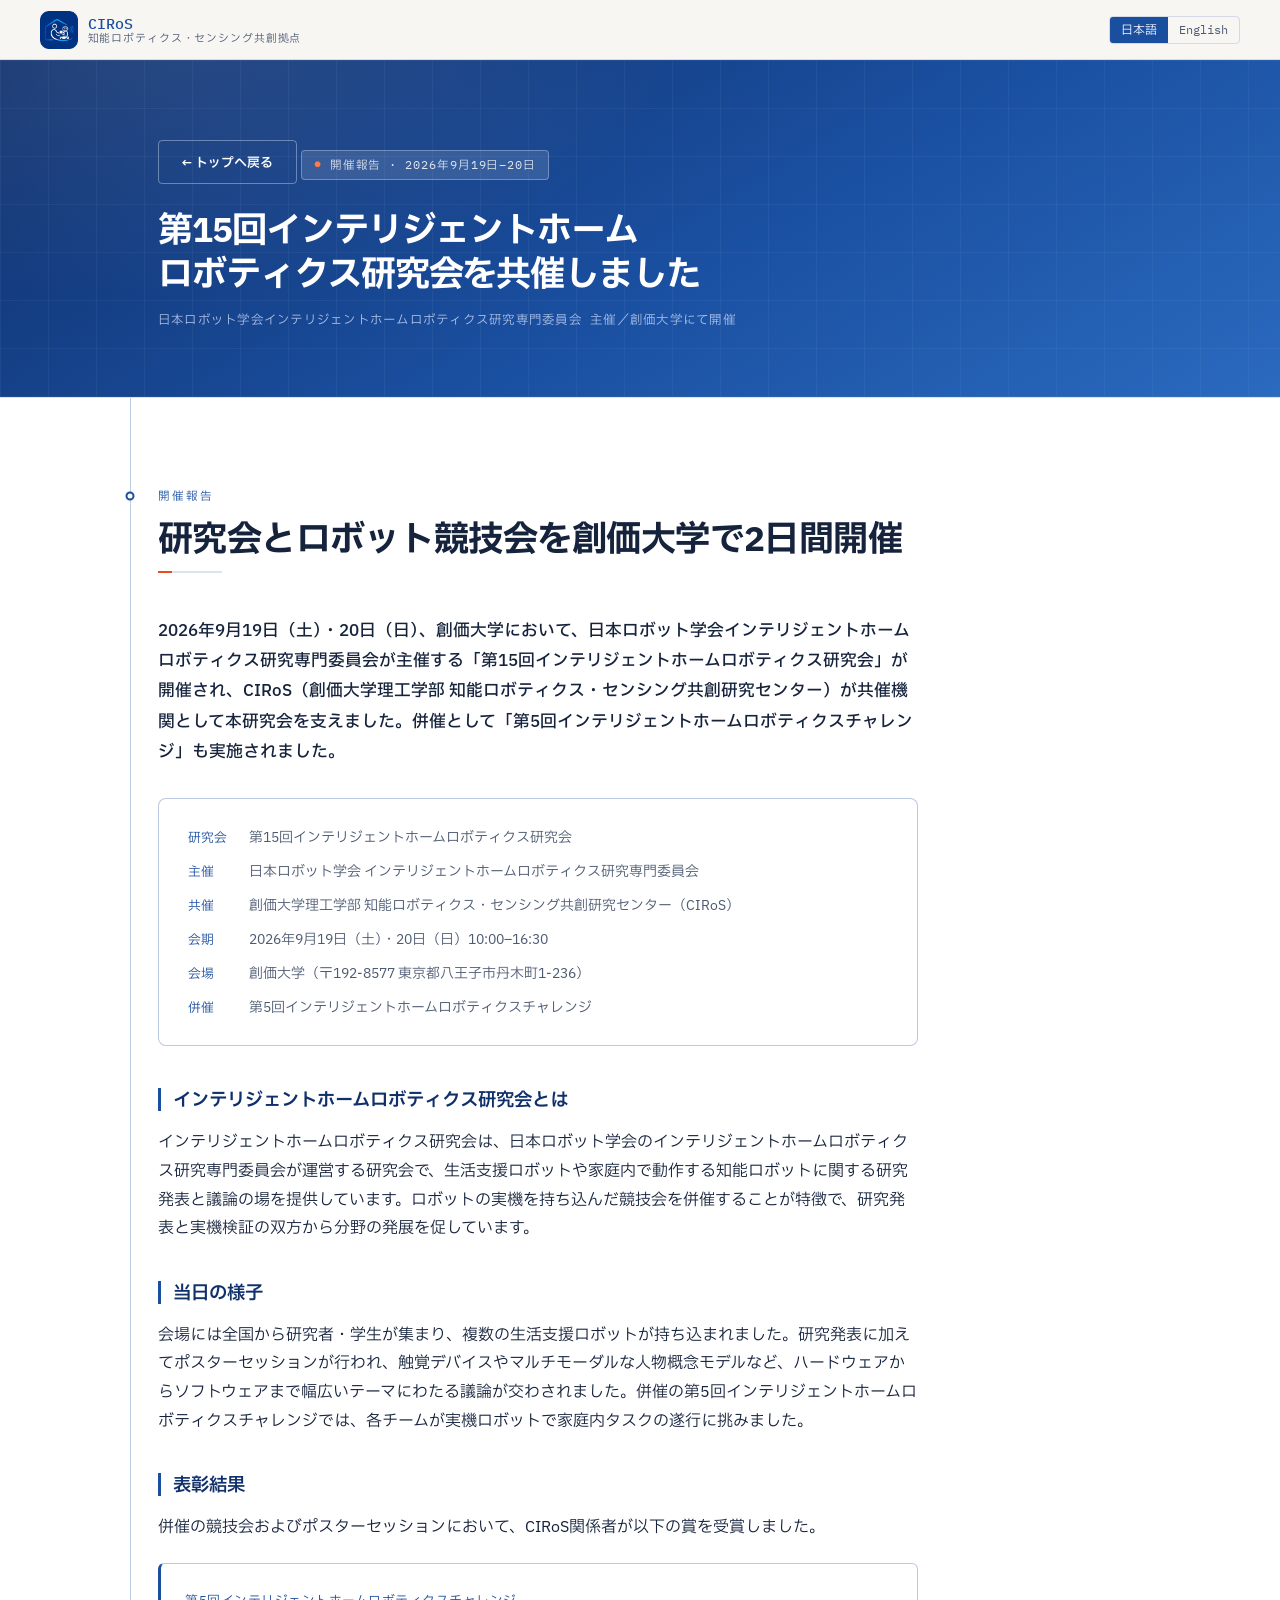
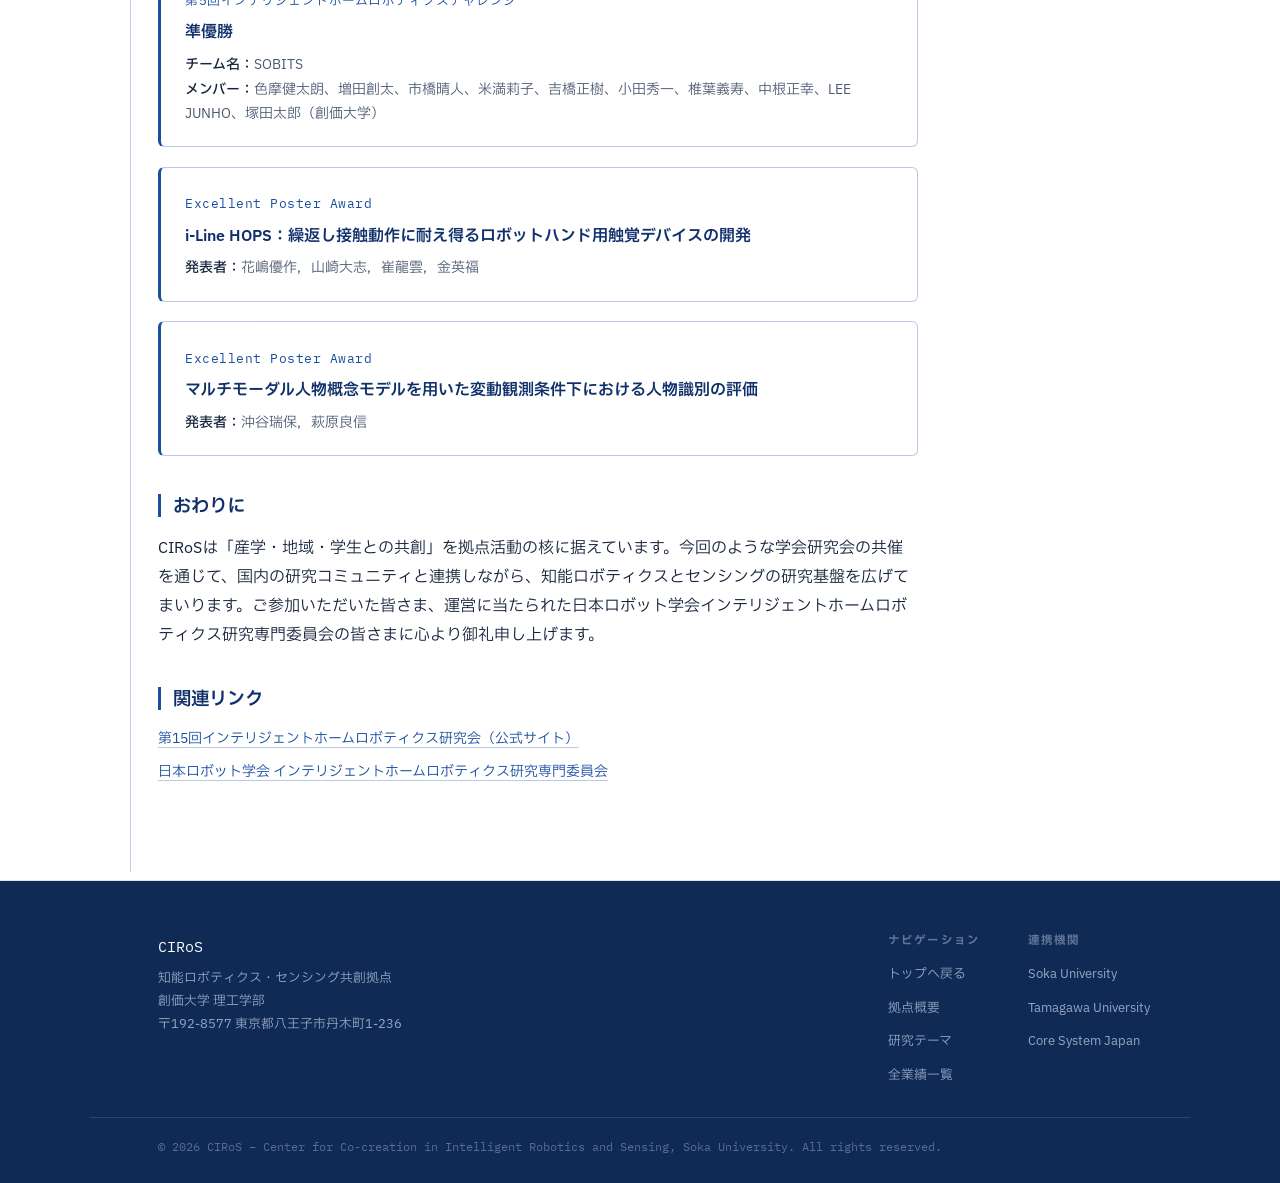
<file: news/20260919-ihr15/article.html>
<!DOCTYPE html>
<html lang="ja">

<head>
  <meta charset="UTF-8">
  <meta name="viewport" content="width=device-width, initial-scale=1.0">
  <title>日本ロボット学会 第15回インテリジェントホームロボティクス研究会を共催 | CIRoS - 創価大学</title>

  <meta name="description"
    content="2026年9月19日・20日、創価大学にて日本ロボット学会インテリジェントホームロボティクス研究専門委員会主催の第15回インテリジェントホームロボティクス研究会をCIRoSが共催。併催の第5回インテリジェントホームロボティクスチャレンジではチームSOBITSが準優勝、Excellent Poster Awardを2件受賞しました。">
  <meta name="keywords" content="CIRoS,インテリジェントホームロボティクス研究会,iHR15,日本ロボット学会,創価大学,SOBITS,インテリジェントホームロボティクスチャレンジ,Excellent Poster Award,共催">
  <meta name="author" content="知能ロボティクス・センシング共創拠点（CIRoS）, 創価大学理工学部">
  <meta name="robots" content="index,follow">
  <meta name="theme-color" content="#1a4fa0">

  <link rel="preconnect" href="https://fonts.googleapis.com">
  <link
    href="https://fonts.googleapis.com/css2?family=IBM+Plex+Mono:wght@400;500&family=IBM+Plex+Sans+JP:wght@400;500;600;700&family=IBM+Plex+Sans:wght@400;500;600;700&display=swap"
    rel="stylesheet">
  <link rel="stylesheet" href="../../assets/css/styles.css">

  <link rel="canonical" href="https://ciros-soka.github.io/news/20260919-ihr15/article.html">
  <link rel="icon" type="image/svg+xml" href="../../favicon.svg">

  <meta property="og:title" content="日本ロボット学会 第15回インテリジェントホームロボティクス研究会を共催 | CIRoS - 創価大学">
  <meta property="og:description" content="創価大学にて第15回インテリジェントホームロボティクス研究会をCIRoSが共催。併催のチャレンジでチームSOBITSが準優勝、Excellent Poster Awardを2件受賞しました。">
  <meta property="og:type" content="article">
  <meta property="og:url" content="https://ciros-soka.github.io/news/20260919-ihr15/article.html">
  <!-- 写真掲載の許可が出たら復帰させること
  <meta property="og:image" content="https://ciros-soka.github.io/news/20260919-ihr15/image/ihr15_group.jpg">
  -->
  <meta property="og:locale" content="ja_JP">
  <meta property="og:locale:alternate" content="en_US">
  <meta property="og:site_name" content="CIRoS">

  <style>
    /* ---- 記事ページ専用スタイル（styles.css のトークンを利用） ---- */
    .report-body {
      max-width: 760px;
    }

    .report-body p {
      margin-bottom: 1.4rem;
      color: var(--ink);
    }

    .report-lead {
      font-size: 1.05rem;
      font-weight: 500;
    }

    .report-h3 {
      font-size: 1.15rem;
      font-weight: 600;
      color: var(--navy-deep);
      margin: 2.4rem 0 1rem;
      padding-left: .75rem;
      border-left: 3px solid var(--accent);
    }

    .meta-card {
      background: var(--surface);
      border: 1px solid var(--hairline-strong);
      border-radius: var(--radius);
      padding: 1.6rem 1.8rem;
      margin: 2rem 0 2.6rem;
    }

    .meta-card dl {
      display: grid;
      grid-template-columns: auto 1fr;
      gap: .55rem 1.4rem;
      font-size: var(--fs-sm);
    }

    /* 言語切替: styles.css の html [lc="en"] { display:none } は上の display:grid に負けるため、
       詳細度を上げて dl 単位で明示的に切り替える */
    html .meta-card dl[lc="en"] {
      display: none;
    }

    body.en .meta-card dl[lc="ja"] {
      display: none;
    }

    body.en .meta-card dl[lc="en"] {
      display: grid;
    }

    .meta-card dt {
      font-family: var(--mono);
      font-size: var(--fs-xs);
      color: var(--accent);
      white-space: nowrap;
      padding-top: .1rem;
    }

    .meta-card dd {
      color: var(--ink-soft);
    }

    .photo-grid {
      display: grid;
      grid-template-columns: 1fr 1fr;
      gap: 1.6rem;
      margin: 1.4rem 0 2.4rem;
    }

    .photo-grid figure {
      margin: 0;
    }

    .photo-grid img {
      width: 100%;
      aspect-ratio: 4 / 3;
      object-fit: cover;
      border-radius: var(--radius-sm);
      border: 1px solid var(--hairline);
      display: block;
    }

    .photo-grid figcaption {
      font-size: var(--fs-xs);
      color: var(--ink-soft);
      margin-top: .5rem;
      line-height: 1.6;
    }

    @media (max-width: 640px) {
      .photo-grid {
        grid-template-columns: 1fr;
      }

      .meta-card dl {
        grid-template-columns: 1fr;
        gap: .2rem;
      }

      .meta-card dd {
        margin-bottom: .6rem;
      }
    }

    .linklist li {
      margin-bottom: .5rem;
      font-size: var(--fs-sm);
    }

    .linklist a {
      color: var(--accent);
      text-decoration: none;
      border-bottom: 1px solid var(--hairline-strong);
    }

    .linklist a:hover {
      color: var(--navy-deep);
    }

    /* ---- 表彰結果カード ---- */
    .award-card {
      background: var(--surface);
      border: 1px solid var(--hairline-strong);
      border-left: 3px solid var(--accent);
      border-radius: var(--radius-sm);
      padding: 1.3rem 1.5rem;
      margin: 0 0 1.2rem;
    }

    .award-card .aw-badge {
      display: inline-block;
      font-family: var(--mono);
      font-size: var(--fs-xs);
      color: var(--accent);
      letter-spacing: .04em;
      margin-bottom: .45rem;
    }

    .award-card .aw-t {
      font-size: 1rem;
      font-weight: 600;
      color: var(--navy-deep);
      margin: 0 0 .5rem;
      line-height: 1.55;
    }

    .award-card .aw-m {
      font-size: var(--fs-sm);
      color: var(--ink-soft);
      margin: 0;
      line-height: 1.75;
    }

    .award-card .aw-m b {
      font-weight: 500;
      color: var(--ink);
    }
  </style>
</head>

<body>

  <header>
    <nav aria-label="グローバルナビゲーション">
      <a class="nav-brand" href="../../index.html"><img class="nav-logo" src="../../favicon.svg" alt="CIRoS ロゴ"><div class="nb-txt">CIRoS<span>知能ロボティクス・センシング共創拠点</span></div></a>
      <div class="lang-toggle">
        <button class="lang-btn active" onclick="setLang('ja')">日本語</button>
        <button class="lang-btn" onclick="setLang('en')">English</button>
      </div>
    </nav>
  </header>

  <main>

    <div class="hero" style="padding-bottom: 1px;">
      <div class="hero-top" style="grid-template-columns: 1fr; padding-bottom: 2.5rem;">
        <div>
          <a href="../../index.html" class="btn btn-ow" style="margin-bottom: 1.4rem;">
            <span lc="ja">← トップへ戻る</span><span lc="en">← Back to Home</span>
          </a>
          <div class="hero-badge"><span lc="ja">開催報告 · 2026年9月19日–20日</span><span lc="en">Event Report · September 19–20,
              2026</span></div>
          <h1 class="hero-title" style="font-size: var(--fs-h2);">
            <span lc="ja">第15回インテリジェントホーム<br>ロボティクス研究会を共催しました</span>
            <span lc="en">CIRoS Co-hosts the 15th Workshop on<br>Intelligent Home Robotics</span>
          </h1>
          <p class="hero-sub" lc="ja">日本ロボット学会インテリジェントホームロボティクス研究専門委員会 主催／創価大学にて開催</p>
          <p class="hero-sub" lc="en">Organized by the RSJ Technical Committee on Intelligent Home Robotics, held at Soka
            University</p>
        </div>
      </div>
    </div>

    <section class="white-section" aria-label="開催報告">
      <div class="container">
        <div class="slabel" lc="ja">開催報告</div>
        <div class="slabel" lc="en">Event Report</div>
        <h2 class="stitle" lc="ja">研究会とロボット競技会を創価大学で2日間開催</h2>
        <h2 class="stitle" lc="en">Two days of workshop and robot competition at Soka University</h2>
        <div class="sdiv"></div>

        <div class="report-body">
          <p class="report-lead" lc="ja">
            2026年9月19日（土）・20日（日）、創価大学において、日本ロボット学会インテリジェントホームロボティクス研究専門委員会が主催する「第15回インテリジェントホームロボティクス研究会」が開催され、CIRoS（創価大学理工学部 知能ロボティクス・センシング共創研究センター）が共催機関として本研究会を支えました。併催として「第5回インテリジェントホームロボティクスチャレンジ」も実施されました。
          </p>
          <p class="report-lead" lc="en">On September 19–20, 2026, the 15th Workshop on Intelligent Home Robotics,
            organized by the Technical Committee on Intelligent Home Robotics of the Robotics Society of Japan, was held
            at Soka University with CIRoS (Research Center for Co-creation in Intelligent Robotics and Sensing, Faculty
            of Science and Engineering, Soka University) serving as a co-host. The 5th Intelligent Home Robotics
            Challenge was held alongside the workshop.</p>

          <div class="meta-card">
            <dl lc="ja">
              <dt>研究会</dt>
              <dd>第15回インテリジェントホームロボティクス研究会</dd>
              <dt>主催</dt>
              <dd>日本ロボット学会 インテリジェントホームロボティクス研究専門委員会</dd>
              <dt>共催</dt>
              <dd>創価大学理工学部 知能ロボティクス・センシング共創研究センター（CIRoS）</dd>
              <dt>会期</dt>
              <dd>2026年9月19日（土）・20日（日）10:00–16:30</dd>
              <dt>会場</dt>
              <dd>創価大学（〒192-8577 東京都八王子市丹木町1-236）</dd>
              <dt>併催</dt>
              <dd>第5回インテリジェントホームロボティクスチャレンジ</dd>
            </dl>
            <dl lc="en">
              <dt>Workshop</dt>
              <dd>The 15th Workshop on Intelligent Home Robotics (iHR15)</dd>
              <dt>Organizer</dt>
              <dd>Technical Committee on Intelligent Home Robotics, the Robotics Society of Japan</dd>
              <dt>Co-host</dt>
              <dd>Research Center for Co-creation in Intelligent Robotics and Sensing (CIRoS), Faculty of Science and
                Engineering, Soka University</dd>
              <dt>Dates</dt>
              <dd>Saturday–Sunday, September 19–20, 2026, 10:00–16:30</dd>
              <dt>Venue</dt>
              <dd>Soka University (1-236 Tangi-machi, Hachioji, Tokyo 192-8577, Japan)</dd>
              <dt>Co-located Event</dt>
              <dd>The 5th Intelligent Home Robotics Challenge</dd>
            </dl>
          </div>

          <h3 class="report-h3" lc="ja">インテリジェントホームロボティクス研究会とは</h3>
          <h3 class="report-h3" lc="en">About the Workshop</h3>
          <p lc="ja">
            インテリジェントホームロボティクス研究会は、日本ロボット学会のインテリジェントホームロボティクス研究専門委員会が運営する研究会で、生活支援ロボットや家庭内で動作する知能ロボットに関する研究発表と議論の場を提供しています。ロボットの実機を持ち込んだ競技会を併催することが特徴で、研究発表と実機検証の双方から分野の発展を促しています。
          </p>
          <p lc="en">The Workshop on Intelligent Home Robotics, run by the Technical Committee on Intelligent Home
            Robotics of the Robotics Society of Japan, provides a forum for presentations and discussion on assistive
            robots and intelligent robots that operate in domestic environments. A distinctive feature of the workshop is
            the co-located competition, in which teams bring their physical robots, advancing the field through both
            research presentations and hands-on validation.</p>

          <h3 class="report-h3" lc="ja">当日の様子</h3>
          <h3 class="report-h3" lc="en">Highlights</h3>
          <p lc="ja">
            会場には全国から研究者・学生が集まり、複数の生活支援ロボットが持ち込まれました。研究発表に加えてポスターセッションが行われ、触覚デバイスやマルチモーダルな人物概念モデルなど、ハードウェアからソフトウェアまで幅広いテーマにわたる議論が交わされました。併催の第5回インテリジェントホームロボティクスチャレンジでは、各チームが実機ロボットで家庭内タスクの遂行に挑みました。
          </p>
          <p lc="en">Researchers and students from across Japan gathered at the venue, bringing a number of assistive
            robots with them. In addition to the oral presentations, a poster session covered a broad range of topics
            from hardware to software — including tactile devices and multimodal person-concept models. In the
            co-located 5th Intelligent Home Robotics Challenge, teams took on domestic tasks with their physical robots.
          </p>

          <!-- 写真掲載は関係者の許可待ち。許可が出たらこのコメントを外し、
               image/ihr15_group.jpg と image/ihr15_social.jpg をリポジトリに戻すこと。
          <div class="photo-grid">
            <figure>
              <img src="image/ihr15_group.jpg" alt="第15回インテリジェントホームロボティクス研究会の参加者と生活支援ロボットの集合写真" loading="lazy"
                decoding="async">
              <figcaption><span lc="ja">研究会参加者と、会場に持ち込まれた生活支援ロボットたち</span><span lc="en">Workshop participants with the
                  assistive robots brought to the venue</span></figcaption>
            </figure>
            <figure>
              <img src="image/ihr15_social.jpg" alt="研究会の懇親会で集まった参加者の集合写真" loading="lazy" decoding="async">
              <figcaption><span lc="ja">懇親会では分野を越えた交流が生まれました</span><span lc="en">The social gathering fostered exchange
                  across research areas</span></figcaption>
            </figure>
          </div>
          -->


          <h3 class="report-h3" lc="ja">表彰結果</h3>
          <h3 class="report-h3" lc="en">Award Results</h3>
          <p lc="ja">併催の競技会およびポスターセッションにおいて、CIRoS関係者が以下の賞を受賞しました。</p>
          <p lc="en">CIRoS-affiliated teams and members received the following awards in the co-located competition and
            the poster session.</p>

          <div class="award-card">
            <div class="aw-badge"><span lc="ja">第5回インテリジェントホームロボティクスチャレンジ</span><span lc="en">The 5th Intelligent Home
                Robotics Challenge</span></div>
            <p class="aw-t"><span lc="ja">準優勝</span><span lc="en">Runner-up</span></p>
            <p class="aw-m" lc="ja"><b>チーム名：</b>SOBITS<br>
              <b>メンバー：</b>色摩健太朗、増田創太、市橋晴人、米満莉子、吉橋正樹、小田秀一、椎葉義寿、中根正幸、LEE JUNHO、塚田太郎（創価大学）
            </p>
            <p class="aw-m" lc="en"><b>Team:</b> SOBITS<br>
              <b>Members:</b> 色摩健太朗, 増田創太, 市橋晴人, 米満莉子, 吉橋正樹, 小田秀一, 椎葉義寿, 中根正幸, LEE JUNHO, 塚田太郎 (Soka University)
            </p>
          </div>

          <div class="award-card">
            <div class="aw-badge">Excellent Poster Award</div>
            <p class="aw-t"><span lc="ja">i-Line HOPS：繰返し接触動作に耐え得るロボットハンド用触覚デバイスの開発</span><span lc="en">i-Line HOPS:
                Development of a Tactile Device for Robot Hands Durable against Repeated Contact Motions</span></p>
            <p class="aw-m" lc="ja"><b>発表者：</b>花嶋優作，山崎大志，崔龍雲，金英福</p>
            <p class="aw-m" lc="en"><b>Authors:</b> 花嶋優作, 山崎大志, 崔龍雲, 金英福</p>
          </div>

          <div class="award-card">
            <div class="aw-badge">Excellent Poster Award</div>
            <p class="aw-t"><span lc="ja">マルチモーダル人物概念モデルを用いた変動観測条件下における人物識別の評価</span><span lc="en">Evaluation of Person
                Identification under Varying Observation Conditions Using a Multimodal Person-Concept Model</span></p>
            <p class="aw-m" lc="ja"><b>発表者：</b>沖谷瑞保，萩原良信</p>
            <p class="aw-m" lc="en"><b>Authors:</b> 沖谷瑞保, 萩原良信</p>
          </div>

          <h3 class="report-h3" lc="ja">おわりに</h3>
          <h3 class="report-h3" lc="en">Looking Ahead</h3>
          <p lc="ja">
            CIRoSは「産学・地域・学生との共創」を拠点活動の核に据えています。今回のような学会研究会の共催を通じて、国内の研究コミュニティと連携しながら、知能ロボティクスとセンシングの研究基盤を広げてまいります。ご参加いただいた皆さま、運営に当たられた日本ロボット学会インテリジェントホームロボティクス研究専門委員会の皆さまに心より御礼申し上げます。
          </p>
          <p lc="en">Co-creation with industry, the local community, and students is at the heart of CIRoS. Through
            co-hosting academic workshops such as this one, we will continue to expand the research foundation for
            intelligent robotics and sensing in collaboration with the domestic research community. We sincerely thank
            all participants and the RSJ Technical Committee on Intelligent Home Robotics for making this event
            possible.</p>

          <h3 class="report-h3" lc="ja">関連リンク</h3>
          <h3 class="report-h3" lc="en">Related Links</h3>
          <ul class="linklist">
            <li><a href="https://www.i-homerobotics.org/activity/iHR15" target="_blank" rel="noopener"><span
                  lc="ja">第15回インテリジェントホームロボティクス研究会（公式サイト）</span><span lc="en">The 15th Workshop on Intelligent Home
                  Robotics — official site</span></a></li>
            <li><a href="https://www.i-homerobotics.org/" target="_blank" rel="noopener"><span
                  lc="ja">日本ロボット学会 インテリジェントホームロボティクス研究専門委員会</span><span lc="en">RSJ Technical Committee on
                  Intelligent Home Robotics</span></a></li>
          </ul>
        </div>
      </div>
    </section>

  </main>

  <footer>
    <div class="fi">
      <div>
        <div class="fb">CIRoS</div>
        <address class="fs" lc="ja">知能ロボティクス・センシング共創拠点<br>創価大学 理工学部<br>〒192-8577 東京都八王子市丹木町1-236</address>
        <address class="fs" lc="en">Center for Co-creation in Intelligent Robotics and Sensing<br>Faculty of Science and
          Technology, Soka University<br>1-236 Tangi-machi, Hachioji, Tokyo 192-8577, Japan</address>
      </div>
      <div class="f-cols">
        <div class="fc">
          <h4 lc="ja">ナビゲーション</h4>
          <h4 lc="en">Navigation</h4>
          <ul>
            <li><a href="../../index.html" lc="ja">トップへ戻る</a><a href="../../index.html" lc="en">Back to Home</a></li>
            <li><a href="../../index.html#about" lc="ja">拠点概要</a><a href="../../index.html#about" lc="en">About</a></li>
            <li><a href="../../index.html#research" lc="ja">研究テーマ</a><a href="../../index.html#research"
                lc="en">Research</a></li>
            <li><a href="../../achievements.html" lc="ja">全業績一覧</a><a href="../../achievements.html" lc="en">All
                Achievements</a></li>
          </ul>
        </div>
        <div class="fc">
          <h4 lc="ja">連携機関</h4>
          <h4 lc="en">Partners</h4>
          <ul>
            <li><a href="https://www.soka.ac.jp" target="_blank">Soka University</a></li>
            <li><a href="https://www.tamagawa.ac.jp" target="_blank">Tamagawa University</a></li>
            <li><a href="https://core-system.jp" target="_blank">Core System Japan</a></li>
          </ul>
        </div>
      </div>
    </div>
    <div class="fbot">© 2026 CIRoS – Center for Co-creation in Intelligent Robotics and Sensing, Soka University. All
      rights reserved.</div>
  </footer>

  <script>
    function setLang(lang) {
      document.body.classList.toggle('en', lang === 'en');
      document.querySelectorAll('.lang-btn').forEach(function (b) {
        b.classList.toggle('active', b.textContent.trim() === (lang === 'ja' ? '日本語' : 'English'));
      });
    }
  </script>
</body>

</html>
</file>
<file: assets/css/styles.css>
/* ==========================================================================
   CIRoS – styles.css
   Layer order: 1 root tokens / 2 base-reset / 3 lang utilities /
                4 rail signature / 5 layout / 6 components /
                7 responsive / 8 keyframes + reduced-motion
   視覚言語: ヘテロコア光ファイバセンシング —
   「光がファイバ（レール）を走り、センシング点（ノード）で計測する」
   ========================================================================== */

/* --------------------------------------------------------------------------
   1. ROOT TOKENS
   -------------------------------------------------------------------------- */
:root {
  /* color */
  --bg: #f7f6f2;
  --surface: #ffffff;
  --accent: #1a4fa0;
  --accent2: #e84e1b;
  --accent-light: #dce8ff;
  --navy-deep: #10306b;
  --navy-bright: #2a6abf;
  --footer-bg: #0f2a55;
  --ink: #16233c;
  --ink-soft: #4c5a72;
  --hairline: rgba(26, 79, 160, .16);
  --border: rgba(26, 79, 160, .16);
  --hairline-strong: rgba(26, 79, 160, .30);
  --rail-color: rgba(26, 79, 160, .28);
  --pulse-core: rgba(232, 78, 27, .85);

  /* typography */
  --sans: 'IBM Plex Sans', 'IBM Plex Sans JP', sans-serif;
  --mono: 'IBM Plex Mono', 'IBM Plex Sans JP', monospace;
  --fs-2xs: .72rem;
  --fs-xs: .8rem;
  --fs-sm: .875rem;
  --fs-md: .9rem;
  --fs-lg: 1rem;
  --fs-h2: clamp(1.7rem, 3vw, 2.2rem);
  --fs-h1: clamp(2.5rem, 5vw, 3.2rem);

  /* spacing */
  --sp-1: .25rem;
  --sp-2: .5rem;
  --sp-3: 1rem;
  --sp-4: 1.5rem;
  --sp-5: 2.5rem;
  --sp-6: 4rem;
  --rail-gutter: 1.75rem;

  /* radius */
  --radius-sm: 6px;
  --radius: 8px;

  /* elevation: 既定は影なし（ヘアラインのみ）。hover 専用の1種のみ */
  --shadow-hover: 0 6px 20px rgba(26, 79, 160, .10);

  /* motion */
  --ease: cubic-bezier(.2, .7, .3, 1);
  --dur-fast: .16s;
  --dur-med: .26s;
}

/* --------------------------------------------------------------------------
   2. BASE / RESET
   -------------------------------------------------------------------------- */
*, *::before, *::after { box-sizing: border-box; margin: 0; padding: 0; }
html { scroll-behavior: smooth; }
body { font-family: var(--sans); background: var(--bg); color: var(--ink); line-height: 1.8; overflow-x: hidden; }
h1, h2, h3, h4 { line-height: 1.25; }
cite { font-style: normal; }
address { font-style: normal; }
ul { list-style: none; }
img { max-width: 100%; }

/* --------------------------------------------------------------------------
   3. LANGUAGE-SWITCH UTILITIES
   -------------------------------------------------------------------------- */
html [lc="en"] { display: none; } /* html付与で詳細度を上げ、.partner-tag等のdisplay指定に勝たせる */
body.en [lc="ja"] { display: none; }
body.en [lc="en"] { display: block; }
.ie { display: none; } body.en .ie { display: inline; } body.en .ij { display: none; }

/* --------------------------------------------------------------------------
   4. RAIL SIGNATURE（光ファイバ・レール: 全て疑似要素、HTML 変更なし）
   -------------------------------------------------------------------------- */
section .container { position: relative; }
section .container::before {
  content: '';
  position: absolute;
  left: 2.5rem;
  top: -5.5rem;
  bottom: -5.5rem;
  width: 1px;
  background: var(--rail-color);
}
section .container::after {
  content: '';
  position: absolute;
  left: 2.5rem;
  width: 1px;
  height: 90px;
  top: -5.5rem;
  background: linear-gradient(to bottom, transparent, var(--pulse-core) 50%, transparent);
  opacity: 0;
  animation: rail-pulse 8s linear infinite;
}
#about .container::after { animation-delay: 0s; }
#center .container::after { animation-delay: 1.3s; }
#research .container::after { animation-delay: 2.6s; }
#publications .container::after { animation-delay: 3.9s; }
#awards .container::after { animation-delay: 5.2s; }
#grants .container::after { animation-delay: 6.5s; }

/* センサノード（見出しラベル上） */
.slabel { position: relative; }
.slabel::before {
  content: '';
  position: absolute;
  left: -1.75rem;
  top: 50%;
  transform: translate(-50%, -50%);
  width: 9px;
  height: 9px;
  border-radius: 50%;
  border: 2px solid var(--accent);
  background: var(--bg);
}
.white-section .slabel::before { background: var(--surface); }

/* awards 年号ノード */
.ai { position: relative; }
.ai::before {
  content: '';
  position: absolute;
  left: -1.75rem;
  top: .6rem;
  transform: translateX(-50%);
  width: 7px;
  height: 7px;
  border-radius: 50%;
  border: 2px solid var(--accent2);
  background: var(--bg);
}

/* --------------------------------------------------------------------------
   5. LAYOUT
   -------------------------------------------------------------------------- */
nav {
  position: sticky; top: 0; z-index: 100;
  background: rgba(247, 246, 242, .92); backdrop-filter: blur(12px);
  border-bottom: 1px solid var(--hairline);
  display: flex; align-items: center; justify-content: space-between;
  padding: 0 2.5rem; height: 60px;
}

section { padding: 5.5rem 0; }
.container { max-width: 1100px; margin: 0 auto; padding: 0 2.5rem 0 4.25rem; }
.white-section { background: var(--surface); border-top: 1px solid var(--hairline); border-bottom: 1px solid var(--hairline); }

.about-grid { display: grid; grid-template-columns: 1fr 1fr; gap: 2.5rem; align-items: start; }
.feat-list { display: flex; flex-direction: column; gap: var(--sp-3); }

footer { background: var(--footer-bg); color: rgba(220, 232, 255, .65); padding: 3.2rem 0 0; margin-top: 0; }
.fi { max-width: 1100px; margin: 0 auto; padding: 0 2.5rem 0 4.25rem; display: flex; justify-content: space-between; align-items: flex-start; gap: 2rem; }
.f-cols { display: flex; gap: 3rem; }

/* --------------------------------------------------------------------------
   6. COMPONENTS
   -------------------------------------------------------------------------- */

/* -- nav / brand / lang toggle -- */
.nav-brand { font-family: var(--mono); font-size: .95rem; font-weight: 500; color: var(--accent); text-decoration: none; display: flex; align-items: center; gap: .6rem; line-height: 1.2; }
.nav-logo { width: 38px; height: 38px; display: block; flex-shrink: 0; }
.nb-txt { display: flex; flex-direction: column; line-height: 1.2; }
.nav-brand span { font-size: .68rem; color: var(--ink-soft); letter-spacing: .08em; font-weight: 400; }
.nav-links { display: flex; gap: 1.6rem; list-style: none; align-items: center; }
.nav-links a { position: relative; font-size: var(--fs-xs); font-weight: 500; color: var(--ink-soft); text-decoration: none; transition: color var(--dur-fast) var(--ease); }
.nav-links a::after {
  content: ''; position: absolute; left: 0; right: 100%; bottom: -6px; height: 2px;
  background: var(--accent2); transition: right var(--dur-med) var(--ease);
}
.nav-links a:hover { color: var(--accent); }
.nav-links a:hover::after { right: 0; }

.lang-toggle { display: flex; border: 1px solid var(--hairline); border-radius: 4px; overflow: hidden; margin-left: 1.2rem; }
.lang-btn { padding: 4px 11px; font-size: .75rem; font-family: var(--mono); border: none; background: transparent; cursor: pointer; color: var(--ink-soft); transition: background-color var(--dur-fast) var(--ease), color var(--dur-fast) var(--ease); }
.lang-btn.active { background: var(--accent); color: white; }
.lang-btn:active { transform: translateY(1px); }

.nav-toggle {
  display: none; flex-direction: column; justify-content: center; align-items: center;
  gap: 5px; width: 34px; height: 34px; border: 1px solid var(--hairline); border-radius: var(--radius-sm);
  background: transparent; cursor: pointer;
}
.nav-toggle-bar { display: block; width: 18px; height: 2px; background: var(--ink); transition: transform var(--dur-fast) var(--ease), opacity var(--dur-fast) var(--ease); }
.nav-toggle[aria-expanded="true"] .nav-toggle-bar:nth-child(1) { transform: translateY(7px) rotate(45deg); }
.nav-toggle[aria-expanded="true"] .nav-toggle-bar:nth-child(2) { opacity: 0; }
.nav-toggle[aria-expanded="true"] .nav-toggle-bar:nth-child(3) { transform: translateY(-7px) rotate(-45deg); }

/* -- hero -- */
.hero {
  position: relative; color: white; overflow: hidden;
  background:
    repeating-linear-gradient(0deg, rgba(220, 232, 255, .05) 0 1px, transparent 1px 48px),
    repeating-linear-gradient(90deg, rgba(220, 232, 255, .05) 0 1px, transparent 1px 48px),
    radial-gradient(900px 480px at 12% -15%, rgba(220, 232, 255, .12), transparent 60%),
    linear-gradient(150deg, var(--navy-deep) 0%, var(--accent) 55%, var(--navy-bright) 100%);
}
.hero-top { max-width: 1100px; margin: 0 auto; padding: 5rem 2.5rem 3.5rem 4.25rem; display: grid; grid-template-columns: 46% 54%; gap: 2rem; align-items: flex-end; }
.hero-badge { display: inline-flex; align-items: center; gap: .5rem; background: rgba(255, 255, 255, .12); border: 1px solid rgba(220, 232, 255, .35); border-radius: 4px; padding: 4px 12px; font-size: var(--fs-2xs); font-family: var(--mono); letter-spacing: .08em; color: rgba(255, 255, 255, .85); margin-bottom: 1.2rem; animation: fadeUp .4s ease .1s both; }
.hero-badge::before { content: '●'; font-size: .45rem; color: #ff7a4d; animation: badge-blink 2.4s ease-in-out infinite; }
h1.hero-title { font-size: var(--fs-h1); font-weight: 700; line-height: 1.25; letter-spacing: -.03em; margin-bottom: .9rem; animation: fadeUp .4s ease .15s both; }
h1.hero-title .dim { display: flex; align-items: center; gap: .7rem; font-family: var(--mono); font-weight: 500; font-size: .42em; letter-spacing: .3em; color: var(--accent-light); opacity: .8; margin-bottom: .6rem; }
.hero-logo { width: 52px; height: 52px; flex-shrink: 0; filter: drop-shadow(0 2px 6px rgba(2, 12, 46, .35)); }
h1.hero-title .dim + br { display: none; } /* .dim の block 化で直後の br が空行化するのを防ぐ */
.hero-sub { font-family: var(--mono); font-size: .78rem; letter-spacing: .1em; color: rgba(220, 232, 255, .75); margin-bottom: 1.6rem; line-height: 1.7; animation: fadeUp .4s ease .2s both; }
.hero-desc { font-size: var(--fs-md); color: rgba(255, 255, 255, .85); line-height: 1.95; max-width: 460px; margin-bottom: 2rem; animation: fadeUp .4s ease .25s both; }
.hero-btns { display: flex; gap: .7rem; animation: fadeUp .4s ease .3s both; }
.btn { padding: .6rem 1.4rem; font-size: var(--fs-xs); font-weight: 600; border-radius: 4px; text-decoration: none; transition: transform var(--dur-fast) var(--ease), background-color var(--dur-fast) var(--ease); display: inline-flex; align-items: center; gap: .4rem; border: none; cursor: pointer; }
.btn-w { background: white; color: var(--accent); }
.btn-w:hover { background: var(--accent-light); transform: translateY(-2px); }
.btn-ow { background: transparent; color: white; border: 1px solid rgba(220, 232, 255, .4); }
.btn-ow:hover { background: rgba(255, 255, 255, .1); transform: translateY(-2px); }
.hero-img img { width: 100%; display: block;
  /* 図の文字・写真がフェードで欠けないよう白余白を外側に追加（フェード帯≈4-5%を余白内に収める） */
  background: #fff; padding: 20px;
  /* 白背景を navy へシームレスに: 外周をフェザーして白→透明へ溶かす */
  -webkit-mask-image: linear-gradient(to right, transparent 0, #000 4%, #000 96%, transparent 100%), linear-gradient(to bottom, transparent 0, #000 5%, #000 95%, transparent 100%);
  mask-image: linear-gradient(to right, transparent 0, #000 4%, #000 96%, transparent 100%), linear-gradient(to bottom, transparent 0, #000 5%, #000 95%, transparent 100%);
  -webkit-mask-composite: source-in; mask-composite: intersect;
  filter: drop-shadow(0 16px 34px rgba(0, 0, 0, .22)); }
/* h1タイトル文字の代替: 透過ロックアップロゴ（ロボットが人へ移動しカップを置くアニメ付き） */
.hero-lockup-anim { position: relative; display: block; width: min(460px, 100%); filter: drop-shadow(0 4px 12px rgba(2, 12, 46, .4)); }
.hero-lockup-anim .hl-base { display: block; width: 100%; height: auto; }
.hero-lockup-anim .hl-part { position: absolute; height: auto; }
.hl-robot { left: 17.35%; top: 32.82%; width: 15.98%; animation: hl-robot-in 1s ease-out .5s both; }
.hl-cup { left: 17.29%; top: 49.71%; width: 4.51%; animation: hl-cup-drop .45s cubic-bezier(.34, 1.56, .64, 1) 1.7s both; }
.hl-waves { left: 29.51%; top: 30.68%; width: 5.02%; animation: hl-waves-in .8s ease 2.25s both; }
@keyframes hl-robot-in { from { transform: translateX(11%); } to { transform: translateX(0); } }
@keyframes hl-cup-drop { from { opacity: 0; transform: translateY(-30%); } to { opacity: 1; transform: translateY(0); } }
@keyframes hl-waves-in { from { opacity: 0; } to { opacity: 1; } }

/* -- section heading kit -- */
.slabel { font-family: var(--mono); font-size: var(--fs-2xs); letter-spacing: .18em; text-transform: uppercase; color: var(--accent); margin-bottom: .6rem; }
.stitle { font-size: var(--fs-h2); font-weight: 700; letter-spacing: -.015em; color: var(--ink); margin-bottom: .7rem; }
.sdiv { width: 64px; height: 2px; margin-bottom: 2.6rem; background: linear-gradient(90deg, var(--accent2) 0 14px, var(--hairline) 14px 100%); }

/* -- about -- */
.about-p { font-size: var(--fs-md); color: var(--ink-soft); line-height: 1.95; margin-bottom: 1rem; }
.notice { background: var(--accent-light); border-left: 2px solid var(--accent); padding: .9rem 1.1rem; border-radius: 0 6px 6px 0; margin-top: 1.2rem; font-size: var(--fs-sm); color: var(--ink); }
.partners-label { font-family: var(--mono); font-size: var(--fs-2xs); letter-spacing: .14em; text-transform: uppercase; color: var(--ink-soft); margin: 2rem 0 .8rem; }
.members-label { font-family: var(--mono); font-size: var(--fs-2xs); letter-spacing: .14em; text-transform: uppercase; color: var(--ink-soft); margin-bottom: 1.2rem; }

.feat { position: relative; background: var(--surface); border: 1px solid var(--hairline); border-radius: 6px; padding: 1.1rem 1.3rem; display: flex; gap: 1rem; align-items: flex-start; transition: transform var(--dur-med) var(--ease), border-color var(--dur-med) var(--ease), box-shadow var(--dur-med) var(--ease); }
.feat::before { content: ''; position: absolute; left: -1px; top: 12%; bottom: 12%; width: 2px; background: var(--accent2); transform: scaleY(0); transform-origin: top; transition: transform var(--dur-med) var(--ease); }
.feat:hover { border-color: var(--hairline-strong); transform: translateY(-2px); box-shadow: var(--shadow-hover); }
.feat:hover::before { transform: scaleY(1); }
.feat-ic { width: 36px; height: 36px; border-radius: 6px; background: var(--accent-light); display: flex; align-items: center; justify-content: center; flex-shrink: 0; color: var(--accent); }
.feat-ic svg { display: block; }
.feat-t { font-size: var(--fs-lg); font-weight: 600; margin-bottom: .25rem; }
.feat-b { font-size: var(--fs-sm); color: var(--ink-soft); line-height: 1.7; }

.partners { display: flex; gap: 1rem; flex-wrap: wrap; margin-top: 2rem; }
.partner-tag { background: var(--surface); border: 1px solid var(--hairline); border-radius: var(--radius-sm); padding: .55rem 1rem; font-family: var(--mono); font-size: .74rem; color: var(--ink-soft); display: flex; align-items: center; gap: .5rem; }
.partner-tag .dot { width: 6px; height: 6px; border-radius: 50%; background: var(--accent); }
body.en .partner-tag[lc="en"] { display: flex; } /* body.en [lc=en] の display:block より優先し flex レイアウトを維持 */

/* -- center / leadership -- */
.center-box { position: relative; background: var(--surface); border: 1px solid var(--hairline); border-radius: var(--radius); padding: 2rem 2.2rem; margin-bottom: 2.5rem; }
.center-box--vice { border-color: var(--navy-bright); }
.center-box-label { position: absolute; top: -11px; left: 1.5rem; background: var(--accent); color: white; font-family: var(--mono); font-size: var(--fs-2xs); letter-spacing: .1em; text-transform: uppercase; padding: 2px 10px; border-radius: 2px; }
.center-box--vice .center-box-label { background: var(--navy-bright); }

.lead-desc { font-size: var(--fs-md); color: var(--ink-soft); line-height: 1.85; max-width: 680px; margin-bottom: 2rem; }
.lead-row { display: flex; gap: 1.5rem; align-items: flex-start; }
.lead-card { background: var(--accent); color: white; border-radius: var(--radius); padding: 1.2rem 1.5rem; min-width: 180px; flex-shrink: 0; transition: transform var(--dur-med) var(--ease), box-shadow var(--dur-med) var(--ease); }
.lead-card:hover { transform: translateY(-2px); box-shadow: var(--shadow-hover); }
.lead-card--vice { background: var(--navy-bright); }
.lead-card-name { font-size: 1.05rem; font-weight: 600; margin-bottom: .15rem; }
.lead-card-role { font-size: .75rem; color: rgba(255, 255, 255, .75); line-height: 1.5; }
.lead-card-tag { font-family: var(--mono); font-size: .7rem; color: rgba(220, 232, 255, .55); margin-top: .4rem; }
.lead-bio { font-size: var(--fs-md); color: var(--ink-soft); line-height: 1.9; padding-top: .2rem; overflow-wrap: break-word; }

.lead-av { width: 56px; height: 56px; border-radius: 50%; overflow: hidden; margin-bottom: .7rem; flex-shrink: 0; }
.lead-av img { width: 100%; height: 100%; object-fit: cover; display: block; }
/* センター長・副センター長を横並びに */
.center-duo { display: grid; grid-template-columns: 1fr 1fr; gap: 1.8rem; margin-bottom: 2.5rem; }
.center-duo .center-box { margin-bottom: 0; }
.center-duo .lead-row { flex-direction: column; }

.member-box { background: transparent; border: none; padding: 0; box-shadow: none; }
.member-row { display: grid; grid-template-columns: repeat(3, 1fr); gap: .9rem; margin-top: 1rem; }
.mc { background: var(--surface); border: 1px solid var(--hairline); border-radius: 6px; padding: 1.4rem 1rem; text-align: center; transition: transform var(--dur-med) var(--ease), border-color var(--dur-med) var(--ease), box-shadow var(--dur-med) var(--ease); }
.mc:hover { border-color: var(--hairline-strong); transform: translateY(-2px); box-shadow: var(--shadow-hover); }
.mc-av { width: 64px; height: 64px; border-radius: 50%; background: var(--accent-light); margin: 0 auto .6rem; display: flex; align-items: center; justify-content: center; font-size: 1rem; color: var(--accent); font-weight: 700; font-family: var(--mono); overflow: hidden; }
.mc-av img { width: 100%; height: 100%; object-fit: cover; display: block; }
.mc-n { font-size: .95rem; font-weight: 600; }
.mc-r { font-size: var(--fs-xs); color: var(--ink-soft); }
.mc-f { font-family: var(--mono); font-size: .72rem; color: var(--accent); background: transparent; border: 1px solid var(--hairline); padding: 2px 6px; border-radius: 3px; margin-top: .25rem; }
.mc-inst { font-family: var(--mono); font-size: .7rem; color: rgba(76, 90, 114, .6); margin-top: .25rem; }

/* -- research cards -- */
.rgrid { display: grid; grid-template-columns: repeat(3, 1fr); gap: 1.4rem; }
.rc { position: relative; background: var(--surface); border: 1px solid var(--hairline); border-radius: var(--radius); padding: 1.5rem; overflow: hidden; transition: transform var(--dur-med) var(--ease), box-shadow var(--dur-med) var(--ease); }
.rc::after { content: ''; position: absolute; top: 0; left: 0; right: 0; height: 2px; background: var(--accent2); transform: scaleX(0); transform-origin: left; transition: transform var(--dur-med) var(--ease); }
.rc:hover { transform: translateY(-3px); box-shadow: var(--shadow-hover); }
.rc:hover::after { transform: scaleX(1); }
.rc-img { margin: -1.5rem -1.5rem 1.1rem; aspect-ratio: 4 / 3; overflow: hidden; background: var(--accent-light); }
.rc-img img { width: 100%; height: 100%; object-fit: cover; display: block; transition: transform var(--dur-med) var(--ease); }
.rc:hover .rc-img img { transform: scale(1.04); }
.rc-n { font-family: var(--mono); font-size: var(--fs-2xs); color: var(--accent2); opacity: 1; margin-bottom: .6rem; }
.rc-t { font-size: var(--fs-lg); font-weight: 600; margin-bottom: .5rem; line-height: 1.4; }
.rc-b { font-size: var(--fs-sm); color: var(--ink-soft); line-height: 1.75; }
.rc-tag { display: inline-block; margin-top: .8rem; padding: 2px 8px; font-family: var(--mono); font-size: .72rem; border-radius: 3px; background: transparent; border: 1px solid var(--hairline); color: var(--accent); }

/* -- publications (editorial list) -- */
.plist { display: flex; flex-direction: column; gap: 0; border-top: 1px solid var(--hairline); }
.pi { background: transparent; border: none; border-bottom: 1px solid var(--hairline); border-radius: 0; box-shadow: none; display: block; padding: 1.2rem .2rem 1.2rem .9rem; transition: background-color var(--dur-fast) var(--ease), box-shadow var(--dur-fast) var(--ease); }
.pi:hover { transform: none; box-shadow: inset 2px 0 0 var(--accent2); background: rgba(220, 232, 255, .22); }
.pt { font-size: var(--fs-lg); font-weight: 500; line-height: 1.55; color: var(--ink); margin-bottom: .18rem; display: block; }
.pa { font-family: var(--mono); font-size: .74rem; color: var(--ink-soft); margin-top: .3rem; }

/* -- awards (rail-connected timeline) -- */
.alist { display: flex; flex-direction: column; gap: 0; }
.ai { background: transparent; border: none; border-bottom: 1px solid var(--hairline); border-radius: 0; box-shadow: none; padding: .85rem 0; display: flex; gap: 1.1rem; align-items: flex-start; }
.ai:hover { transform: none; }
.ai:hover::before { background: var(--accent2); }
.ay { font-family: var(--mono); font-size: var(--fs-xs); font-weight: 500; color: var(--accent2); min-width: 3rem; padding-top: .1rem; }
.at { font-size: var(--fs-md); line-height: 1.7; }
.ai-body { min-width: 0; } /* 受賞: 本文+メタ行の縦積みコンテナ（flex子の折返し許可） */
.am { font-size: var(--fs-xs); color: var(--ink-soft); margin-top: .15rem; } /* 受賞: 授与機関・種別 */
.gd { font-size: var(--fs-2xs); font-family: var(--mono); letter-spacing: .02em; color: var(--ink-soft); margin-top: .3rem; } /* 資金: 期間・課題番号・機関・研究者 */

/* -- ニュース（index.html #news = 最新3件、news.html = 全件一覧） -- */
#news.news-preview .alist li:nth-child(n+4) { display: none; } /* トップは最新3件のみ（記事は先頭に追記する運用）。news.html は全件表示 */
.ni .ay { min-width: 6.4rem; } /* YYYY.MM.DD の幅 */
.ni-t { font-size: var(--fs-lg); font-weight: 600; line-height: 1.5; margin-bottom: .3rem; }
.ni-b { font-size: var(--fs-md); color: var(--ink-soft); line-height: 1.85; margin-bottom: .45rem; max-width: 46rem; }
.ni-link { display: inline-block; font-size: var(--fs-xs); font-weight: 600; color: var(--accent); text-decoration: none; }
.ni-link:hover { text-decoration: underline; }
body.en .ni-link [lc="en"] { display: inline; } /* リンク内spanのblock化による改行を防ぐ */

/* -- grants -- */
.ggrid { display: grid; grid-template-columns: 1fr 1fr; gap: 1rem; }
.gi { background: var(--surface); border: 1px solid var(--hairline); border-radius: 6px; padding: 1.2rem 1.4rem; transition: transform var(--dur-med) var(--ease), border-color var(--dur-med) var(--ease), box-shadow var(--dur-med) var(--ease); }
.gi:hover { border-color: var(--hairline-strong); transform: translateY(-2px); box-shadow: var(--shadow-hover); }
.gn { font-size: var(--fs-lg); font-weight: 600; margin-bottom: .25rem; line-height: 1.5; }
.gm { font-size: var(--fs-sm); color: var(--ink-soft); }
.ga { font-family: var(--mono); font-size: .74rem; color: var(--accent); margin-top: .45rem; font-weight: 500; }

/* -- footer -- */
.fb { font-family: var(--mono); font-size: .95rem; color: white; margin-bottom: .35rem; }
.fs { font-size: var(--fs-xs); line-height: 1.8; }
.fc h4 { font-family: var(--mono); font-size: var(--fs-2xs); letter-spacing: .1em; text-transform: uppercase; color: rgba(220, 232, 255, .4); margin-bottom: .7rem; }
.fc ul { list-style: none; }
.fc li { margin-bottom: .3rem; }
.fc a { font-size: var(--fs-xs); color: rgba(220, 232, 255, .65); text-decoration: none; transition: color var(--dur-fast) var(--ease); }
.fc a:hover { color: white; }
.fbot { max-width: 1100px; margin: 1.5rem auto 0; padding: 1.2rem 2.5rem 1.6rem 4.25rem; border-top: 1px solid rgba(220, 232, 255, .14); font-family: var(--mono); font-size: .72rem; color: rgba(220, 232, 255, .35); }

/* --------------------------------------------------------------------------
   7. RESPONSIVE
   -------------------------------------------------------------------------- */
@media (max-width: 900px) {
  section { padding: 4rem 0; }
  .container { padding-left: 3.6rem; }
  section .container::before { left: 2rem; }
  section .container::after { left: 2rem; }
  .slabel::before { left: -1.6rem; }
  .ai::before { left: -1.6rem; }
  .hero-top { grid-template-columns: 1fr; }
  .about-grid { grid-template-columns: 1fr; }
  .member-row { grid-template-columns: repeat(2, 1fr); }
  .center-duo { grid-template-columns: 1fr; gap: 2.2rem; }
  .rgrid { grid-template-columns: 1fr 1fr; }
  .ggrid { grid-template-columns: 1fr; }
  .fi { flex-direction: column; }
}
@media (max-width: 600px) {
  nav { padding: 0 1.2rem; position: relative; }
  .nav-toggle { display: flex; }
  .nav-links {
    display: none; position: absolute; top: 60px; left: 0; right: 0; z-index: 99;
    flex-direction: column; align-items: flex-start; gap: 0;
    background: var(--bg); border-bottom: 1px solid var(--hairline);
    padding: .5rem 1.2rem 1rem;
  }
  .nav-links.is-open { display: flex; }
  .nav-links li { width: 100%; }
  .nav-links a { display: block; padding: .6rem 0; width: 100%; }
  .nav-links a::after { display: none; }
  section { padding: 3.25rem 0; }
  .container { padding: 0 1.2rem; }
  .hero-top { padding: 3rem 1.2rem 2rem; }
  /* JPタイトル1行目「知能ロボティクス・」(9文字) が <br> 前に折返さない上限サイズ */
  h1.hero-title { font-size: clamp(1.8rem, 9vw, 2.5rem); }
  section .container::before,
  section .container::after { display: none; }
  .slabel::before { display: none; }
  .ai::before { display: none; }
  .rgrid { grid-template-columns: 1fr; }
  .member-row { grid-template-columns: repeat(2, 1fr); }
  .f-cols { flex-direction: column; gap: 1.6rem; }
  .lead-row { flex-direction: column; }
  .lead-card { min-width: 0; width: 100%; }
}

/* --------------------------------------------------------------------------
   8. KEYFRAMES + REDUCED MOTION
   -------------------------------------------------------------------------- */
@keyframes fadeUp { from { opacity: 0; transform: translateY(16px); } to { opacity: 1; transform: translateY(0); } }

@keyframes rail-pulse {
  0% { top: -5.5rem; opacity: 0; }
  8% { opacity: 1; }
  45% { opacity: 1; }
  55% { top: 100%; opacity: 0; }
  100% { top: 100%; opacity: 0; }
}

@keyframes badge-blink {
  0%, 100% { opacity: 1; }
  50% { opacity: .5; }
}

@media (prefers-reduced-motion: reduce) {
  *, *::before, *::after {
    animation-duration: .001ms !important;
    animation-iteration-count: 1 !important;
    transition-duration: .001ms !important;
    scroll-behavior: auto !important;
  }
  section .container::after { display: none; }
  .feat:hover, .mc:hover, .rc:hover, .ai:hover, .pi:hover, .gi:hover, .lead-card:hover,
  .btn-w:hover, .btn-ow:hover {
    transform: none;
  }
}

/* achievements page */
.all-link { margin-top: 1.4rem; }
.all-link a { font-family: var(--mono); font-size: var(--fs-xs); font-weight: 500; color: var(--accent); text-decoration: none; transition: color var(--dur-fast) var(--ease); }
.all-link a:hover { color: var(--accent2); }
.gyoseki-empty { font-size: var(--fs-sm); color: var(--ink-soft); padding: 1.2rem .2rem; }
.gyoseki-major-star { color: var(--accent2); }
/* センター員の著者名。下線が文字に密着しないよう少し離す */
.gyoseki-member { text-decoration: underline; text-underline-offset: .18em; text-decoration-thickness: 1px; }
.gyoseki-legend { display: flex; align-items: center; gap: .4rem; margin-top: 1rem; font-size: var(--fs-2xs); font-family: var(--mono); letter-spacing: .06em; color: var(--ink-soft); }
html .gyoseki-legend [lc="en"] { display: none; }
body.en .gyoseki-legend [lc="ja"] { display: none; }
body.en .gyoseki-legend [lc="en"] { display: inline; }

/* -- achievements tabs -- */
/* navはheader内stickyのためスクロールで画面外に出る。top:60pxだと上に60pxの透け隙間が残るのでtop:0で密着させる */
.tabbar-wrap { position: sticky; top: 0; z-index: 90; background: rgba(247, 246, 242, .92); backdrop-filter: blur(12px); border-bottom: 1px solid var(--hairline); }
.tabbar { display: flex; gap: .4rem; padding-top: .6rem; padding-bottom: .6rem; }
.tab-btn {
  position: relative; font-family: var(--mono); font-size: var(--fs-xs); font-weight: 500;
  color: var(--ink-soft); background: transparent; border: 1px solid transparent; border-radius: 4px;
  padding: .55rem 1.1rem; cursor: pointer;
  transition: color var(--dur-fast) var(--ease), background-color var(--dur-fast) var(--ease), border-color var(--dur-fast) var(--ease);
}
.tab-btn::after {
  content: ''; position: absolute; left: .8rem; right: .8rem; bottom: -1px; height: 2px;
  background: var(--accent2); transform: scaleX(0); transform-origin: left; transition: transform var(--dur-med) var(--ease);
}
.tab-btn:hover { color: var(--accent); background: var(--accent-light); }
.tab-btn.active { color: var(--accent); font-weight: 600; }
.tab-btn.active::after { transform: scaleX(1); }
.tab-btn:focus-visible { outline: 2px solid var(--accent); outline-offset: 2px; }

@media (max-width: 600px) {
  .tabbar-wrap { top: 0; }
  .tabbar { padding: .5rem 1.2rem; gap: .3rem; overflow-x: auto; -webkit-overflow-scrolling: touch; }
  .tab-btn { padding: .5rem .85rem; white-space: nowrap; flex-shrink: 0; }
}

@media (prefers-reduced-motion: reduce) {
  .tab-btn, .tab-btn::after { transition: none; }
}
</file>
